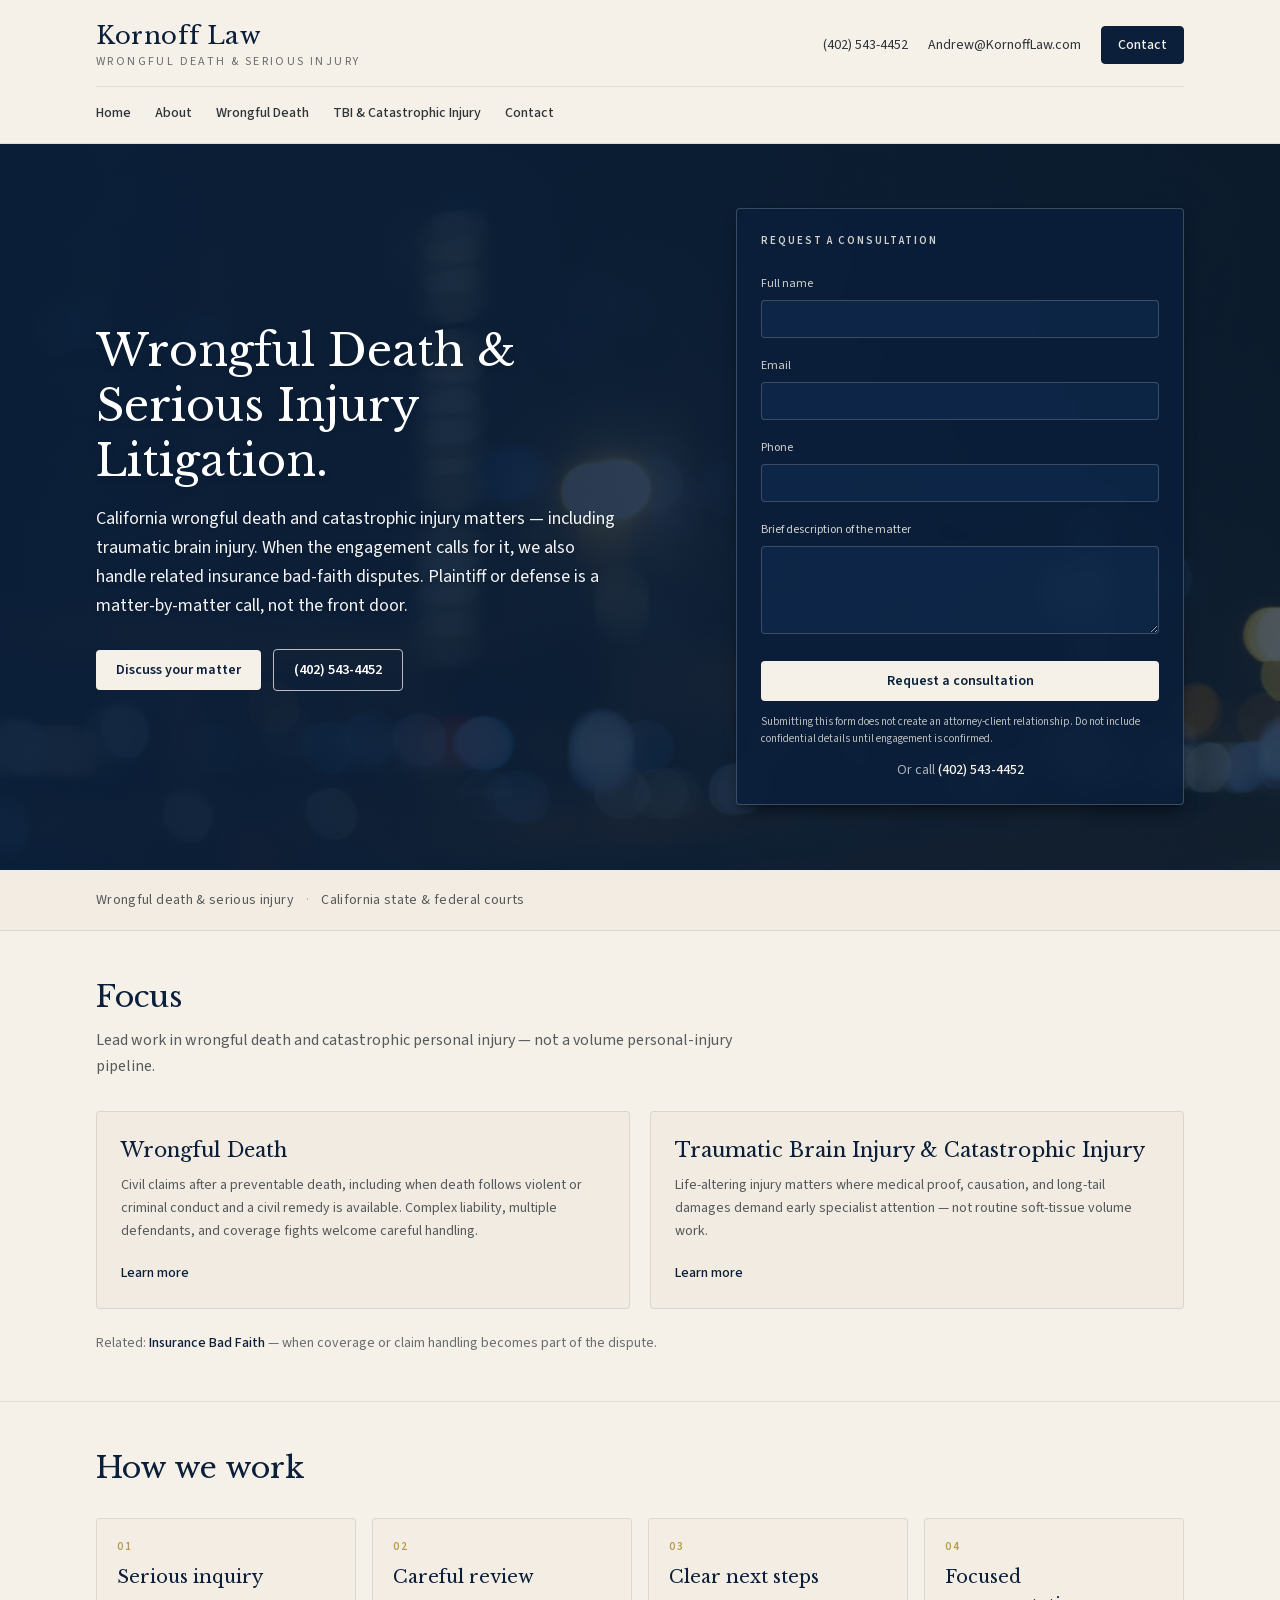
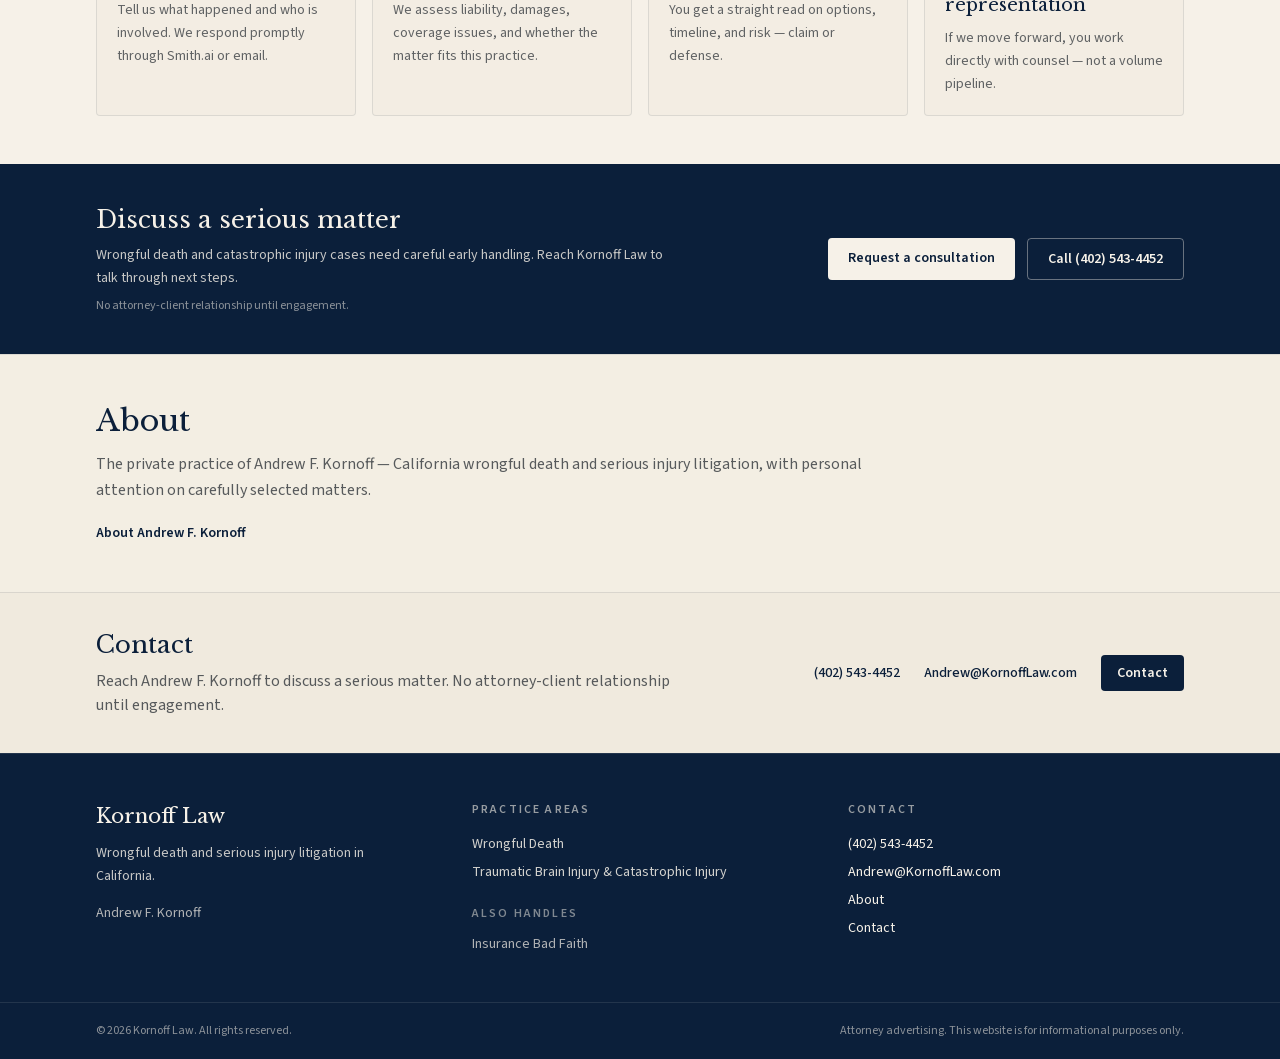
<file: index.html>
<!DOCTYPE html><html lang="en" class="source_sans_3_71916a2c-module__5x7SKq__variable libre_baskerville_9acbd076-module__zNkfeW__variable h-full"><head><meta charSet="utf-8"/><meta name="viewport" content="width=device-width, initial-scale=1"/><link rel="preload" href="/_next/static/media/38df7484fe560b25-s.p.34k3f59fehpay.woff2" as="font" crossorigin="" type="font/woff2"/><link rel="preload" href="/_next/static/media/47df9ba1c7236d3b-s.p.137759vg1sbmi.woff2" as="font" crossorigin="" type="font/woff2"/><link rel="preload" as="image" href="/hero-ambient.jpg"/><link rel="stylesheet" href="/_next/static/chunks/03e1jeu8qfjec.css" data-precedence="next"/><link rel="preload" as="script" fetchPriority="low" href="/_next/static/chunks/310vm2bl3xxpt.js"/><script src="/_next/static/chunks/19mx3mg6lkumu.js" async=""></script><script src="/_next/static/chunks/1mh6a-0e61pyc.js" async=""></script><script src="/_next/static/chunks/1eh83f1trsv72.js" async=""></script><script src="/_next/static/chunks/turbopack-3w3x71kt61-jj.js" async=""></script><script src="/_next/static/chunks/1mpnoxox0-4cg.js" async=""></script><script src="/_next/static/chunks/1av5m01hlr0nq.js" async=""></script><title>Kornoff Law | Wrongful Death &amp; Serious Injury</title><meta name="description" content="California wrongful death and serious injury litigation, including traumatic brain injury and catastrophic injury. Insurance bad faith when related to the matter."/><meta name="robots" content="index, follow"/><meta property="og:title" content="Kornoff Law | Wrongful Death &amp; Serious Injury"/><meta property="og:description" content="California wrongful death and serious injury litigation, including traumatic brain injury and catastrophic injury. Insurance bad faith when related to the matter."/><meta property="og:url" content="https://kornofflaw.com"/><meta property="og:site_name" content="Kornoff Law"/><meta property="og:locale" content="en_US"/><meta property="og:type" content="website"/><meta name="twitter:card" content="summary"/><meta name="twitter:title" content="Kornoff Law | Wrongful Death &amp; Serious Injury"/><meta name="twitter:description" content="California wrongful death and serious injury litigation, including traumatic brain injury and catastrophic injury. Insurance bad faith when related to the matter."/><link rel="icon" href="/favicon.ico?favicon.2vob68tjqpejf.ico" sizes="256x256" type="image/x-icon"/><meta name="next-size-adjust" content=""/><script src="/_next/static/chunks/0cz1d0mv5g_q7.js" noModule=""></script></head><body class="flex min-h-full flex-col bg-cream font-sans text-charcoal antialiased"><div hidden=""><!--$--><!--/$--></div><header class="border-b border-navy/10 bg-cream/95 backdrop-blur"><div class="mx-auto flex max-w-6xl flex-col gap-4 px-4 py-5 sm:px-6 lg:px-8"><div class="flex flex-col gap-4 sm:flex-row sm:items-center sm:justify-between"><a class="group" href="/"><span class="block font-serif text-2xl tracking-wide text-navy">Kornoff Law</span><span class="mt-0.5 block text-xs uppercase tracking-[0.2em] text-charcoal/70">Wrongful Death &amp; Serious Injury</span></a><div class="flex flex-wrap items-center gap-x-5 gap-y-2 text-sm text-charcoal"><a href="tel:+14025434452" class="hover:text-navy">(402) 543-4452</a><a href="mailto:Andrew@KornoffLaw.com" class="hover:text-navy">Andrew@KornoffLaw.com</a><a class="rounded border border-navy bg-navy px-4 py-2 text-sm font-medium text-cream transition hover:bg-navy-light" href="/contact">Contact</a></div></div><nav aria-label="Primary" class="flex flex-wrap items-center gap-x-6 gap-y-2 border-t border-navy/10 pt-4 text-sm"><a class="font-medium text-charcoal hover:text-navy" href="/">Home</a><a class="font-medium text-charcoal hover:text-navy" href="/about">About</a><a class="font-medium text-charcoal hover:text-navy" href="/practice/wrongful-death">Wrongful Death</a><a class="font-medium text-charcoal hover:text-navy" href="/practice/traumatic-brain-injury">TBI &amp; Catastrophic Injury</a><a class="font-medium text-charcoal hover:text-navy" href="/contact">Contact</a></nav></div></header><main class="flex-1 pb-20 md:pb-0"><section class="relative overflow-hidden border-b border-navy/10 bg-navy text-cream"><div class="pointer-events-none absolute inset-0 overflow-hidden" aria-hidden="true"><img src="/hero-ambient.jpg" alt="" class="absolute inset-0 h-full w-full object-cover"/><div class="absolute inset-0 bg-gradient-to-r from-navy/95 via-navy/85 to-navy/70"></div></div><div class="relative z-10 mx-auto grid max-w-6xl gap-10 px-4 py-12 sm:px-6 lg:grid-cols-2 lg:items-center lg:gap-12 lg:px-8 lg:py-16"><div><h1 class="max-w-xl font-serif text-3xl leading-tight text-white drop-shadow-md sm:text-4xl lg:text-[2.75rem]">Wrongful Death &amp; Serious Injury Litigation.</h1><p class="mt-4 max-w-xl text-base leading-relaxed text-white/95 drop-shadow sm:text-lg">California wrongful death and catastrophic injury matters — including traumatic brain injury. When the engagement calls for it, we also handle related insurance bad-faith disputes. Plaintiff or defense is a matter-by-matter call, not the front door.</p><div class="mt-7 flex flex-wrap items-center gap-3"><a class="rounded bg-cream px-5 py-2.5 text-sm font-semibold text-navy transition hover:bg-cream-dark" href="/contact">Discuss your matter</a><a href="tel:+14025434452" class="rounded border border-white/70 px-5 py-2.5 text-sm font-semibold text-white transition hover:border-white hover:bg-white/10">(402) 543-4452</a></div></div><div id="inquiry" class="lg:justify-self-end lg:w-full lg:max-w-md"><form class="rounded border border-white/20 bg-navy/90 p-5 shadow-lg shadow-black/40 backdrop-blur-sm sm:p-6" aria-label="Request a consultation"><p class="text-[11px] font-semibold uppercase tracking-[0.18em] text-cream/85">Request a consultation</p><div class="mt-5 space-y-3.5"><label class="block"><span class="text-xs text-cream/85">Full name</span><input type="text" autoComplete="name" class="mt-1.5 w-full rounded border border-cream/20 bg-navy-light/40 px-3 py-2 text-sm text-cream placeholder:text-cream/55 focus:border-gold/60 focus:outline-none focus:ring-1 focus:ring-gold/40" name="name" value=""/></label><label class="block"><span class="text-xs text-cream/85">Email</span><input type="email" autoComplete="email" class="mt-1.5 w-full rounded border border-cream/20 bg-navy-light/40 px-3 py-2 text-sm text-cream placeholder:text-cream/55 focus:border-gold/60 focus:outline-none focus:ring-1 focus:ring-gold/40" name="email" value=""/></label><label class="block"><span class="text-xs text-cream/85">Phone</span><input type="tel" autoComplete="tel" class="mt-1.5 w-full rounded border border-cream/20 bg-navy-light/40 px-3 py-2 text-sm text-cream placeholder:text-cream/55 focus:border-gold/60 focus:outline-none focus:ring-1 focus:ring-gold/40" name="phone" value=""/></label><label class="block"><span class="text-xs text-cream/85">Brief description of the matter</span><textarea name="matter" rows="3" class="mt-1.5 w-full rounded border border-cream/20 bg-navy-light/40 px-3 py-2 text-sm text-cream placeholder:text-cream/55 focus:border-gold/60 focus:outline-none focus:ring-1 focus:ring-gold/40 min-h-[5.5rem] resize-y"></textarea></label></div><button type="submit" class="mt-5 w-full rounded bg-cream px-4 py-2.5 text-sm font-semibold text-navy transition hover:bg-cream-dark disabled:opacity-70">Request a consultation</button><p class="mt-3 text-[11px] leading-relaxed text-cream/75">Submitting this form does not create an attorney-client relationship. Do not include confidential details until engagement is confirmed.</p><p class="mt-3 text-center text-sm text-cream/70">Or call<!-- --> <a href="tel:+14025434452" class="font-medium text-cream underline-offset-2 hover:underline">(402) 543-4452</a></p></form></div></div></section><section class="border-b border-navy/10 bg-cream-dark/40"><div class="mx-auto max-w-6xl px-4 py-5 sm:px-6 lg:px-8"><p class="text-sm tracking-wide text-charcoal/80">Wrongful death &amp; serious injury<span class="mx-3 text-navy/30">·</span>California state &amp; federal courts</p></div></section><section class="mx-auto max-w-6xl px-4 py-10 sm:px-6 lg:px-8 lg:py-12"><div class="max-w-2xl"><h2 class="font-serif text-2xl text-navy sm:text-3xl">Focus</h2><p class="mt-3 text-base leading-relaxed text-charcoal/80">Lead work in wrongful death and catastrophic personal injury — not a volume personal-injury pipeline.</p></div><div class="mt-8 grid gap-5 md:grid-cols-2"><a class="rounded border border-navy/10 bg-cream-dark/40 p-5 transition hover:border-navy/30 hover:bg-cream-dark/70 sm:p-6" href="/practice/wrongful-death"><h3 class="font-serif text-xl text-navy">Wrongful Death</h3><p class="mt-2.5 text-sm leading-relaxed text-charcoal/80">Civil claims after a preventable death, including when death follows violent or criminal conduct and a civil remedy is available. Complex liability, multiple defendants, and coverage fights welcome careful handling.</p><span class="mt-5 inline-block text-sm font-medium text-navy">Learn more</span></a><a class="rounded border border-navy/10 bg-cream-dark/40 p-5 transition hover:border-navy/30 hover:bg-cream-dark/70 sm:p-6" href="/practice/traumatic-brain-injury"><h3 class="font-serif text-xl text-navy">Traumatic Brain Injury &amp; Catastrophic Injury</h3><p class="mt-2.5 text-sm leading-relaxed text-charcoal/80">Life-altering injury matters where medical proof, causation, and long-tail damages demand early specialist attention — not routine soft-tissue volume work.</p><span class="mt-5 inline-block text-sm font-medium text-navy">Learn more</span></a></div><p class="mt-6 text-sm text-charcoal/70">Related:<!-- --> <a class="font-medium text-navy hover:underline" href="/practice/insurance-bad-faith">Insurance Bad Faith</a> <!-- -->— when coverage or claim handling becomes part of the dispute.</p></section><section class="border-t border-navy/10 bg-cream"><div class="mx-auto max-w-6xl px-4 py-10 sm:px-6 lg:px-8 lg:py-12"><h2 class="font-serif text-2xl text-navy sm:text-3xl">How we work</h2><ol class="mt-8 grid gap-4 sm:grid-cols-2 lg:grid-cols-4"><li class="rounded border border-navy/10 bg-cream-dark/30 p-4 sm:p-5"><p class="text-[11px] font-semibold uppercase tracking-[0.18em] text-gold">01</p><h3 class="mt-2 font-serif text-lg text-navy">Serious inquiry</h3><p class="mt-2 text-sm leading-relaxed text-charcoal/75">Tell us what happened and who is involved. We respond promptly through Smith.ai or email.</p></li><li class="rounded border border-navy/10 bg-cream-dark/30 p-4 sm:p-5"><p class="text-[11px] font-semibold uppercase tracking-[0.18em] text-gold">02</p><h3 class="mt-2 font-serif text-lg text-navy">Careful review</h3><p class="mt-2 text-sm leading-relaxed text-charcoal/75">We assess liability, damages, coverage issues, and whether the matter fits this practice.</p></li><li class="rounded border border-navy/10 bg-cream-dark/30 p-4 sm:p-5"><p class="text-[11px] font-semibold uppercase tracking-[0.18em] text-gold">03</p><h3 class="mt-2 font-serif text-lg text-navy">Clear next steps</h3><p class="mt-2 text-sm leading-relaxed text-charcoal/75">You get a straight read on options, timeline, and risk — claim or defense.</p></li><li class="rounded border border-navy/10 bg-cream-dark/30 p-4 sm:p-5"><p class="text-[11px] font-semibold uppercase tracking-[0.18em] text-gold">04</p><h3 class="mt-2 font-serif text-lg text-navy">Focused representation</h3><p class="mt-2 text-sm leading-relaxed text-charcoal/75">If we move forward, you work directly with counsel — not a volume pipeline.</p></li></ol></div></section><section class="bg-navy text-cream"><div class="mx-auto flex max-w-6xl flex-col gap-5 px-4 py-9 sm:px-6 lg:flex-row lg:items-center lg:justify-between lg:px-8 lg:py-10"><div><h2 class="font-serif text-2xl text-cream">Discuss a serious matter</h2><p class="mt-2 max-w-xl text-sm leading-relaxed text-cream/80">Wrongful death and catastrophic injury cases need careful early handling. Reach Kornoff Law to talk through next steps.</p><p class="mt-2 text-xs text-cream/55">No attorney-client relationship until engagement.</p></div><div class="flex flex-wrap gap-3"><a class="rounded bg-cream px-5 py-2.5 text-sm font-semibold text-navy transition hover:bg-cream-dark" href="/contact">Request a consultation</a><a href="tel:+14025434452" class="rounded border border-cream/40 px-5 py-2.5 text-sm font-semibold text-cream transition hover:border-cream hover:bg-cream/5">Call <!-- -->(402) 543-4452</a></div></div></section><section class="border-t border-navy/10 bg-cream-dark/30"><div class="mx-auto max-w-6xl px-4 py-10 sm:px-6 lg:px-8 lg:py-12"><h2 class="font-serif text-2xl text-navy sm:text-3xl">About</h2><p class="mt-3 max-w-3xl text-base leading-relaxed text-charcoal/80">The private practice of <!-- -->Andrew F. Kornoff<!-- --> — California wrongful death and serious injury litigation, with personal attention on carefully selected matters.</p><a class="mt-5 inline-block text-sm font-semibold text-navy hover:underline" href="/about">About <!-- -->Andrew F. Kornoff</a></div></section><section class="border-t border-navy/10 bg-cream-dark/50"><div class="mx-auto flex max-w-6xl flex-col gap-5 px-4 py-9 sm:px-6 lg:flex-row lg:items-center lg:justify-between lg:px-8"><div><h2 class="font-serif text-2xl text-navy">Contact</h2><p class="mt-2 max-w-xl text-charcoal/80">Reach <!-- -->Andrew F. Kornoff<!-- --> to discuss a serious matter. No attorney-client relationship until engagement.</p></div><div class="flex flex-col gap-2 text-sm sm:flex-row sm:items-center sm:gap-6"><a href="tel:+14025434452" class="font-medium text-navy hover:underline">(402) 543-4452</a><a href="mailto:Andrew@KornoffLaw.com" class="font-medium text-navy hover:underline">Andrew@KornoffLaw.com</a><a class="rounded bg-navy px-4 py-2 font-semibold text-cream hover:bg-navy-light" href="/contact">Contact</a></div></div></section><!--$--><!--/$--></main><footer class="mt-auto border-t border-cream/10 bg-navy text-cream"><div class="mx-auto grid max-w-6xl gap-10 px-4 py-12 sm:px-6 md:grid-cols-3 lg:px-8"><div><p class="font-serif text-xl">Kornoff Law</p><p class="mt-3 max-w-xs text-sm leading-relaxed text-cream/80">Wrongful death and serious injury litigation in California.</p><p class="mt-4 text-sm text-cream/70">Andrew F. Kornoff</p></div><div><p class="text-xs font-semibold uppercase tracking-[0.18em] text-cream/60">Practice Areas</p><ul class="mt-4 space-y-2 text-sm"><li><a class="text-cream/85 hover:text-cream" href="/practice/wrongful-death">Wrongful Death</a></li><li><a class="text-cream/85 hover:text-cream" href="/practice/traumatic-brain-injury">Traumatic Brain Injury &amp; Catastrophic Injury</a></li></ul><p class="mt-6 text-xs font-semibold uppercase tracking-[0.18em] text-cream/50">Also handles</p><ul class="mt-3 space-y-2 text-sm"><li><a class="text-cream/70 hover:text-cream" href="/practice/insurance-bad-faith">Insurance Bad Faith</a></li></ul></div><div><p class="text-xs font-semibold uppercase tracking-[0.18em] text-cream/60">Contact</p><ul class="mt-4 space-y-2 text-sm"><li><a href="tel:+14025434452" class="hover:text-cream">(402) 543-4452</a></li><li><a href="mailto:Andrew@KornoffLaw.com" class="hover:text-cream">Andrew@KornoffLaw.com</a></li><li><a class="hover:text-cream" href="/about">About</a></li><li><a class="hover:text-cream" href="/contact">Contact</a></li></ul></div></div><div class="border-t border-cream/10"><div class="mx-auto flex max-w-6xl flex-col gap-2 px-4 py-5 text-xs text-cream/55 sm:flex-row sm:items-center sm:justify-between sm:px-6 lg:px-8"><p>© <!-- -->2026<!-- --> <!-- -->Kornoff Law<!-- -->. All rights reserved.</p><p>Attorney advertising. This website is for informational purposes only.</p></div></div></footer><div class="fixed inset-x-0 bottom-0 z-50 border-t border-navy/15 bg-cream/95 px-3 py-2.5 shadow-[0_-4px_20px_rgba(11,31,58,0.12)] backdrop-blur md:hidden"><div class="mx-auto flex max-w-lg gap-2"><a href="tel:+14025434452" class="flex flex-1 items-center justify-center rounded border border-navy/20 bg-cream px-3 py-2.5 text-sm font-semibold text-navy">Call</a><a class="flex flex-1 items-center justify-center rounded bg-navy px-3 py-2.5 text-sm font-semibold text-cream" href="/contact">Discuss</a></div></div><script src="/_next/static/chunks/310vm2bl3xxpt.js" id="_R_" async=""></script><script>(self.__next_f=self.__next_f||[]).push([0])</script><script>self.__next_f.push([1,"1:\"$Sreact.fragment\"\n2:I[22016,[\"/_next/static/chunks/1mpnoxox0-4cg.js\",\"/_next/static/chunks/1av5m01hlr0nq.js\"],\"\"]\n3:I[39756,[\"/_next/static/chunks/1mpnoxox0-4cg.js\"],\"default\"]\n4:I[37457,[\"/_next/static/chunks/1mpnoxox0-4cg.js\"],\"default\"]\nd:I[68027,[\"/_next/static/chunks/1mpnoxox0-4cg.js\"],\"default\",1]\n:HL[\"/_next/static/chunks/03e1jeu8qfjec.css\",\"style\"]\n:HL[\"/_next/static/media/38df7484fe560b25-s.p.34k3f59fehpay.woff2\",\"font\",{\"crossOrigin\":\"\",\"type\":\"font/woff2\"}]\n:HL[\"/_next/static/media/47df9ba1c7236d3b-s.p.137759vg1sbmi.woff2\",\"font\",{\"crossOrigin\":\"\",\"type\":\"font/woff2\"}]\n0:{\"P\":null,\"c\":[\"\",\"\"],\"q\":\"\",\"i\":false,\"f\":[[[\"\",{\"children\":[\"__PAGE__\",{},\"$undefined\",\"$undefined\",4608]},\"$undefined\",\"$undefined\",4624],[[\"$\",\"$1\",\"c\",{\"children\":[[[\"$\",\"link\",\"0\",{\"rel\":\"stylesheet\",\"href\":\"/_next/static/chunks/03e1jeu8qfjec.css\",\"precedence\":\"next\",\"crossOrigin\":\"$undefined\",\"nonce\":\"$undefined\"}],[\"$\",\"script\",\"script-0\",{\"src\":\"/_next/static/chunks/1mpnoxox0-4cg.js\",\"async\":true,\"nonce\":\"$undefined\"}]],[\"$\",\"html\",null,{\"lang\":\"en\",\"className\":\"source_sans_3_71916a2c-module__5x7SKq__variable libre_baskerville_9acbd076-module__zNkfeW__variable h-full\",\"children\":[\"$\",\"body\",null,{\"className\":\"flex min-h-full flex-col bg-cream font-sans text-charcoal antialiased\",\"children\":[[\"$\",\"header\",null,{\"className\":\"border-b border-navy/10 bg-cream/95 backdrop-blur\",\"children\":[\"$\",\"div\",null,{\"className\":\"mx-auto flex max-w-6xl flex-col gap-4 px-4 py-5 sm:px-6 lg:px-8\",\"children\":[[\"$\",\"div\",null,{\"className\":\"flex flex-col gap-4 sm:flex-row sm:items-center sm:justify-between\",\"children\":[[\"$\",\"$L2\",null,{\"href\":\"/\",\"className\":\"group\",\"children\":[[\"$\",\"span\",null,{\"className\":\"block font-serif text-2xl tracking-wide text-navy\",\"children\":\"Kornoff Law\"}],[\"$\",\"span\",null,{\"className\":\"mt-0.5 block text-xs uppercase tracking-[0.2em] text-charcoal/70\",\"children\":\"Wrongful Death \u0026 Serious Injury\"}]]}],[\"$\",\"div\",null,{\"className\":\"flex flex-wrap items-center gap-x-5 gap-y-2 text-sm text-charcoal\",\"children\":[[\"$\",\"a\",null,{\"href\":\"tel:+14025434452\",\"className\":\"hover:text-navy\",\"children\":\"(402) 543-4452\"}],[\"$\",\"a\",null,{\"href\":\"mailto:Andrew@KornoffLaw.com\",\"className\":\"hover:text-navy\",\"children\":\"Andrew@KornoffLaw.com\"}],[\"$\",\"$L2\",null,{\"href\":\"/contact\",\"className\":\"rounded border border-navy bg-navy px-4 py-2 text-sm font-medium text-cream transition hover:bg-navy-light\",\"children\":\"Contact\"}]]}]]}],[\"$\",\"nav\",null,{\"aria-label\":\"Primary\",\"className\":\"flex flex-wrap items-center gap-x-6 gap-y-2 border-t border-navy/10 pt-4 text-sm\",\"children\":[[\"$\",\"$L2\",\"/\",{\"href\":\"/\",\"className\":\"font-medium text-charcoal hover:text-navy\",\"children\":\"Home\"}],[\"$\",\"$L2\",\"/about\",{\"href\":\"/about\",\"className\":\"font-medium text-charcoal hover:text-navy\",\"children\":\"About\"}],[\"$\",\"$L2\",\"/practice/wrongful-death\",{\"href\":\"/practice/wrongful-death\",\"className\":\"font-medium text-charcoal hover:text-navy\",\"children\":\"Wrongful Death\"}],[\"$\",\"$L2\",\"/practice/traumatic-brain-injury\",{\"href\":\"/practice/traumatic-brain-injury\",\"className\":\"font-medium text-charcoal hover:text-navy\",\"children\":\"TBI \u0026 Catastrophic Injury\"}],[\"$\",\"$L2\",\"/contact\",{\"href\":\"/contact\",\"className\":\"font-medium text-charcoal hover:text-navy\",\"children\":\"Contact\"}]]}]]}]}],[\"$\",\"main\",null,{\"className\":\"flex-1 pb-20 md:pb-0\",\"children\":[\"$\",\"$L3\",null,{\"parallelRouterKey\":\"children\",\"error\":\"$undefined\",\"errorStyles\":\"$undefined\",\"errorScripts\":\"$undefined\",\"template\":[\"$\",\"$L4\",null,{}],\"templateStyles\":\"$undefined\",\"templateScripts\":\"$undefined\",\"notFound\":[[[\"$\",\"title\",null,{\"children\":\"404: This page could not be found.\"}],[\"$\",\"div\",null,{\"style\":{\"fontFamily\":\"system-ui,\\\"Segoe UI\\\",Roboto,Helvetica,Arial,sans-serif,\\\"Apple Color Emoji\\\",\\\"Segoe UI Emoji\\\"\",\"height\":\"100vh\",\"textAlign\":\"center\",\"display\":\"flex\",\"flexDirection\":\"column\",\"alignItems\":\"center\",\"justifyContent\":\"center\"},\"children\":[\"$\",\"div\",null,{\"children\":[[\"$\",\"style\",null,{\"dangerouslySetInnerHTML\":{\"__html\":\"body{color:#000;background:#fff;margin:0}.next-error-h1{border-right:1px solid rgba(0,0,0,.3)}@media (prefers-color-scheme:dark){body{color:#fff;background:#000}.next-error-h1{border-right:1px solid rgba(255,255,255,.3)}}\"}}],[\"$\",\"h1\",null,{\"className\":\"next-error-h1\",\"style\":{\"display\":\"inline-block\",\"margin\":\"0 20px 0 0\",\"padding\":\"0 23px 0 0\",\"fontSize\":24,\"fontWeight\":500,\"verticalAlign\":\"top\",\"lineHeight\":\"49px\"},\"children\":404}],[\"$\",\"div\",null,{\"style\":{\"display\":\"inline-block\"},\"children\":[\"$\",\"h2\",null,{\"style\":{\"fontSize\":14,\"fontWeight\":400,\"lineHeight\":\"49px\",\"margin\":0},\"children\":\"This page could not be found.\"}]}]]}]}]],[]],\"forbidden\":\"$undefined\",\"unauthorized\":\"$undefined\"}]}],[\"$\",\"footer\",null,{\"className\":\"mt-auto border-t border-cream/10 bg-navy text-cream\",\"children\":[[\"$\",\"div\",null,{\"className\":\"mx-auto grid max-w-6xl gap-10 px-4 py-12 sm:px-6 md:grid-cols-3 lg:px-8\",\"children\":[[\"$\",\"div\",null,{\"children\":[[\"$\",\"p\",null,{\"className\":\"font-serif text-xl\",\"children\":\"Kornoff Law\"}],\"$L5\",\"$L6\"]}],\"$L7\",\"$L8\"]}],\"$L9\"]}],\"$La\"]}]}]]}],{\"children\":[\"$Lb\",{},null,false,null]},null,false,null],\"$Lc\",false]],\"m\":\"$undefined\",\"G\":[\"$d\",[\"$Le\"]],\"S\":true,\"h\":null,\"r\":\"$undefined\",\"s\":\"$undefined\",\"a\":\"$undefined\",\"l\":\"$undefined\",\"p\":\"$undefined\",\"d\":\"$undefined\",\"b\":\"kornoff-pages\"}\nf:I[35179,[\"/_next/static/chunks/1mpnoxox0-4cg.js\",\"/_next/static/chunks/1av5m01hlr0nq.js\"],\"HeroAmbientBackground\"]\n10:I[33376,[\"/_next/static/chunks/1mpnoxox0-4cg.js\",\"/_next/static/chunks/1av5m01hlr0nq.js\"],\"HeroInquiryForm\"]\n18:I[97367,[\"/_next/static/chunks/1mpnoxox0-4cg.js\"],\"ViewportBoundary\"]\n1a:I[97367,[\"/_next/static/chunks/1mpnoxox0-4cg.js\"],\"MetadataBoundary\"]\n1b:\"$Sreact.suspense\"\n5:[\"$\",\"p\",null,{\"className\":\"mt-3 max-w-xs text-sm leading-relaxed text-cream/80\",\"children\":\"Wrongful death and serious injury litigation in California.\"}]\n6:[\"$\",\"p\",null,{\"className\":\"mt-4 text-sm text-cream/70\",\"children\":\"Andrew F. Kornoff\"}]\n7:[\"$\",\"div\",null,{\"children\":[[\"$\",\"p\",null,{\"className\":\"text-xs font-semibold uppercase tracking-[0.18em] text-cream/60\",\"children\":\"Practice Areas\"}],[\"$\",\"ul\",null,{\"className\":\"mt-4 space-y-2 text-sm\",\"children\":[[\"$\",\"li\",\"wrongful-death\",{\"children\":[\"$\",\"$L2\",null,{\"href\":\"/practice/wrongful-death\",\"className\":\"text-cream/85 hover:text-cream\",\"children\":\"Wrongful Death\"}]}],[\"$\",\"li\",\"traumatic-brain-injury\",{\"children\":[\"$\",\"$L2\",null,{\"href\":\"/practice/traumatic-brain-injury\",\"className\":\"text-cream/85 hover:text-cream\",\"children\":\"Traumatic Brain Injury \u0026 Catastrophic Injury\"}]}]]}],[\"$\",\"p\",null,{\"className\":\"mt-6 text-xs font-semibold uppercase tracking-[0.18em] text-cream/50\",\"children\":\"Also handles\"}],[\"$\",\"ul\",null,{\"className\":\"mt-3 space-y-2 text-sm\",\"children\":[[\"$\",\"li\",\"insurance-bad-faith\",{\"children\":[\"$\",\"$L2\",null,{\"href\":\"/practice/insurance-bad-faith\",\"className\":\"text-cream/70 hover:text-cream\",\"children\":\"Insurance Bad Faith\"}]}]]}]]}]\n8:[\"$\",\"div\",null,{\"children\":[[\"$\",\"p\",null,{\"className\":\"text-xs font-semibold uppercase tracking-[0.18em] text-cream/60\",\"children\":\"Contact\"}],[\"$\",\"ul\",null,{\"className\":\"mt-4 space-y-2 text-sm\",\"children\":[[\"$\",\"li\",null,{\"children\":[\"$\",\"a\",null,{\"href\":\"tel:+14025434452\",\"className\":\"hover:text-cream\",\"children\":\"(402) 543-4452\"}]}],[\"$\",\"li\",null,{\"children\":[\"$\",\"a\",null,{\"href\":\"mailto:Andrew@KornoffLaw.com\",\"className\":\"hover:text-cream\",\"children\":\"Andrew@KornoffLaw.com\"}]}],[\"$\",\"li\",null,{\"children\":[\"$\",\"$L2\",null,{\"href\":\"/about\",\"className\":\"hover:text-cream\",\"children\":\"About\"}]}],[\"$\",\"li\",null,{\"children\":[\"$\",\"$L2\",null,{\"href\":\"/contact\",\"className\":\"hover:text-cream\",\"children\":\"Contact\"}]}]]}]]}]\n9:[\"$\",\"div\",null,{\"className\":\"border-t border-cream/10\",\"children\":[\"$\",\"div\",null,{\"className\":\"mx-auto flex max-w-6xl flex-col gap-2 px-4 py-5 text-xs text-cream/55 sm:flex-row sm:items-center sm:justify-between sm:px-6 lg:px-8\",\"children\":[[\"$\",\"p\",null,{\"children\":[\"© \",2026,\" \",\"Kornoff Law\",\". All rights reserved.\"]}],[\"$\",\"p\",null,{\"children\":\"Attorney advertising. This website is for informational purposes only.\"}]]}]}]\na:[\"$\",\"div\",null,{\"className\":\"fixed inset-x-0 bottom-0 z-50 border-t border-navy/15 bg-cream/95 px-3 py-2.5 shadow-[0_-4px_20px_rgba(11,31,58,0.12)] backdrop-blur md:hidden\",\"children\":[\"$\",\"div\",null,{\"className\":\"mx-auto flex max-w-lg gap-2\",\"children\":[[\"$\",\"a\",null,{\"href\":\"tel:+14025434452\",\"className\":\"flex flex-1 items-center justify-center rounded border border-navy/20 bg-cream px-3 py-2.5 text-sm font-semibold text-navy\",\"children\":\"Call\"}],[\"$\",\"$L2\",null,{\"href\":\"/contact\",\"className\":\"flex flex-1 items-center justify-center rounded bg-navy px-3 py-2.5 text-sm font-semibold text-cream\",\"children\":\"Discuss\"}]]}]}]\nb:[\"$\",\"$1\",\"c\",{\"children\":[[[\"$\",\"section\",null,{\"className\":\"relative overflow-hidden border-b border-navy/10 bg-navy text-cream\",\"children\":[[\"$\",\"$Lf\",null,{}],[\"$\",\"div\",null,{\"className\":\"relative z-10 mx-auto grid max-w-6xl gap-10 px-4 py-12 sm:px-6 lg:grid-cols-2 lg:items-center lg:gap-12 lg:px-8 lg:py-16\",\"children\":[[\"$\",\"div\",null,{\"children\":[[\"$\",\"h1\",null,{\"className\":\"max-w-xl font-serif text-3xl leading-tight text-white drop-shadow-md sm:text-4xl lg:text-[2.75rem]\",\"children\":\"Wrongful Death \u0026 Serious Injury Litigation.\"}],[\"$\",\"p\",null,{\"className\":\"mt-4 max-w-xl text-base leading-relaxed text-white/95 drop-shadow sm:text-lg\",\"children\":\"California wrongful death and catastrophic injury matters — including traumatic brain injury. When the engagement calls for it, we also handle related insurance bad-faith disputes. Plaintiff or defense is a matter-by-matter call, not the front door.\"}],[\"$\",\"div\",null,{\"className\":\"mt-7 flex flex-wrap items-center gap-3\",\"children\":[[\"$\",\"$L2\",null,{\"href\":\"/contact\",\"className\":\"rounded bg-cream px-5 py-2.5 text-sm font-semibold text-navy transition hover:bg-cream-dark\",\"children\":\"Discuss your matter\"}],[\"$\",\"a\",null,{\"href\":\"tel:+14025434452\",\"className\":\"rounded border border-white/70 px-5 py-2.5 text-sm font-semibold text-white transition hover:border-white hover:bg-white/10\",\"children\":\"(402) 543-4452\"}]]}]]}],[\"$\",\"div\",null,{\"id\":\"inquiry\",\"className\":\"lg:justify-self-end lg:w-full lg:max-w-md\",\"children\":[\"$\",\"$L10\",null,{}]}]]}]]}],[\"$\",\"section\",null,{\"className\":\"border-b border-navy/10 bg-cream-dark/40\",\"children\":[\"$\",\"div\",null,{\"className\":\"mx-auto max-w-6xl px-4 py-5 sm:px-6 lg:px-8\",\"children\":[\"$\",\"p\",null,{\"className\":\"text-sm tracking-wide text-charcoal/80\",\"children\":[\"Wrongful death \u0026 serious injury\",[\"$\",\"span\",null,{\"className\":\"mx-3 text-navy/30\",\"children\":\"·\"}],\"California state \u0026 federal courts\"]}]}]}],[\"$\",\"section\",null,{\"className\":\"mx-auto max-w-6xl px-4 py-10 sm:px-6 lg:px-8 lg:py-12\",\"children\":[[\"$\",\"div\",null,{\"className\":\"max-w-2xl\",\"children\":[[\"$\",\"h2\",null,{\"className\":\"font-serif text-2xl text-navy sm:text-3xl\",\"children\":\"Focus\"}],[\"$\",\"p\",null,{\"className\":\"mt-3 text-base leading-relaxed text-charcoal/80\",\"children\":\"Lead work in wrongful death and catastrophic personal injury — not a volume personal-injury pipeline.\"}]]}],[\"$\",\"div\",null,{\"className\":\"mt-8 grid gap-5 md:grid-cols-2\",\"children\":[[\"$\",\"$L2\",\"wrongful-death\",{\"href\":\"/practice/wrongful-death\",\"className\":\"rounded border border-navy/10 bg-cream-dark/40 p-5 transition hover:border-navy/30 hover:bg-cream-dark/70 sm:p-6\",\"children\":[[\"$\",\"h3\",null,{\"className\":\"font-serif text-xl text-navy\",\"children\":\"Wrongful Death\"}],[\"$\",\"p\",null,{\"className\":\"mt-2.5 text-sm leading-relaxed text-charcoal/80\",\"children\":\"Civil claims after a preventable death, including when death follows violent or criminal conduct and a civil remedy is available. Complex liability, multiple defendants, and coverage fights welcome careful handling.\"}],[\"$\",\"span\",null,{\"className\":\"mt-5 inline-block text-sm font-medium text-navy\",\"children\":\"Learn more\"}]]}],[\"$\",\"$L2\",\"traumatic-brain-injury\",{\"href\":\"/practice/traumatic-brain-injury\",\"className\":\"rounded border border-navy/10 bg-cream-dark/40 p-5 transition hover:border-navy/30 hover:bg-cream-dark/70 sm:p-6\",\"children\":[[\"$\",\"h3\",null,{\"className\":\"font-serif text-xl text-navy\",\"children\":\"Traumatic Brain Injury \u0026 Catastrophic Injury\"}],[\"$\",\"p\",null,{\"className\":\"mt-2.5 text-sm leading-relaxed text-charcoal/80\",\"children\":\"Life-altering injury matters where medical proof, causation, and long-tail damages demand early specialist attention — not routine soft-tissue volume work.\"}],[\"$\",\"span\",null,{\"className\":\"mt-5 inline-block text-sm font-medium text-navy\",\"children\":\"Learn more\"}]]}]]}],[\"$\",\"p\",null,{\"className\":\"mt-6 text-sm text-charcoal/70\",\"children\":[\"Related:\",\" \",\"$L11\",\" \",\"— when coverage or claim handling becomes part of the dispute.\"]}]]}],\"$L12\",\"$L13\",\"$L14\",\"$L15\"],[\"$L16\"],\"$L17\"]}]\nc:[\"$\",\"$1\",\"h\",{\"children\":[null,[\"$\",\"$L18\",null,{\"children\":\"$L19\"}],[\"$\",\"div\",null,{\"hidden\":true,\"children\":[\"$\",\"$L1a\",null,{\"children\":[\"$\",\"$1b\",null,{\"name\":\"Next.Metadata\",\"children\":\"$L1c\"}]}]}],[\"$\",\"meta\",null,{\"name\":\"next-size-adjust\",\"content\":\"\"}]]}]\ne:[\"$\",\"link\",\"0\",{\"rel\":\"stylesheet\",\"href\":\"/_next/static/chunks/03e1jeu8qfjec.css\",\"precedence\":\"next\",\"crossOrigin\":\"$undefined\",\"nonce\":\"$undefined\"}]\n1d:I[97367,[\"/_next/static/chunks/1mpnoxox0-4cg.js\"],\"OutletBoundary\"]\n11:[\"$\",\"$L2\",null,{\"href\":\"/practice/insurance-bad-faith\",\"className\":\"font-medium text-navy hover:underline\",\"children\":\"Insurance Bad Faith\"}]\n12:[\"$\",\"section\",null,{\"className\":\"border-t border-navy/10 bg-cream\",\"children\":[\"$\",\"div\",null,{\"className\":\"mx-auto max-w-6xl px-4 py-10 sm:px-6 lg:px-8 lg:py-12\",\"children\":[[\"$\",\"h2\",null,{\"className\":\"font-serif text-2xl text-navy sm:text-3xl\",\"children\":\"How we work\"}],[\"$\",\"ol\",null,{\"className\":\"mt-8 grid gap-4 sm:grid-cols-2 lg:grid-cols-4\",\"children\":[[\"$\",\"li\",\"01\",{\"className\":\"rounded border border-navy/10 bg-cream-dark/30 p-4 sm:p-5\",\"children\":[[\"$\",\"p\",null,{\"className\":\"text-[11px] font-semibold uppercase tracking-[0.18em] text-gold\",\"children\":\"01\"}],[\"$\",\"h3\",null,{\"className\":\"mt-2 font-serif text-lg text-navy\",\"children\":\"Serious inquiry\"}],[\"$\",\"p\",null,{\"className\":\"mt-2 text-sm leading-relaxed text-charcoal/75\",\"children\":\"Tell us what happened and who is involved. We respond promptly through Smith.ai or email.\"}]]}],[\"$\",\"li\",\"02\",{\"className\":\"rounded border border-navy/10 bg-cream-dark/30 p-4 sm:p-5\",\"children\":[[\"$\",\"p\",null,{\"className\":\"text-[11px] font-semibold uppercase tracking-[0.18em] text-gold\",\"children\":\"02\"}],[\"$\",\"h3\",null,{\"className\":\"mt-2 font-serif text-lg text-navy\",\"children\":\"Careful review\"}],[\"$\",\"p\",null,{\"className\":\"mt-2 text-sm leading-relaxed text-charcoal/75\",\"children\":\"We assess liability, damages, coverage issues, and whether the matter fits this practice.\"}]]}],[\"$\",\"li\",\"03\",{\"className\":\"rounded border border-navy/10 bg-cream-dark/30 p-4 sm:p-5\",\"children\":[[\"$\",\"p\",null,{\"className\":\"text-[11px] font-semibold uppercase tracking-[0.18em] text-gold\",\"children\":\"03\"}],[\"$\",\"h3\",null,{\"className\":\"mt-2 font-serif text-lg text-navy\",\"children\":\"Clear next steps\"}],[\"$\",\"p\",null,{\"className\":\"mt-2 text-sm leading-relaxed text-charcoal/75\",\"children\":\"You get a straight read on options, timeline, and risk — claim or defense.\"}]]}],[\"$\",\"li\",\"04\",{\"className\":\"rounded border border-navy/10 bg-cream-dark/30 p-4 sm:p-5\",\"children\":[[\"$\",\"p\",null,{\"className\":\"text-[11px] font-semibold uppercase tracking-[0.18em] text-gold\",\"children\":\"04\"}],[\"$\",\"h3\",null,{\"className\":\"mt-2 font-serif text-lg text-navy\",\"children\":\"Focused representation\"}],[\"$\",\"p\",null,{\"className\":\"mt-2 text-sm leading-relaxed text-charcoal/75\",\"children\":\"If we move forward, you work directly with counsel — not a volume pipeline.\"}]]}]]}]]}]}]\n13:[\"$\",\"section\",null,{\"className\":\"bg-navy text-cream\",\"children\":[\"$\",\"div\",null,{\"className\":\"mx-auto flex max-w-6xl flex-col gap-5 px-4 py-9 sm:px-6 lg:flex-row lg:items-center lg:justify-between lg:px-8 lg:py-10\",\"children\":[[\"$\",\"div\",null,{\"children\":[[\"$\",\"h2\",null,{\"className\":\"font-serif text-2xl text-cream\",\"children\":\"Discuss a serious matter\"}],[\"$\",\"p\",null,{\"className\":\"mt-2 max-w-xl text-sm leading-relaxed text-cream/80\",\"children\":\"Wrongful death and catastrophic injury cases need careful early handling. Reach Kornoff Law to talk through next steps.\"}],[\"$\",\"p\",null,{\"className\":\"mt-2 text-xs text-cream/55\",\"children\":\"No attorney-client relationship until engagement.\"}]]}],[\"$\",\"div\",null,{\"className\":\"flex flex-wrap gap-3\",\"children\":[[\"$\",\"$L2\",null,{\"href\":\"/contact\",\"className\":\"rounded bg-cream px-5 py-2.5 text-sm font-semibold text-navy transition hover:bg-cream-dark\",\"children\":\"Request a consultation\"}],[\"$\",\"a\",null,{\"href\":\"tel:+14025434452\",\"className\":\"rounded border border-cream/40 px-5 py-2.5 text-sm font-semibold text-cream transition hover:border-cream hover:bg-cream/5\",\"children\":[\"Call \",\"(402) 543-4452\"]}]]}]]}]}]\n14:[\"$\",\"section\",null,{\"className\":\"border-t border-navy/10 bg-cream-dark/30\",\"children\":[\"$\",\"div\",null,{\"className\":\"mx-auto max-w-6xl px-4 py-10 sm:px-6 lg:px-8 lg:py-12\",\"children\":[[\"$\",\"h2\",null,{\"className\":\"font-serif text-2xl text-navy sm:text-3xl\",\"children\":\"About\"}],[\"$\",\"p\",null,{\"className\":\"mt-3 max-w-3xl text-base leading-relaxed text-charcoal/80\",\"children\":[\"The private practice of \",\"Andrew F. Kornoff\",\" — California wrongful death and serious injury litigation, with personal attention on carefully selected matters.\"]}],[\"$\",\"$L2\",null,{\"href\":\"/about\",\"className\":\"mt-5 inline-block text-sm font-semibold text-navy hover:underline\",\"children\":[\"About \",\"Andrew F. Kornoff\"]}]]}]}]\n15:[\"$\",\"section\",null,{\"className\":\"border-t border-navy/10 bg-cream-dark/50\",\"children\":[\"$\",\"div\",null,{\"className\":\"mx-auto flex max-w-6xl flex-col gap-5 px-4 py-9 sm:px-6 lg:flex-row lg:items-center lg:justify-between lg:px-8\",\"children\":[[\"$\",\"div\",null,{\"children\":[[\"$\",\"h2\",null,{\"className\":\"font-serif text-2xl text-navy\",\"children\":\"Contact\"}],[\"$\",\"p\",null,{\"className\":\"mt-2 max-w-xl text-charcoal/80\",\"children\":[\"Reach \",\"Andrew F. Kornoff\",\" to discuss a serious matter. No attorney-client relationship until engagement.\"]}]]}],[\"$\",\"div\",null,{\"className\":\"flex flex-col gap-2 text-sm sm:flex-row sm:items-center sm:gap-6\",\"children\":[[\"$\",\"a\",null,{\"href\":\"tel:+14025434452\",\"className\":\"font-medium text-navy hover:underline\",\"children\":\"(402) 543-4452\"}],[\"$\",\"a\",null,{\"href\":\"mailto:Andrew@KornoffLaw.com\",\"className\":\"font-medium text-navy hover:underline\",\"children\":\"Andrew@KornoffLaw.com\"}],[\"$\",\"$L2\",null,{\"href\":\"/contact\",\"className\":\"rounded bg-navy px-4 py-2 font-semibold text-cream hover:bg-navy-light\",\"children\":\"Contact\"}]]}]]}]}]\n16:[\"$\",\"script\",\"script-0\",{\"src\":\"/_next/static/chunks/1av5m01hlr0nq.js\",\"async\":true,\"nonce\":\"$undefined\"}]\n17:[\"$\",\"$L1d\",null,{\"children\":[\"$\",\"$1b\",null,{\"name\":\"Next.MetadataOutlet\",\"children\":\"$@1e\"}]}]\n19:[[\"$\",\"meta\",\"0\",{\"charSet\":\"utf-8\"}],[\"$\",\"meta\",\"1\",{\"name\":\"viewport\",\"content\":\"width=device-width, initial-scale=1\"}]]\n1f:I[27201,[\"/_next/static/chunks/1mpnoxox0-4cg.js\"],\"IconMark\"]\n1c:[[\"$\",\"title\",\"0\",{\"children\":\"Kornoff Law | Wrongful Death \u0026 Serious Injury\"}],[\"$\",\"meta\",\"1\",{\"name\":\"description\",\"content\":\"California wrongful death and serious injury litigation, including traumatic brain injury and catastrophic injury. Insurance bad faith when related to the matter.\"}],[\"$\",\"meta\",\"2\",{\"name\":\"robots\",\"content\":\"index, follow\"}],[\"$\",\"meta\",\"3\",{\"property\":\"og:title\",\"content\":\"Kornoff Law | Wrongful Death \u0026 Serious Injury\"}],[\"$\",\"meta\",\"4\",{\"property\":\"og:description\",\"content\":\"California wrongful death and serious injury litigation, including traumatic brain injury and catastrophic injury. Insurance bad faith when related to the matter.\"}],[\"$\",\"meta\",\"5\",{\"property\":\"og:url\",\"content\":\"https://kornofflaw.com\"}],[\"$\",\"meta\",\"6\",{\"property\":\"og:site_name\",\"content\":\"Kornoff Law\"}],[\"$\",\"meta\",\"7\",{\"property\":\"og:locale\",\"content\":\"en_US\"}],[\"$\",\"meta\",\"8\",{\"property\":\"og:type\",\"content\":\"website\"}],[\"$\",\"meta\",\"9\",{\"name\":\"twitter:card\",\"content\":\"summary\"}],[\"$\",\"meta\",\"10\",{\"name\":\"twitter:title\",\"content\":\"Kornoff Law | Wrongful Death \u0026 Serious Injury\"}],[\"$\",\"meta\",\"11\",{\"name\":\"twitter:description\",\"content\":\"California wrongful death and serious injury litigation, including traumatic brain injury and catastrophic injury. Insurance bad faith when related to the matter.\"}],[\"$\",\"link\",\"12\",{\"rel\":\"icon\",\"href\":\"/favicon.ico?favicon.2vob68tjqpejf.ico\",\"sizes\":\"256x256\",\"type\":\"image/x-icon\"}],[\"$\",\"$L1f\",\"13\",{}]]\n1e:null\n"])</script></body></html>
</file>
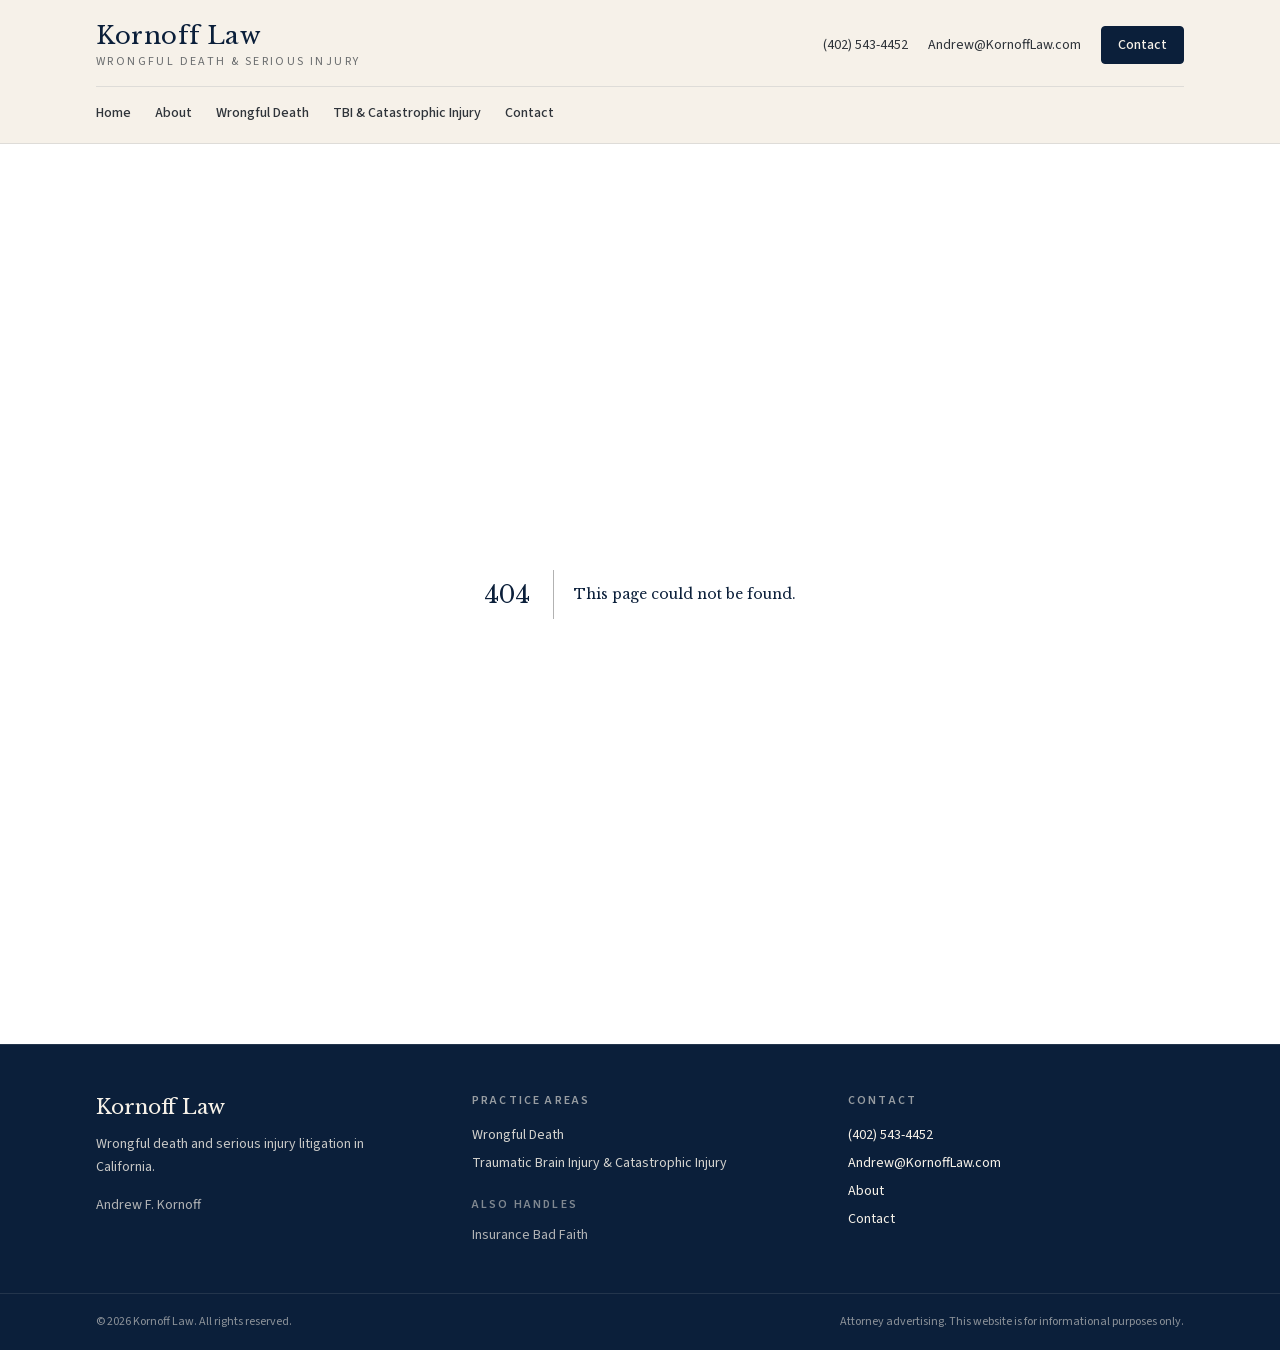
<file: _not-found/index.html>
<!DOCTYPE html><html lang="en" class="source_sans_3_71916a2c-module__5x7SKq__variable libre_baskerville_9acbd076-module__zNkfeW__variable h-full"><head><meta charSet="utf-8"/><meta name="viewport" content="width=device-width, initial-scale=1"/><link rel="stylesheet" href="/_next/static/chunks/03e1jeu8qfjec.css" data-precedence="next"/><link rel="preload" as="script" fetchPriority="low" href="/_next/static/chunks/310vm2bl3xxpt.js"/><script src="/_next/static/chunks/19mx3mg6lkumu.js" async=""></script><script src="/_next/static/chunks/1mh6a-0e61pyc.js" async=""></script><script src="/_next/static/chunks/1eh83f1trsv72.js" async=""></script><script src="/_next/static/chunks/turbopack-3w3x71kt61-jj.js" async=""></script><script src="/_next/static/chunks/1mpnoxox0-4cg.js" async=""></script><meta name="robots" content="noindex"/><title>Kornoff Law | Wrongful Death &amp; Serious Injury</title><meta name="description" content="California wrongful death and serious injury litigation, including traumatic brain injury and catastrophic injury. Insurance bad faith when related to the matter."/><meta name="robots" content="index, follow"/><meta property="og:title" content="Kornoff Law | Wrongful Death &amp; Serious Injury"/><meta property="og:description" content="California wrongful death and serious injury litigation, including traumatic brain injury and catastrophic injury. Insurance bad faith when related to the matter."/><meta property="og:url" content="https://kornofflaw.com"/><meta property="og:site_name" content="Kornoff Law"/><meta property="og:locale" content="en_US"/><meta property="og:type" content="website"/><meta name="twitter:card" content="summary"/><meta name="twitter:title" content="Kornoff Law | Wrongful Death &amp; Serious Injury"/><meta name="twitter:description" content="California wrongful death and serious injury litigation, including traumatic brain injury and catastrophic injury. Insurance bad faith when related to the matter."/><link rel="icon" href="/favicon.ico?favicon.2vob68tjqpejf.ico" sizes="256x256" type="image/x-icon"/><meta name="next-size-adjust" content=""/><title>404: This page could not be found.</title><script src="/_next/static/chunks/0cz1d0mv5g_q7.js" noModule=""></script></head><body class="flex min-h-full flex-col bg-cream font-sans text-charcoal antialiased"><div hidden=""><!--$--><!--/$--></div><header class="border-b border-navy/10 bg-cream/95 backdrop-blur"><div class="mx-auto flex max-w-6xl flex-col gap-4 px-4 py-5 sm:px-6 lg:px-8"><div class="flex flex-col gap-4 sm:flex-row sm:items-center sm:justify-between"><a class="group" href="/"><span class="block font-serif text-2xl tracking-wide text-navy">Kornoff Law</span><span class="mt-0.5 block text-xs uppercase tracking-[0.2em] text-charcoal/70">Wrongful Death &amp; Serious Injury</span></a><div class="flex flex-wrap items-center gap-x-5 gap-y-2 text-sm text-charcoal"><a href="tel:+14025434452" class="hover:text-navy">(402) 543-4452</a><a href="mailto:Andrew@KornoffLaw.com" class="hover:text-navy">Andrew@KornoffLaw.com</a><a class="rounded border border-navy bg-navy px-4 py-2 text-sm font-medium text-cream transition hover:bg-navy-light" href="/contact">Contact</a></div></div><nav aria-label="Primary" class="flex flex-wrap items-center gap-x-6 gap-y-2 border-t border-navy/10 pt-4 text-sm"><a class="font-medium text-charcoal hover:text-navy" href="/">Home</a><a class="font-medium text-charcoal hover:text-navy" href="/about">About</a><a class="font-medium text-charcoal hover:text-navy" href="/practice/wrongful-death">Wrongful Death</a><a class="font-medium text-charcoal hover:text-navy" href="/practice/traumatic-brain-injury">TBI &amp; Catastrophic Injury</a><a class="font-medium text-charcoal hover:text-navy" href="/contact">Contact</a></nav></div></header><main class="flex-1 pb-20 md:pb-0"><div style="font-family:system-ui,&quot;Segoe UI&quot;,Roboto,Helvetica,Arial,sans-serif,&quot;Apple Color Emoji&quot;,&quot;Segoe UI Emoji&quot;;height:100vh;text-align:center;display:flex;flex-direction:column;align-items:center;justify-content:center"><div><style>body{color:#000;background:#fff;margin:0}.next-error-h1{border-right:1px solid rgba(0,0,0,.3)}@media (prefers-color-scheme:dark){body{color:#fff;background:#000}.next-error-h1{border-right:1px solid rgba(255,255,255,.3)}}</style><h1 class="next-error-h1" style="display:inline-block;margin:0 20px 0 0;padding:0 23px 0 0;font-size:24px;font-weight:500;vertical-align:top;line-height:49px">404</h1><div style="display:inline-block"><h2 style="font-size:14px;font-weight:400;line-height:49px;margin:0">This page could not be found.</h2></div></div></div><!--$--><!--/$--></main><footer class="mt-auto border-t border-cream/10 bg-navy text-cream"><div class="mx-auto grid max-w-6xl gap-10 px-4 py-12 sm:px-6 md:grid-cols-3 lg:px-8"><div><p class="font-serif text-xl">Kornoff Law</p><p class="mt-3 max-w-xs text-sm leading-relaxed text-cream/80">Wrongful death and serious injury litigation in California.</p><p class="mt-4 text-sm text-cream/70">Andrew F. Kornoff</p></div><div><p class="text-xs font-semibold uppercase tracking-[0.18em] text-cream/60">Practice Areas</p><ul class="mt-4 space-y-2 text-sm"><li><a class="text-cream/85 hover:text-cream" href="/practice/wrongful-death">Wrongful Death</a></li><li><a class="text-cream/85 hover:text-cream" href="/practice/traumatic-brain-injury">Traumatic Brain Injury &amp; Catastrophic Injury</a></li></ul><p class="mt-6 text-xs font-semibold uppercase tracking-[0.18em] text-cream/50">Also handles</p><ul class="mt-3 space-y-2 text-sm"><li><a class="text-cream/70 hover:text-cream" href="/practice/insurance-bad-faith">Insurance Bad Faith</a></li></ul></div><div><p class="text-xs font-semibold uppercase tracking-[0.18em] text-cream/60">Contact</p><ul class="mt-4 space-y-2 text-sm"><li><a href="tel:+14025434452" class="hover:text-cream">(402) 543-4452</a></li><li><a href="mailto:Andrew@KornoffLaw.com" class="hover:text-cream">Andrew@KornoffLaw.com</a></li><li><a class="hover:text-cream" href="/about">About</a></li><li><a class="hover:text-cream" href="/contact">Contact</a></li></ul></div></div><div class="border-t border-cream/10"><div class="mx-auto flex max-w-6xl flex-col gap-2 px-4 py-5 text-xs text-cream/55 sm:flex-row sm:items-center sm:justify-between sm:px-6 lg:px-8"><p>© <!-- -->2026<!-- --> <!-- -->Kornoff Law<!-- -->. All rights reserved.</p><p>Attorney advertising. This website is for informational purposes only.</p></div></div></footer><div class="fixed inset-x-0 bottom-0 z-50 border-t border-navy/15 bg-cream/95 px-3 py-2.5 shadow-[0_-4px_20px_rgba(11,31,58,0.12)] backdrop-blur md:hidden"><div class="mx-auto flex max-w-lg gap-2"><a href="tel:+14025434452" class="flex flex-1 items-center justify-center rounded border border-navy/20 bg-cream px-3 py-2.5 text-sm font-semibold text-navy">Call</a><a class="flex flex-1 items-center justify-center rounded bg-navy px-3 py-2.5 text-sm font-semibold text-cream" href="/contact">Discuss</a></div></div><script src="/_next/static/chunks/310vm2bl3xxpt.js" id="_R_" async=""></script><script>(self.__next_f=self.__next_f||[]).push([0])</script><script>self.__next_f.push([1,"1:\"$Sreact.fragment\"\n2:I[22016,[\"/_next/static/chunks/1mpnoxox0-4cg.js\"],\"\"]\n3:I[39756,[\"/_next/static/chunks/1mpnoxox0-4cg.js\"],\"default\"]\n4:I[37457,[\"/_next/static/chunks/1mpnoxox0-4cg.js\"],\"default\"]\n10:I[68027,[\"/_next/static/chunks/1mpnoxox0-4cg.js\"],\"default\",1]\n:HL[\"/_next/static/chunks/03e1jeu8qfjec.css\",\"style\"]\ne:X\n0:{\"P\":null,\"c\":[\"\",\"_not-found\"],\"q\":\"\",\"i\":false,\"f\":[[[\"\",{\"children\":[\"/_not-found\",{\"children\":[\"__PAGE__\",{},\"$undefined\",\"$undefined\",4608]},\"$undefined\",\"$undefined\",4608]},\"$undefined\",\"$undefined\",4624],[[\"$\",\"$1\",\"c\",{\"children\":[[[\"$\",\"link\",\"0\",{\"rel\":\"stylesheet\",\"href\":\"/_next/static/chunks/03e1jeu8qfjec.css\",\"precedence\":\"next\",\"crossOrigin\":\"$undefined\",\"nonce\":\"$undefined\"}],[\"$\",\"script\",\"script-0\",{\"src\":\"/_next/static/chunks/1mpnoxox0-4cg.js\",\"async\":true,\"nonce\":\"$undefined\"}]],[\"$\",\"html\",null,{\"lang\":\"en\",\"className\":\"source_sans_3_71916a2c-module__5x7SKq__variable libre_baskerville_9acbd076-module__zNkfeW__variable h-full\",\"children\":[\"$\",\"body\",null,{\"className\":\"flex min-h-full flex-col bg-cream font-sans text-charcoal antialiased\",\"children\":[[\"$\",\"header\",null,{\"className\":\"border-b border-navy/10 bg-cream/95 backdrop-blur\",\"children\":[\"$\",\"div\",null,{\"className\":\"mx-auto flex max-w-6xl flex-col gap-4 px-4 py-5 sm:px-6 lg:px-8\",\"children\":[[\"$\",\"div\",null,{\"className\":\"flex flex-col gap-4 sm:flex-row sm:items-center sm:justify-between\",\"children\":[[\"$\",\"$L2\",null,{\"href\":\"/\",\"className\":\"group\",\"children\":[[\"$\",\"span\",null,{\"className\":\"block font-serif text-2xl tracking-wide text-navy\",\"children\":\"Kornoff Law\"}],[\"$\",\"span\",null,{\"className\":\"mt-0.5 block text-xs uppercase tracking-[0.2em] text-charcoal/70\",\"children\":\"Wrongful Death \u0026 Serious Injury\"}]]}],[\"$\",\"div\",null,{\"className\":\"flex flex-wrap items-center gap-x-5 gap-y-2 text-sm text-charcoal\",\"children\":[[\"$\",\"a\",null,{\"href\":\"tel:+14025434452\",\"className\":\"hover:text-navy\",\"children\":\"(402) 543-4452\"}],[\"$\",\"a\",null,{\"href\":\"mailto:Andrew@KornoffLaw.com\",\"className\":\"hover:text-navy\",\"children\":\"Andrew@KornoffLaw.com\"}],[\"$\",\"$L2\",null,{\"href\":\"/contact\",\"className\":\"rounded border border-navy bg-navy px-4 py-2 text-sm font-medium text-cream transition hover:bg-navy-light\",\"children\":\"Contact\"}]]}]]}],[\"$\",\"nav\",null,{\"aria-label\":\"Primary\",\"className\":\"flex flex-wrap items-center gap-x-6 gap-y-2 border-t border-navy/10 pt-4 text-sm\",\"children\":[[\"$\",\"$L2\",\"/\",{\"href\":\"/\",\"className\":\"font-medium text-charcoal hover:text-navy\",\"children\":\"Home\"}],[\"$\",\"$L2\",\"/about\",{\"href\":\"/about\",\"className\":\"font-medium text-charcoal hover:text-navy\",\"children\":\"About\"}],[\"$\",\"$L2\",\"/practice/wrongful-death\",{\"href\":\"/practice/wrongful-death\",\"className\":\"font-medium text-charcoal hover:text-navy\",\"children\":\"Wrongful Death\"}],[\"$\",\"$L2\",\"/practice/traumatic-brain-injury\",{\"href\":\"/practice/traumatic-brain-injury\",\"className\":\"font-medium text-charcoal hover:text-navy\",\"children\":\"TBI \u0026 Catastrophic Injury\"}],[\"$\",\"$L2\",\"/contact\",{\"href\":\"/contact\",\"className\":\"font-medium text-charcoal hover:text-navy\",\"children\":\"Contact\"}]]}]]}]}],[\"$\",\"main\",null,{\"className\":\"flex-1 pb-20 md:pb-0\",\"children\":[\"$\",\"$L3\",null,{\"parallelRouterKey\":\"children\",\"error\":\"$undefined\",\"errorStyles\":\"$undefined\",\"errorScripts\":\"$undefined\",\"template\":[\"$\",\"$L4\",null,{}],\"templateStyles\":\"$undefined\",\"templateScripts\":\"$undefined\",\"notFound\":[[[\"$\",\"title\",null,{\"children\":\"404: This page could not be found.\"}],[\"$\",\"div\",null,{\"style\":{\"fontFamily\":\"system-ui,\\\"Segoe UI\\\",Roboto,Helvetica,Arial,sans-serif,\\\"Apple Color Emoji\\\",\\\"Segoe UI Emoji\\\"\",\"height\":\"100vh\",\"textAlign\":\"center\",\"display\":\"flex\",\"flexDirection\":\"column\",\"alignItems\":\"center\",\"justifyContent\":\"center\"},\"children\":[\"$\",\"div\",null,{\"children\":[[\"$\",\"style\",null,{\"dangerouslySetInnerHTML\":{\"__html\":\"body{color:#000;background:#fff;margin:0}.next-error-h1{border-right:1px solid rgba(0,0,0,.3)}@media (prefers-color-scheme:dark){body{color:#fff;background:#000}.next-error-h1{border-right:1px solid rgba(255,255,255,.3)}}\"}}],[\"$\",\"h1\",null,{\"className\":\"next-error-h1\",\"style\":{\"display\":\"inline-block\",\"margin\":\"0 20px 0 0\",\"padding\":\"0 23px 0 0\",\"fontSize\":24,\"fontWeight\":500,\"verticalAlign\":\"top\",\"lineHeight\":\"49px\"},\"children\":404}],[\"$\",\"div\",null,{\"style\":{\"display\":\"inline-block\"},\"children\":[\"$\",\"h2\",null,{\"style\":{\"fontSize\":14,\"fontWeight\":400,\"lineHeight\":\"49px\",\"margin\":0},\"children\":\"This page could not be found.\"}]}]]}]}]],[]],\"forbidden\":\"$undefined\",\"unauthorized\":\"$undefined\"}]}],[\"$\",\"footer\",null,{\"className\":\"mt-auto border-t border-cream/10 bg-navy text-cream\",\"children\":[[\"$\",\"div\",null,{\"className\":\"mx-auto grid max-w-6xl gap-10 px-4 py-12 sm:px-6 md:grid-cols-3 lg:px-8\",\"children\":[[\"$\",\"div\",null,{\"children\":[\"$L5\",\"$L6\",\"$L7\"]}],\"$L8\",\"$L9\"]}],\"$La\"]}],\"$Lb\"]}]}]]}],{\"children\":[\"$Lc\",{\"children\":[\"$Ld\",{},null,false,null]},null,false,\"$e\"]},null,false,null],\"$Lf\",false]],\"m\":\"$undefined\",\"G\":[\"$10\",[\"$L11\"]],\"S\":true,\"h\":null,\"r\":\"$undefined\",\"s\":\"$undefined\",\"a\":\"$undefined\",\"l\":\"$undefined\",\"p\":\"$undefined\",\"d\":\"$undefined\",\"b\":\"kornoff-pages\"}\n12:I[97367,[\"/_next/static/chunks/1mpnoxox0-4cg.js\"],\"OutletBoundary\"]\n13:\"$Sreact.suspense\"\n15:I[97367,[\"/_next/static/chunks/1mpnoxox0-4cg.js\"],\"ViewportBoundary\"]\n17:I[97367,[\"/_next/static/chunks/1mpnoxox0-4cg.js\"],\"MetadataBoundary\"]\n5:[\"$\",\"p\",null,{\"className\":\"font-serif text-xl\",\"children\":\"Kornoff Law\"}]\n6:[\"$\",\"p\",null,{\"className\":\"mt-3 max-w-xs text-sm leading-relaxed text-cream/80\",\"children\":\"Wrongful death and serious injury litigation in California.\"}]\n7:[\"$\",\"p\",null,{\"className\":\"mt-4 text-sm text-cream/70\",\"children\":\"Andrew F. Kornoff\"}]\n8:[\"$\",\"div\",null,{\"children\":[[\"$\",\"p\",null,{\"className\":\"text-xs font-semibold uppercase tracking-[0.18em] text-cream/60\",\"children\":\"Practice Areas\"}],[\"$\",\"ul\",null,{\"className\":\"mt-4 space-y-2 text-sm\",\"children\":[[\"$\",\"li\",\"wrongful-death\",{\"children\":[\"$\",\"$L2\",null,{\"href\":\"/practice/wrongful-death\",\"className\":\"text-cream/85 hover:text-cream\",\"children\":\"Wrongful Death\"}]}],[\"$\",\"li\",\"traumatic-brain-injury\",{\"children\":[\"$\",\"$L2\",null,{\"href\":\"/practice/traumatic-brain-injury\",\"className\":\"text-cream/85 hover:text-cream\",\"children\":\"Traumatic Brain Injury \u0026 Catastrophic Injury\"}]}]]}],[\"$\",\"p\",null,{\"className\":\"mt-6 text-xs font-semibold uppercase tracking-[0.18em] text-cream/50\",\"children\":\"Also handles\"}],[\"$\",\"ul\",null,{\"className\":\"mt-3 space-y-2 text-sm\",\"children\":[[\"$\",\"li\",\"insurance-bad-faith\",{\"children\":[\"$\",\"$L2\",null,{\"href\":\"/practice/insurance-bad-faith\",\"className\":\"text-cream/70 hover:text-cream\",\"children\":\"Insurance Bad Faith\"}]}]]}]]}]\n9:[\"$\",\"div\",null,{\"children\":[[\"$\",\"p\",null,{\"className\":\"text-xs font-semibold uppercase tracking-[0.18em] text-cream/60\",\"children\":\"Contact\"}],[\"$\",\"ul\",null,{\"className\":\"mt-4 space-y-2 text-sm\",\"children\":[[\"$\",\"li\",null,{\"children\":[\"$\",\"a\",null,{\"href\":\"tel:+14025434452\",\"className\":\"hover:text-cream\",\"children\":\"(402) 543-4452\"}]}],[\"$\",\"li\",null,{\"children\":[\"$\",\"a\",null,{\"href\":\"mailto:Andrew@KornoffLaw.com\",\"className\":\"hover:text-cream\",\"children\":\"Andrew@KornoffLaw.com\"}]}],[\"$\",\"li\",null,{\"children\":[\"$\",\"$L2\",null,{\"href\":\"/about\",\"className\":\"hover:text-cream\",\"children\":\"About\"}]}],[\"$\",\"li\",null,{\"children\":[\"$\",\"$L2\",null,{\"href\":\"/contact\",\"className\":\"hover:text-cream\",\"children\":\"Contact\"}]}]]}]]}]\na:[\"$\",\"div\",null,{\"className\":\"border-t border-cream/10\",\"children\":[\"$\",\"div\",null,{\"className\":\"mx-auto flex max-w-6xl flex-col gap-2 px-4 py-5 text-xs text-cream/55 sm:flex-row sm:items-center sm:justify-between sm:px-6 lg:px-8\",\"children\":[[\"$\",\"p\",null,{\"children\":[\"© \",2026,\" \",\"Kornoff Law\",\". All rights reserved.\"]}],[\"$\",\"p\",null,{\"children\":\"Attorney advertising. This website is for informational purposes only.\"}]]}]}]\nb:[\"$\",\"div\",null,{\"className\":\"fixed inset-x-0 bottom-0 z-50 border-t border-navy/15 bg-cream/95 px-3 py-2.5 shadow-[0_-4px_20px_rgba(11,31,58,0.12)] backdrop-blur md:hidden\",\"children\":[\"$\",\"div\",null,{\"className\":\"mx-auto flex max-w-lg gap-2\",\"children\":[[\"$\",\"a\",null,{\"href\":\"tel:+14025434452\",\"className\":\"flex flex-1 items-center justify-center rounded border border-navy/20 bg-cream px-3 py-2.5 text-sm font-semibold text-navy\",\"children\":\"Call\"}],[\"$\",\"$L2\",null,{\"href\":\"/contact\",\"className\":\"flex flex-1 items-center justify-center rounded bg-navy px-3 py-2.5 text-sm font-semibold text-cream\",\"children\":\"Discuss\"}]]}]}]\nc:[\"$\",\"$1\",\"c\",{\"children\":[null,[\"$\",\"$L3\",null,{\"parallelRouterKey\":\"children\",\"error\":\"$undefined\",\"errorStyles\":\"$undefined\",\"errorScripts\":\"$undefined\",\"template\":[\"$\",\"$L4\",null,{}],\"templateStyles\":\"$undefined\",\"templateScripts\":\"$undefined\",\"notFound\":\"$undefined\",\"forbidden\":\"$undefined\",\"unauthorized\":\"$undefined\"}]]}]\nd:[\"$\",\"$1\",\"c\",{\"children\":[[[\"$\",\"title\",null,{\"children\":\"404: This page could not be found.\"}],[\"$\",\"div\",null,{\"style\":\"$0:f:0:1:0:props:children:1:props:children:props:children:1:props:children:props:notFound:0:1:props:style\",\"children\":[\"$\",\"div\",null,{\"children\":[[\"$\",\"style\",null,{\"dangerouslySetInnerHTML\":{\"__html\":\"body{color:#000;background:#fff;margin:0}.next-error-h1{border-right:1px solid rgba(0,0,0,.3)}@media (prefers-color-scheme:dark){body{color:#fff;background:#000}.next-error-h1{border-right:1px solid rgba(255,255,255,.3)}}\"}}],[\"$\",\"h1\",null,{\"className\":\"next-error-h1\",\"style\":\"$0:f:0:1:0:props:children:1:props:children:props:children:1:props:children:props:notFound:0:1:props:children:props:children:1:props:style\",\"children\":404}],[\"$\",\"div\",null,{\"style\":\"$0:f:0:1:0:props:children:1:props:children:props:children:1:props:children:props:notFound:0:1:props:children:props:children:2:props:style\",\"children\":[\"$\",\"h2\",null,{\"style\":\"$0:f:0:1:0:props:children:1:props:children:props:children:1:props:children:props:notFound:0:1:props:children:props:children:2:props:children:props:style\",\"children\":\"This page could not be found.\"}]}]]}]}]],null,[\"$\",\"$L12\",null,{\"children\":[\"$\",\"$13\",null,{\"name\":\"Next.MetadataOutlet\",\"children\":\"$@14\"}]}]]}]\nf:[\"$\",\"$1\",\"h\",{\"children\":[[\"$\",\"meta\",null,{\"name\":\"robots\",\"content\":\"noindex\"}],[\"$\",\"$L15\",null,{\"children\":\"$L16\"}],[\"$\",\"div\",null,{\"hidden\":true,\"children\":[\"$\",\"$L17\",null,{\"children\":[\"$\",\"$13\",null,{\"name\":\"Next.Metadata\",\"children\":\"$L18\"}]}]}],[\"$\",\"meta\",null,{\"name\":\"next-size-adjust\",\"content\":\"\"}]]}]\n11:[\"$\",\"link\",\"0\",{\"rel\":\"stylesheet\",\"href\":\"/_next/static/chunks/03e1jeu8qfjec.css\",\"precedence\":\"next\",\"crossOrigin\":\"$undefined\",\"nonce\":\"$undefined\"}]\ne:C\n16:[[\"$\",\"meta\",\"0\",{\"charSet\":\"utf-8\"}],[\"$\",\"meta\",\"1\",{\"name\":\"viewport\",\"content\":\"width=device-width, initial-scale=1\"}]]\n19:I[27201,[\"/_next/static/chunks/1mpnoxox0-4cg.js\"],\"IconMark\"]\n14:null\n18:[[\"$\",\"title\",\"0\",{\"children\":\"Kornoff Law | Wrongful Death \u0026 Serious Injury\"}],[\"$\",\"meta\",\"1\",{\"name\":\"description\",\"content\":\"California wrongful death and serious injury litigation, including traumatic brain injury and catastrophic injury. Insurance bad faith when related to the matter.\"}],[\"$\",\"meta\",\"2\",{\"name\":\"robots\",\"content\":\"index, follow\"}],[\"$\",\"meta\",\"3\",{\"property\":\"og:title\",\"content\":\"Kornoff Law | Wrongful Death \u0026 Serious Injury\"}],[\"$\",\"meta\",\"4\",{\"property\":\"og:description\",\"content\":\"California wrongful death and serious injury litigation, including traumatic brain injury and catastrophic injury. Insurance bad faith when related to the matter.\"}],[\"$\",\"meta\",\"5\",{\"property\":\"og:url\",\"content\":\"https://kornofflaw.com\"}],[\"$\",\"meta\",\"6\",{\"property\":\"og:site_name\",\"content\":\"Kornoff Law\"}],[\"$\",\"meta\",\"7\",{\"property\":\"og:locale\",\"content\":\"en_US\"}],[\"$\",\"meta\",\"8\",{\"property\":\"og:type\",\"content\":\"website\"}],[\"$\",\"meta\",\"9\",{\"name\":\"twitter:card\",\"content\":\"summary\"}],[\"$\",\"meta\",\"10\",{\"name\":\"twitter:title\",\"content\":\"Kornoff Law | Wrongful Death \u0026 Serious Injury\"}],[\"$\",\"meta\",\"11\",{\"name\":\"twitter:description\",\"content\":\"California wrongful death and serious injury litigation, including traumatic brain injury and catastrophic injury. Insurance bad faith when related to the matter.\"}],[\"$\",\"link\",\"12\",{\"rel\":\"icon\",\"href\":\"/favicon.ico?favicon.2vob68tjqpejf.ico\",\"sizes\":\"256x256\",\"type\":\"image/x-icon\"}],[\"$\",\"$L19\",\"13\",{}]]\n"])</script></body></html>
</file>
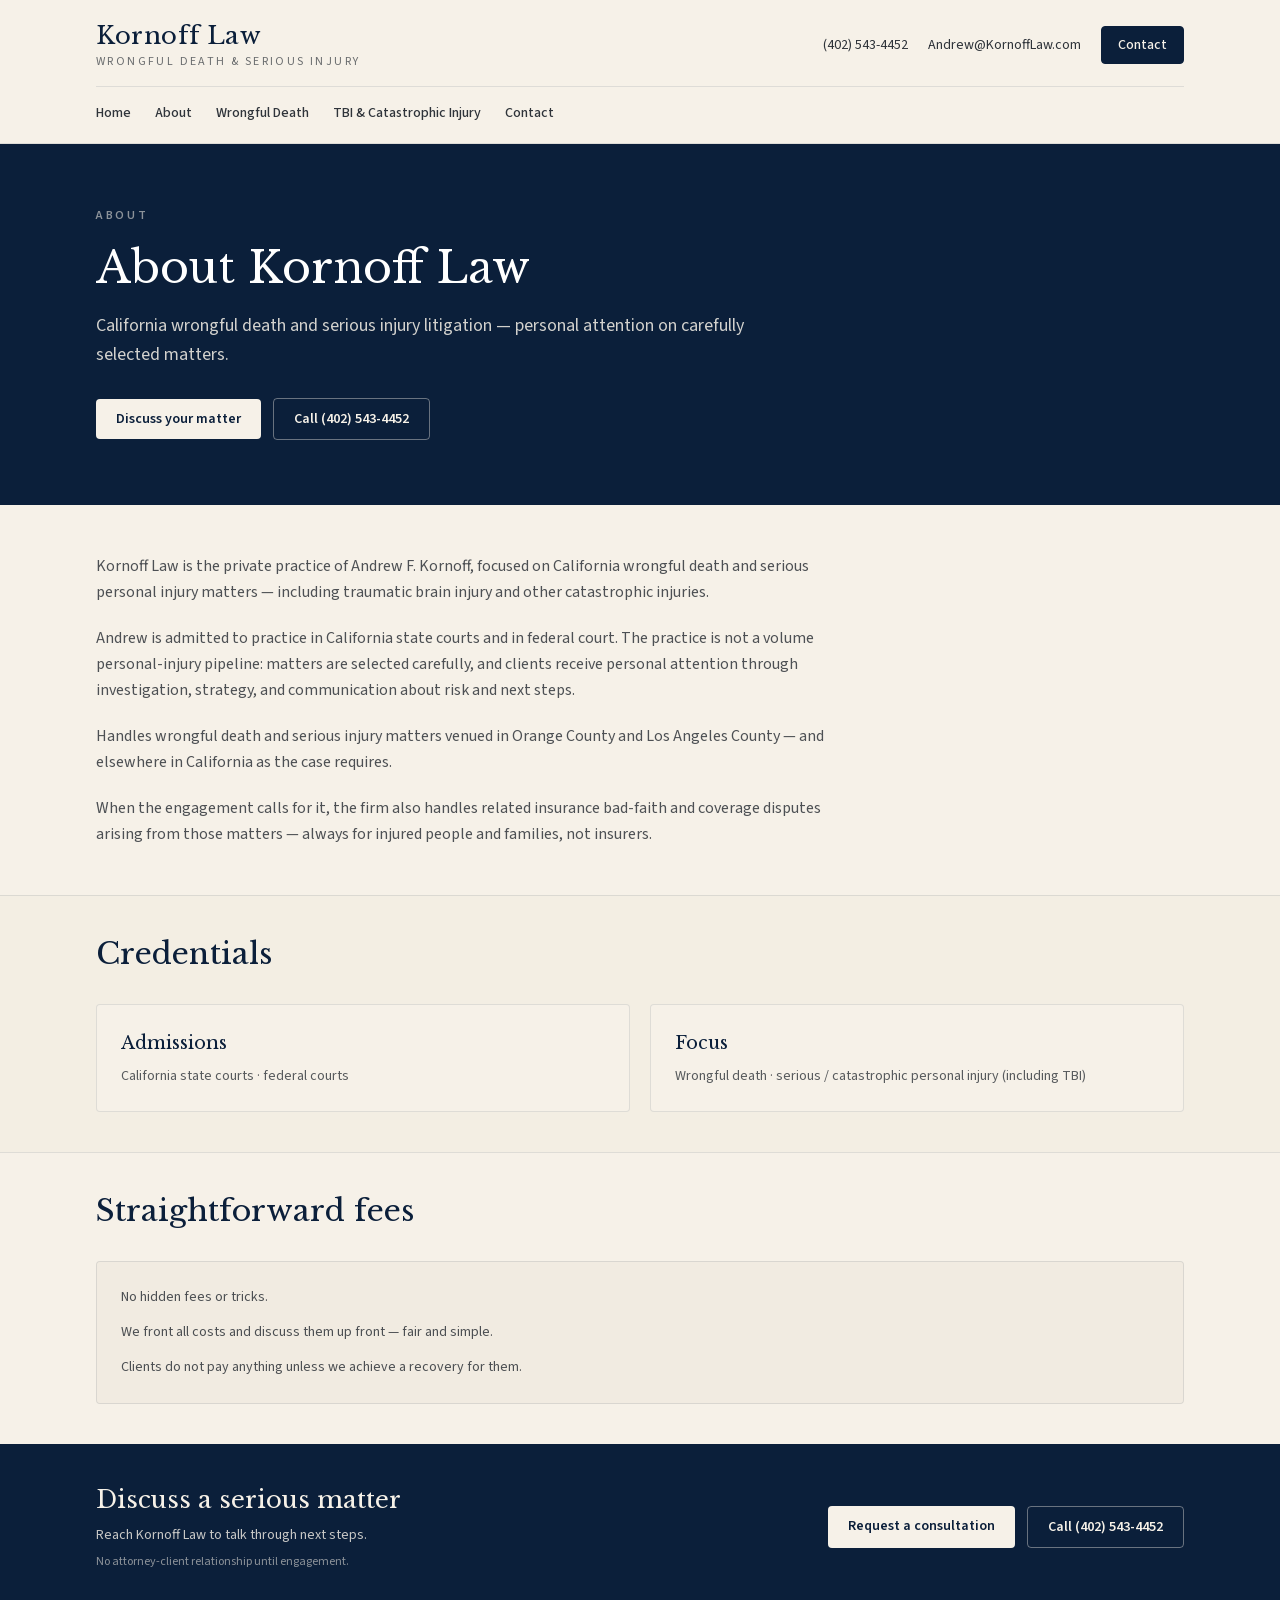
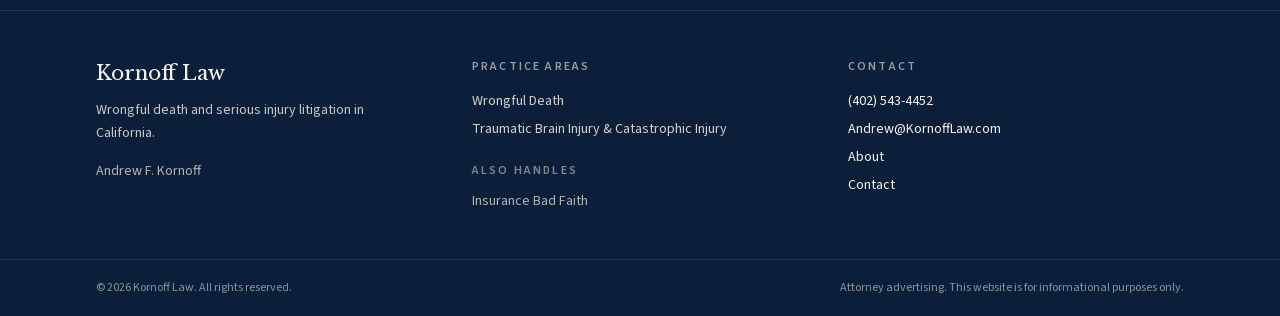
<file: about/index.html>
<!DOCTYPE html><html lang="en" class="source_sans_3_71916a2c-module__5x7SKq__variable libre_baskerville_9acbd076-module__zNkfeW__variable h-full"><head><meta charSet="utf-8"/><meta name="viewport" content="width=device-width, initial-scale=1"/><link rel="preload" href="/_next/static/media/38df7484fe560b25-s.p.34k3f59fehpay.woff2" as="font" crossorigin="" type="font/woff2"/><link rel="preload" href="/_next/static/media/47df9ba1c7236d3b-s.p.137759vg1sbmi.woff2" as="font" crossorigin="" type="font/woff2"/><link rel="stylesheet" href="/_next/static/chunks/03e1jeu8qfjec.css" data-precedence="next"/><link rel="preload" as="script" fetchPriority="low" href="/_next/static/chunks/310vm2bl3xxpt.js"/><script src="/_next/static/chunks/19mx3mg6lkumu.js" async=""></script><script src="/_next/static/chunks/1mh6a-0e61pyc.js" async=""></script><script src="/_next/static/chunks/1eh83f1trsv72.js" async=""></script><script src="/_next/static/chunks/turbopack-3w3x71kt61-jj.js" async=""></script><script src="/_next/static/chunks/1mpnoxox0-4cg.js" async=""></script><title>About Kornoff Law | Kornoff Law</title><meta name="description" content="California wrongful death and serious injury litigation — personal attention on carefully selected matters."/><meta name="robots" content="index, follow"/><meta property="og:title" content="Kornoff Law | Wrongful Death &amp; Serious Injury"/><meta property="og:description" content="California wrongful death and serious injury litigation, including traumatic brain injury and catastrophic injury. Insurance bad faith when related to the matter."/><meta property="og:url" content="https://kornofflaw.com"/><meta property="og:site_name" content="Kornoff Law"/><meta property="og:locale" content="en_US"/><meta property="og:type" content="website"/><meta name="twitter:card" content="summary"/><meta name="twitter:title" content="Kornoff Law | Wrongful Death &amp; Serious Injury"/><meta name="twitter:description" content="California wrongful death and serious injury litigation, including traumatic brain injury and catastrophic injury. Insurance bad faith when related to the matter."/><link rel="icon" href="/favicon.ico?favicon.2vob68tjqpejf.ico" sizes="256x256" type="image/x-icon"/><meta name="next-size-adjust" content=""/><script src="/_next/static/chunks/0cz1d0mv5g_q7.js" noModule=""></script></head><body class="flex min-h-full flex-col bg-cream font-sans text-charcoal antialiased"><div hidden=""><!--$--><!--/$--></div><header class="border-b border-navy/10 bg-cream/95 backdrop-blur"><div class="mx-auto flex max-w-6xl flex-col gap-4 px-4 py-5 sm:px-6 lg:px-8"><div class="flex flex-col gap-4 sm:flex-row sm:items-center sm:justify-between"><a class="group" href="/"><span class="block font-serif text-2xl tracking-wide text-navy">Kornoff Law</span><span class="mt-0.5 block text-xs uppercase tracking-[0.2em] text-charcoal/70">Wrongful Death &amp; Serious Injury</span></a><div class="flex flex-wrap items-center gap-x-5 gap-y-2 text-sm text-charcoal"><a href="tel:+14025434452" class="hover:text-navy">(402) 543-4452</a><a href="mailto:Andrew@KornoffLaw.com" class="hover:text-navy">Andrew@KornoffLaw.com</a><a class="rounded border border-navy bg-navy px-4 py-2 text-sm font-medium text-cream transition hover:bg-navy-light" href="/contact">Contact</a></div></div><nav aria-label="Primary" class="flex flex-wrap items-center gap-x-6 gap-y-2 border-t border-navy/10 pt-4 text-sm"><a class="font-medium text-charcoal hover:text-navy" href="/">Home</a><a class="font-medium text-charcoal hover:text-navy" href="/about">About</a><a class="font-medium text-charcoal hover:text-navy" href="/practice/wrongful-death">Wrongful Death</a><a class="font-medium text-charcoal hover:text-navy" href="/practice/traumatic-brain-injury">TBI &amp; Catastrophic Injury</a><a class="font-medium text-charcoal hover:text-navy" href="/contact">Contact</a></nav></div></header><main class="flex-1 pb-20 md:pb-0"><section class="border-b border-navy/10 bg-navy text-cream"><div class="mx-auto max-w-6xl px-4 py-12 sm:px-6 lg:px-8 lg:py-16"><p class="text-xs font-semibold uppercase tracking-[0.22em] text-cream/55">About</p><h1 class="mt-4 max-w-3xl font-serif text-3xl leading-tight text-white sm:text-4xl lg:text-[2.75rem]">About Kornoff Law</h1><p class="mt-4 max-w-2xl text-base leading-relaxed text-cream/85 sm:text-lg">California wrongful death and serious injury litigation — personal attention on carefully selected matters.</p><div class="mt-7 flex flex-wrap items-center gap-3"><a class="rounded bg-cream px-5 py-2.5 text-sm font-semibold text-navy transition hover:bg-cream-dark" href="/contact">Discuss your matter</a><a href="tel:+14025434452" class="rounded border border-cream/40 px-5 py-2.5 text-sm font-semibold text-cream transition hover:border-cream hover:bg-cream/5">Call <!-- -->(402) 543-4452</a></div></div></section><section class="mx-auto max-w-6xl px-4 py-10 sm:px-6 lg:px-8 lg:py-12"><div class="max-w-3xl space-y-5 text-base leading-relaxed text-charcoal/85"><p>Kornoff Law is the private practice of <!-- -->Andrew F. Kornoff<!-- -->, focused on California wrongful death and serious personal injury matters — including traumatic brain injury and other catastrophic injuries.</p><p>Andrew is admitted to practice in California state courts and in federal court. The practice is not a volume personal-injury pipeline: matters are selected carefully, and clients receive personal attention through investigation, strategy, and communication about risk and next steps.</p><p>Handles wrongful death and serious injury matters venued in Orange County and Los Angeles County — and elsewhere in California as the case requires.</p><p>When the engagement calls for it, the firm also handles related insurance bad-faith and coverage disputes arising from those matters — always for injured people and families, not insurers.</p></div></section><section class="border-t border-navy/10 bg-cream-dark/30"><div class="mx-auto max-w-6xl px-4 py-10 sm:px-6 lg:px-8"><h2 class="font-serif text-2xl text-navy sm:text-3xl">Credentials</h2><div class="mt-8 grid gap-5 sm:grid-cols-2"><div class="rounded border border-navy/10 bg-cream p-5 sm:p-6"><h3 class="font-serif text-lg text-navy">Admissions</h3><p class="mt-2 text-sm leading-relaxed text-charcoal/80">California state courts · federal courts</p></div><div class="rounded border border-navy/10 bg-cream p-5 sm:p-6"><h3 class="font-serif text-lg text-navy">Focus</h3><p class="mt-2 text-sm leading-relaxed text-charcoal/80">Wrongful death · serious / catastrophic personal injury (including TBI)</p></div></div></div></section><section class="border-t border-navy/10 bg-cream"><div class="mx-auto max-w-6xl px-4 py-10 sm:px-6 lg:px-8"><h2 class="font-serif text-2xl text-navy sm:text-3xl">Straightforward fees</h2><div class="mt-8 rounded border border-navy/10 bg-cream-dark/40 p-5 sm:p-6"><ul class="space-y-3 text-sm leading-relaxed text-charcoal/85"><li>No hidden fees or tricks.</li><li>We front all costs and discuss them up front — fair and simple.</li><li>Clients do not pay anything unless we achieve a recovery for them.</li></ul></div></div></section><section class="bg-navy text-cream"><div class="mx-auto flex max-w-6xl flex-col gap-5 px-4 py-9 sm:px-6 lg:flex-row lg:items-center lg:justify-between lg:px-8 lg:py-10"><div><h2 class="font-serif text-2xl text-cream">Discuss a serious matter</h2><p class="mt-2 max-w-xl text-sm leading-relaxed text-cream/80">Reach <!-- -->Kornoff Law<!-- --> to talk through next steps.</p><p class="mt-2 text-xs text-cream/55">No attorney-client relationship until engagement.</p></div><div class="flex flex-wrap gap-3"><a class="rounded bg-cream px-5 py-2.5 text-sm font-semibold text-navy transition hover:bg-cream-dark" href="/contact">Request a consultation</a><a href="tel:+14025434452" class="rounded border border-cream/40 px-5 py-2.5 text-sm font-semibold text-cream transition hover:border-cream hover:bg-cream/5">Call <!-- -->(402) 543-4452</a></div></div></section><!--$--><!--/$--></main><footer class="mt-auto border-t border-cream/10 bg-navy text-cream"><div class="mx-auto grid max-w-6xl gap-10 px-4 py-12 sm:px-6 md:grid-cols-3 lg:px-8"><div><p class="font-serif text-xl">Kornoff Law</p><p class="mt-3 max-w-xs text-sm leading-relaxed text-cream/80">Wrongful death and serious injury litigation in California.</p><p class="mt-4 text-sm text-cream/70">Andrew F. Kornoff</p></div><div><p class="text-xs font-semibold uppercase tracking-[0.18em] text-cream/60">Practice Areas</p><ul class="mt-4 space-y-2 text-sm"><li><a class="text-cream/85 hover:text-cream" href="/practice/wrongful-death">Wrongful Death</a></li><li><a class="text-cream/85 hover:text-cream" href="/practice/traumatic-brain-injury">Traumatic Brain Injury &amp; Catastrophic Injury</a></li></ul><p class="mt-6 text-xs font-semibold uppercase tracking-[0.18em] text-cream/50">Also handles</p><ul class="mt-3 space-y-2 text-sm"><li><a class="text-cream/70 hover:text-cream" href="/practice/insurance-bad-faith">Insurance Bad Faith</a></li></ul></div><div><p class="text-xs font-semibold uppercase tracking-[0.18em] text-cream/60">Contact</p><ul class="mt-4 space-y-2 text-sm"><li><a href="tel:+14025434452" class="hover:text-cream">(402) 543-4452</a></li><li><a href="mailto:Andrew@KornoffLaw.com" class="hover:text-cream">Andrew@KornoffLaw.com</a></li><li><a class="hover:text-cream" href="/about">About</a></li><li><a class="hover:text-cream" href="/contact">Contact</a></li></ul></div></div><div class="border-t border-cream/10"><div class="mx-auto flex max-w-6xl flex-col gap-2 px-4 py-5 text-xs text-cream/55 sm:flex-row sm:items-center sm:justify-between sm:px-6 lg:px-8"><p>© <!-- -->2026<!-- --> <!-- -->Kornoff Law<!-- -->. All rights reserved.</p><p>Attorney advertising. This website is for informational purposes only.</p></div></div></footer><div class="fixed inset-x-0 bottom-0 z-50 border-t border-navy/15 bg-cream/95 px-3 py-2.5 shadow-[0_-4px_20px_rgba(11,31,58,0.12)] backdrop-blur md:hidden"><div class="mx-auto flex max-w-lg gap-2"><a href="tel:+14025434452" class="flex flex-1 items-center justify-center rounded border border-navy/20 bg-cream px-3 py-2.5 text-sm font-semibold text-navy">Call</a><a class="flex flex-1 items-center justify-center rounded bg-navy px-3 py-2.5 text-sm font-semibold text-cream" href="/contact">Discuss</a></div></div><script src="/_next/static/chunks/310vm2bl3xxpt.js" id="_R_" async=""></script><script>(self.__next_f=self.__next_f||[]).push([0])</script><script>self.__next_f.push([1,"1:\"$Sreact.fragment\"\n2:I[22016,[\"/_next/static/chunks/1mpnoxox0-4cg.js\"],\"\"]\n3:I[39756,[\"/_next/static/chunks/1mpnoxox0-4cg.js\"],\"default\"]\n4:I[37457,[\"/_next/static/chunks/1mpnoxox0-4cg.js\"],\"default\"]\nf:I[68027,[\"/_next/static/chunks/1mpnoxox0-4cg.js\"],\"default\",1]\n:HL[\"/_next/static/chunks/03e1jeu8qfjec.css\",\"style\"]\n:HL[\"/_next/static/media/38df7484fe560b25-s.p.34k3f59fehpay.woff2\",\"font\",{\"crossOrigin\":\"\",\"type\":\"font/woff2\"}]\n:HL[\"/_next/static/media/47df9ba1c7236d3b-s.p.137759vg1sbmi.woff2\",\"font\",{\"crossOrigin\":\"\",\"type\":\"font/woff2\"}]\nd:X\n0:{\"P\":null,\"c\":[\"\",\"about\"],\"q\":\"\",\"i\":false,\"f\":[[[\"\",{\"children\":[\"about\",{\"children\":[\"__PAGE__\",{},\"$undefined\",\"$undefined\",4608]},\"$undefined\",\"$undefined\",4608]},\"$undefined\",\"$undefined\",4624],[[\"$\",\"$1\",\"c\",{\"children\":[[[\"$\",\"link\",\"0\",{\"rel\":\"stylesheet\",\"href\":\"/_next/static/chunks/03e1jeu8qfjec.css\",\"precedence\":\"next\",\"crossOrigin\":\"$undefined\",\"nonce\":\"$undefined\"}],[\"$\",\"script\",\"script-0\",{\"src\":\"/_next/static/chunks/1mpnoxox0-4cg.js\",\"async\":true,\"nonce\":\"$undefined\"}]],[\"$\",\"html\",null,{\"lang\":\"en\",\"className\":\"source_sans_3_71916a2c-module__5x7SKq__variable libre_baskerville_9acbd076-module__zNkfeW__variable h-full\",\"children\":[\"$\",\"body\",null,{\"className\":\"flex min-h-full flex-col bg-cream font-sans text-charcoal antialiased\",\"children\":[[\"$\",\"header\",null,{\"className\":\"border-b border-navy/10 bg-cream/95 backdrop-blur\",\"children\":[\"$\",\"div\",null,{\"className\":\"mx-auto flex max-w-6xl flex-col gap-4 px-4 py-5 sm:px-6 lg:px-8\",\"children\":[[\"$\",\"div\",null,{\"className\":\"flex flex-col gap-4 sm:flex-row sm:items-center sm:justify-between\",\"children\":[[\"$\",\"$L2\",null,{\"href\":\"/\",\"className\":\"group\",\"children\":[[\"$\",\"span\",null,{\"className\":\"block font-serif text-2xl tracking-wide text-navy\",\"children\":\"Kornoff Law\"}],[\"$\",\"span\",null,{\"className\":\"mt-0.5 block text-xs uppercase tracking-[0.2em] text-charcoal/70\",\"children\":\"Wrongful Death \u0026 Serious Injury\"}]]}],[\"$\",\"div\",null,{\"className\":\"flex flex-wrap items-center gap-x-5 gap-y-2 text-sm text-charcoal\",\"children\":[[\"$\",\"a\",null,{\"href\":\"tel:+14025434452\",\"className\":\"hover:text-navy\",\"children\":\"(402) 543-4452\"}],[\"$\",\"a\",null,{\"href\":\"mailto:Andrew@KornoffLaw.com\",\"className\":\"hover:text-navy\",\"children\":\"Andrew@KornoffLaw.com\"}],[\"$\",\"$L2\",null,{\"href\":\"/contact\",\"className\":\"rounded border border-navy bg-navy px-4 py-2 text-sm font-medium text-cream transition hover:bg-navy-light\",\"children\":\"Contact\"}]]}]]}],[\"$\",\"nav\",null,{\"aria-label\":\"Primary\",\"className\":\"flex flex-wrap items-center gap-x-6 gap-y-2 border-t border-navy/10 pt-4 text-sm\",\"children\":[[\"$\",\"$L2\",\"/\",{\"href\":\"/\",\"className\":\"font-medium text-charcoal hover:text-navy\",\"children\":\"Home\"}],[\"$\",\"$L2\",\"/about\",{\"href\":\"/about\",\"className\":\"font-medium text-charcoal hover:text-navy\",\"children\":\"About\"}],[\"$\",\"$L2\",\"/practice/wrongful-death\",{\"href\":\"/practice/wrongful-death\",\"className\":\"font-medium text-charcoal hover:text-navy\",\"children\":\"Wrongful Death\"}],[\"$\",\"$L2\",\"/practice/traumatic-brain-injury\",{\"href\":\"/practice/traumatic-brain-injury\",\"className\":\"font-medium text-charcoal hover:text-navy\",\"children\":\"TBI \u0026 Catastrophic Injury\"}],[\"$\",\"$L2\",\"/contact\",{\"href\":\"/contact\",\"className\":\"font-medium text-charcoal hover:text-navy\",\"children\":\"Contact\"}]]}]]}]}],[\"$\",\"main\",null,{\"className\":\"flex-1 pb-20 md:pb-0\",\"children\":[\"$\",\"$L3\",null,{\"parallelRouterKey\":\"children\",\"error\":\"$undefined\",\"errorStyles\":\"$undefined\",\"errorScripts\":\"$undefined\",\"template\":[\"$\",\"$L4\",null,{}],\"templateStyles\":\"$undefined\",\"templateScripts\":\"$undefined\",\"notFound\":[[[\"$\",\"title\",null,{\"children\":\"404: This page could not be found.\"}],[\"$\",\"div\",null,{\"style\":{\"fontFamily\":\"system-ui,\\\"Segoe UI\\\",Roboto,Helvetica,Arial,sans-serif,\\\"Apple Color Emoji\\\",\\\"Segoe UI Emoji\\\"\",\"height\":\"100vh\",\"textAlign\":\"center\",\"display\":\"flex\",\"flexDirection\":\"column\",\"alignItems\":\"center\",\"justifyContent\":\"center\"},\"children\":[\"$\",\"div\",null,{\"children\":[[\"$\",\"style\",null,{\"dangerouslySetInnerHTML\":{\"__html\":\"body{color:#000;background:#fff;margin:0}.next-error-h1{border-right:1px solid rgba(0,0,0,.3)}@media (prefers-color-scheme:dark){body{color:#fff;background:#000}.next-error-h1{border-right:1px solid rgba(255,255,255,.3)}}\"}}],[\"$\",\"h1\",null,{\"className\":\"next-error-h1\",\"style\":{\"display\":\"inline-block\",\"margin\":\"0 20px 0 0\",\"padding\":\"0 23px 0 0\",\"fontSize\":24,\"fontWeight\":500,\"verticalAlign\":\"top\",\"lineHeight\":\"49px\"},\"children\":404}],[\"$\",\"div\",null,{\"style\":{\"display\":\"inline-block\"},\"children\":[\"$\",\"h2\",null,{\"style\":{\"fontSize\":14,\"fontWeight\":400,\"lineHeight\":\"49px\",\"margin\":0},\"children\":\"This page could not be found.\"}]}]]}]}]],[]],\"forbidden\":\"$undefined\",\"unauthorized\":\"$undefined\"}]}],[\"$\",\"footer\",null,{\"className\":\"mt-auto border-t border-cream/10 bg-navy text-cream\",\"children\":[[\"$\",\"div\",null,{\"className\":\"mx-auto grid max-w-6xl gap-10 px-4 py-12 sm:px-6 md:grid-cols-3 lg:px-8\",\"children\":[[\"$\",\"div\",null,{\"children\":[[\"$\",\"p\",null,{\"className\":\"font-serif text-xl\",\"children\":\"Kornoff Law\"}],\"$L5\",\"$L6\"]}],\"$L7\",\"$L8\"]}],\"$L9\"]}],\"$La\"]}]}]]}],{\"children\":[\"$Lb\",{\"children\":[\"$Lc\",{},null,false,null]},null,false,\"$d\"]},null,false,null],\"$Le\",false]],\"m\":\"$undefined\",\"G\":[\"$f\",[\"$L10\"]],\"S\":true,\"h\":null,\"r\":\"$undefined\",\"s\":\"$undefined\",\"a\":\"$undefined\",\"l\":\"$undefined\",\"p\":\"$undefined\",\"d\":\"$undefined\",\"b\":\"kornoff-pages\"}\n15:I[97367,[\"/_next/static/chunks/1mpnoxox0-4cg.js\"],\"ViewportBoundary\"]\n17:I[97367,[\"/_next/static/chunks/1mpnoxox0-4cg.js\"],\"MetadataBoundary\"]\n18:\"$Sreact.suspense\"\n5:[\"$\",\"p\",null,{\"className\":\"mt-3 max-w-xs text-sm leading-relaxed text-cream/80\",\"children\":\"Wrongful death and serious injury litigation in California.\"}]\n6:[\"$\",\"p\",null,{\"className\":\"mt-4 text-sm text-cream/70\",\"children\":\"Andrew F. Kornoff\"}]\n7:[\"$\",\"div\",null,{\"children\":[[\"$\",\"p\",null,{\"className\":\"text-xs font-semibold uppercase tracking-[0.18em] text-cream/60\",\"children\":\"Practice Areas\"}],[\"$\",\"ul\",null,{\"className\":\"mt-4 space-y-2 text-sm\",\"children\":[[\"$\",\"li\",\"wrongful-death\",{\"children\":[\"$\",\"$L2\",null,{\"href\":\"/practice/wrongful-death\",\"className\":\"text-cream/85 hover:text-cream\",\"children\":\"Wrongful Death\"}]}],[\"$\",\"li\",\"traumatic-brain-injury\",{\"children\":[\"$\",\"$L2\",null,{\"href\":\"/practice/traumatic-brain-injury\",\"className\":\"text-cream/85 hover:text-cream\",\"children\":\"Traumatic Brain Injury \u0026 Catastrophic Injury\"}]}]]}],[\"$\",\"p\",null,{\"className\":\"mt-6 text-xs font-semibold uppercase tracking-[0.18em] text-cream/50\",\"children\":\"Also handles\"}],[\"$\",\"ul\",null,{\"className\":\"mt-3 space-y-2 text-sm\",\"children\":[[\"$\",\"li\",\"insurance-bad-faith\",{\"children\":[\"$\",\"$L2\",null,{\"href\":\"/practice/insurance-bad-faith\",\"className\":\"text-cream/70 hover:text-cream\",\"children\":\"Insurance Bad Faith\"}]}]]}]]}]\n8:[\"$\",\"div\",null,{\"children\":[[\"$\",\"p\",null,{\"className\":\"text-xs font-semibold uppercase tracking-[0.18em] text-cream/60\",\"children\":\"Contact\"}],[\"$\",\"ul\",null,{\"className\":\"mt-4 space-y-2 text-sm\",\"children\":[[\"$\",\"li\",null,{\"children\":[\"$\",\"a\",null,{\"href\":\"tel:+14025434452\",\"className\":\"hover:text-cream\",\"children\":\"(402) 543-4452\"}]}],[\"$\",\"li\",null,{\"children\":[\"$\",\"a\",null,{\"href\":\"mailto:Andrew@KornoffLaw.com\",\"className\":\"hover:text-cream\",\"children\":\"Andrew@KornoffLaw.com\"}]}],[\"$\",\"li\",null,{\"children\":[\"$\",\"$L2\",null,{\"href\":\"/about\",\"className\":\"hover:text-cream\",\"children\":\"About\"}]}],[\"$\",\"li\",null,{\"children\":[\"$\",\"$L2\",null,{\"href\":\"/contact\",\"className\":\"hover:text-cream\",\"children\":\"Contact\"}]}]]}]]}]\n9:[\"$\",\"div\",null,{\"className\":\"border-t border-cream/10\",\"children\":[\"$\",\"div\",null,{\"className\":\"mx-auto flex max-w-6xl flex-col gap-2 px-4 py-5 text-xs text-cream/55 sm:flex-row sm:items-center sm:justify-between sm:px-6 lg:px-8\",\"children\":[[\"$\",\"p\",null,{\"children\":[\"© \",2026,\" \",\"Kornoff Law\",\". All rights reserved.\"]}],[\"$\",\"p\",null,{\"children\":\"Attorney advertising. This website is for informational purposes only.\"}]]}]}]\na:[\"$\",\"div\",null,{\"className\":\"fixed inset-x-0 bottom-0 z-50 border-t border-navy/15 bg-cream/95 px-3 py-2.5 shadow-[0_-4px_20px_rgba(11,31,58,0.12)] backdrop-blur md:hidden\",\"children\":[\"$\",\"div\",null,{\"className\":\"mx-auto flex max-w-lg gap-2\",\"children\":[[\"$\",\"a\",null,{\"href\":\"tel:+14025434452\",\"className\":\"flex flex-1 items-center justify-center rounded border border-navy/20 bg-cream px-3 py-2.5 text-sm font-semibold text-navy\",\"children\":\"Call\"}],[\"$\",\"$L2\",null,{\"href\":\"/contact\",\"className\":\"flex flex-1 items-center justify-center rounded bg-navy px-3 py-2.5 text-sm font-semibold text-cream\",\"children\":\"Discuss\"}]]}]}]\nb:[\"$\",\"$1\",\"c\",{\"children\":[null,[\"$\",\"$L3\",null,{\"parallelRouterKey\":\"children\",\"error\":\"$undefined\",\"errorStyles\":\"$undefined\",\"errorScripts\":\"$undefined\",\"template\":[\"$\",\"$L4\",null,{}],\"templateStyles\":\"$undefined\",\"templateScripts\":\"$undefined\",\"notFound\":\"$undefined\",\"forbidden\":\"$undefined\",\"unauthorized\":\"$undefined\"}]]}]\nc:[\"$\",\"$1\",\"c\",{\"children\":[[[\"$\",\"section\",null,{\"className\":\"border-b border-navy/10 bg-navy text-cream\",\"children\":[\"$\",\"div\",null,{\"className\":\"mx-auto max-w-6xl px-4 py-12 sm:px-6 lg:px-8 lg:py-16\",\"children\":[[\"$\",\"p\",null,{\"className\":\"text-xs font-semibold uppercase tracking-[0.22em] text-cream/55\",\"children\":\"About\"}],[\"$\",\"h1\",null,{\"className\":\"mt-4 max-w-3xl font-serif text-3xl leading-tight text-white sm:text-4xl lg:text-[2.75rem]\",\"children\":\"About Kornoff Law\"}],[\"$\",\"p\",null,{\"className\":\"mt-4 max-w-2xl text-base leading-relaxed text-cream/85 sm:text-lg\",\"children\":\"California wrongful death and serious injury litigation — personal attention on carefully selected matters.\"}],[\"$\",\"div\",null,{\"className\":\"mt-7 flex flex-wrap items-center gap-3\",\"children\":[[\"$\",\"$L2\",null,{\"href\":\"/contact\",\"className\":\"rounded bg-cream px-5 py-2.5 text-sm font-semibold text-navy transition hover:bg-cream-dark\",\"children\":\"Discuss your matter\"}],[\"$\",\"a\",null,{\"href\":\"tel:+14025434452\",\"className\":\"rounded border border-cream/40 px-5 py-2.5 text-sm font-semibold text-cream transition hover:border-cream hover:bg-cream/5\",\"children\":[\"Call \",\"(402) 543-4452\"]}]]}]]}]}],[\"$\",\"section\",null,{\"className\":\"mx-auto max-w-6xl px-4 py-10 sm:px-6 lg:px-8 lg:py-12\",\"children\":[\"$\",\"div\",null,{\"className\":\"max-w-3xl space-y-5 text-base leading-relaxed text-charcoal/85\",\"children\":[[\"$\",\"p\",null,{\"children\":[\"Kornoff Law is the private practice of \",\"Andrew F. Kornoff\",\", focused on California wrongful death and serious personal injury matters — including traumatic brain injury and other catastrophic injuries.\"]}],[\"$\",\"p\",null,{\"children\":\"Andrew is admitted to practice in California state courts and in federal court. The practice is not a volume personal-injury pipeline: matters are selected carefully, and clients receive personal attention through investigation, strategy, and communication about risk and next steps.\"}],[\"$\",\"p\",null,{\"children\":\"Handles wrongful death and serious injury matters venued in Orange County and Los Angeles County — and elsewhere in California as the case requires.\"}],[\"$\",\"p\",null,{\"children\":\"When the engagement calls for it, the firm also handles related insurance bad-faith and coverage disputes arising from those matters — always for injured people and families, not insurers.\"}]]}]}],[\"$\",\"section\",null,{\"className\":\"border-t border-navy/10 bg-cream-dark/30\",\"children\":[\"$\",\"div\",null,{\"className\":\"mx-auto max-w-6xl px-4 py-10 sm:px-6 lg:px-8\",\"children\":[[\"$\",\"h2\",null,{\"className\":\"font-serif text-2xl text-navy sm:text-3xl\",\"children\":\"Credentials\"}],[\"$\",\"div\",null,{\"className\":\"mt-8 grid gap-5 sm:grid-cols-2\",\"children\":[[\"$\",\"div\",null,{\"className\":\"rounded border border-navy/10 bg-cream p-5 sm:p-6\",\"children\":[[\"$\",\"h3\",null,{\"className\":\"font-serif text-lg text-navy\",\"children\":\"Admissions\"}],[\"$\",\"p\",null,{\"className\":\"mt-2 text-sm leading-relaxed text-charcoal/80\",\"children\":\"California state courts · federal courts\"}]]}],[\"$\",\"div\",null,{\"className\":\"rounded border border-navy/10 bg-cream p-5 sm:p-6\",\"children\":[[\"$\",\"h3\",null,{\"className\":\"font-serif text-lg text-navy\",\"children\":\"Focus\"}],[\"$\",\"p\",null,{\"className\":\"mt-2 text-sm leading-relaxed text-charcoal/80\",\"children\":\"Wrongful death · serious / catastrophic personal injury (including TBI)\"}]]}]]}]]}]}],[\"$\",\"section\",null,{\"className\":\"border-t border-navy/10 bg-cream\",\"children\":[\"$\",\"div\",null,{\"className\":\"mx-auto max-w-6xl px-4 py-10 sm:px-6 lg:px-8\",\"children\":[[\"$\",\"h2\",null,{\"className\":\"font-serif text-2xl text-navy sm:text-3xl\",\"children\":\"Straightforward fees\"}],[\"$\",\"div\",null,{\"className\":\"mt-8 rounded border border-navy/10 bg-cream-dark/40 p-5 sm:p-6\",\"children\":[\"$\",\"ul\",null,{\"className\":\"space-y-3 text-sm leading-relaxed text-charcoal/85\",\"children\":[[\"$\",\"li\",null,{\"children\":\"No hidden fees or tricks.\"}],\"$L11\",\"$L12\"]}]}]]}]}],\"$L13\"],null,\"$L14\"]}]\ne:[\"$\",\"$1\",\"h\",{\"children\":[null,[\"$\",\"$L15\",null,{\"children\":\"$L16\"}],[\"$\",\"div\",null,{\"hidden\":true,\"children\":[\"$\",\"$L17\",null,{\"children\":[\"$\",\"$18\",null,{\"name\":\"Next.Metadata\",\"children\":\"$L19\"}]}]}],[\"$\",\"meta\",null,{\"name\":\"next-size-adjust\",\"content\":\"\"}]]}]\n10:[\"$\",\"link\",\"0\",{\"rel\":\"stylesheet\",\"href\":\"/_next/static/chunks/03e1jeu8qfjec.css\",\"precedence\":\"next\",\"crossOrigin\":\"$undefined\",\"nonce\":\"$undefined\"}]\n1a:I[97367,[\"/_next/static/chunks/1mpnoxox0-4cg.js\"],\"OutletBoundary\"]\nd:C\n11:[\"$\",\"li\",null,{\"children\":\"We front all costs and discuss them up front — fair and simple.\"}]\n12:[\"$\",\"li\",null,{\"children\":\"Clients do not pay anything unless we achieve a recovery for them.\"}]\n13:[\"$\",\"section\",null,{\"className\":\"bg-navy text-cream\",\"children\":[\"$\",\"div\",null,{\"className\":\"mx-auto flex max-w-6xl flex-col gap-5 px-4 py-9 sm:px-6 lg:flex-row lg:items-center lg:justify-between lg:px-8 lg:py-10\",\"children\":[[\"$\",\"div\",null,{\"children\":[[\"$\",\"h2\",null,{\"className\":\"font-serif text-2xl text-cream\",\"children\":\"Discuss a serious matter\"}],[\"$\",\"p\",null,{\"className\":\"mt-2 max-w-xl text-sm leading-relaxed text-cream/80\",\"children\":[\"Reach \",\"Kornoff Law\",\" to talk through next steps.\"]}],[\"$\",\"p\",null,{\"className\":\"mt-2 text-xs text-cream/55\",\"children\":\"No attorney-client relationship until engagement.\"}]]}],[\"$\",\"div\",null,{\"className\":\"flex flex-wrap gap-3\",\"children\":[[\"$\",\"$L2\",null,{\"href\":\"/contact\",\"className\":\"rounded bg-cream px-5 py-2.5 text-sm font-semibold text-navy transition hover:bg-cream-dark\",\"children\":\"Request a consultation\"}],[\"$\",\"a\",null,{\"href\":\"tel:+14025434452\",\"className\":\"rounded border border-cream/40 px-5 py-2.5 text-sm font-semibold text-cream transition hover:border-cream hover:bg-cream/5\",\"children\":[\"Call \",\"(402) 543-4452\"]}]]}]]}]}]\n14:[\"$\",\"$L1a\",null,{\"children\":[\"$\",\"$18\",null,{\"name\":\"Next.MetadataOutlet\",\"children\":\"$@1b\"}]}]\n16:[[\"$\",\"meta\",\"0\",{\"charSet\":\"utf-8\"}],[\"$\",\"meta\",\"1\",{\"name\":\"viewport\",\"content\":\"width=device-width, initial-scale=1\"}]]\n1c:I[27201,[\"/_next/static/chunks/1mpnoxox0-4cg.js\"],\"IconMark\"]\n19:[[\"$\",\"title\",\"0\",{\"children\":\"About Kornoff Law | Kornoff Law\"}],[\"$\",\"meta\",\"1\",{\"name\":\"description\",\"content\":\"California wrongful death and serious injury litigation — personal attention on carefully selected matters.\"}],[\"$\",\"meta\",\"2\",{\"name\":\"robots\",\"content\":\"index, follow\"}],[\"$\",\"meta\",\"3\",{\"property\":\"og:title\",\"content\":\"Kornoff Law | Wrongful Death \u0026 Serious Injury\"}],[\"$\",\"meta\",\"4\",{\"property\":\"og:description\",\"content\":\"California wrongful death and serious injury litigation, including traumatic brain injury and catastrophic injury. Insurance bad faith when related to the matter.\"}],[\"$\",\"meta\",\"5\",{\"property\":\"og:url\",\"content\":\"https://kornofflaw.com\"}],[\"$\",\"meta\",\"6\",{\"property\":\"og:site_name\",\"content\":\"Kornoff Law\"}],[\"$\",\"meta\",\"7\",{\"property\":\"og:locale\",\"content\":\"en_US\"}],[\"$\",\"meta\",\"8\",{\"property\":\"og:type\",\"content\":\"website\"}],[\"$\",\"meta\",\"9\",{\"name\":\"twitter:card\",\"content\":\"summary\"}],[\"$\",\"meta\",\"10\",{\"name\":\"twitter:title\",\"content\":\"Kornoff Law | Wrongful Death \u0026 Serious Injury\"}],[\"$\",\"meta\",\"11\",{\"name\":\"twitter:description\",\"content\":\"California wrongful death and serious injury litigation, including traumatic brain injury and catastrophic injury. Insurance bad faith when related to the matter.\"}],[\"$\",\"link\",\"12\",{\"rel\":\"icon\",\"href\":\"/favicon.ico?favicon.2vob68tjqpejf.ico\",\"sizes\":\"256x256\",\"type\":\"image/x-icon\"}],[\"$\",\"$L1c\",\"13\",{}]]\n1b:null\n"])</script></body></html>
</file>
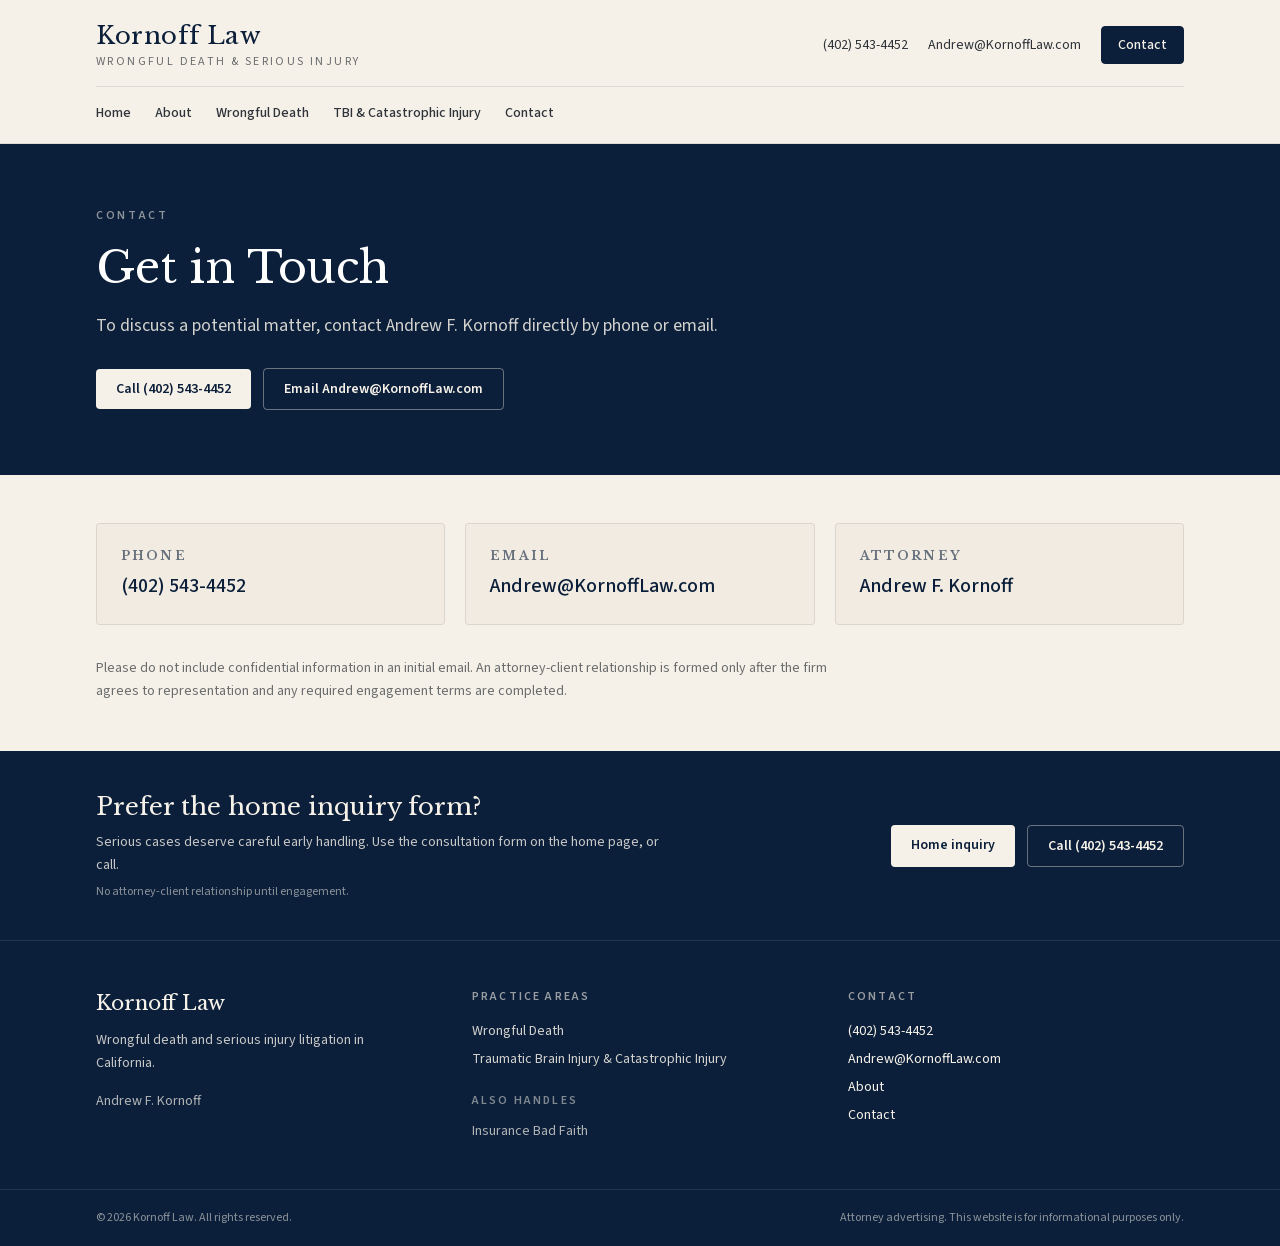
<file: contact/index.html>
<!DOCTYPE html><html lang="en" class="source_sans_3_71916a2c-module__5x7SKq__variable libre_baskerville_9acbd076-module__zNkfeW__variable h-full"><head><meta charSet="utf-8"/><meta name="viewport" content="width=device-width, initial-scale=1"/><link rel="preload" href="/_next/static/media/38df7484fe560b25-s.p.34k3f59fehpay.woff2" as="font" crossorigin="" type="font/woff2"/><link rel="preload" href="/_next/static/media/47df9ba1c7236d3b-s.p.137759vg1sbmi.woff2" as="font" crossorigin="" type="font/woff2"/><link rel="stylesheet" href="/_next/static/chunks/03e1jeu8qfjec.css" data-precedence="next"/><link rel="preload" as="script" fetchPriority="low" href="/_next/static/chunks/310vm2bl3xxpt.js"/><script src="/_next/static/chunks/19mx3mg6lkumu.js" async=""></script><script src="/_next/static/chunks/1mh6a-0e61pyc.js" async=""></script><script src="/_next/static/chunks/1eh83f1trsv72.js" async=""></script><script src="/_next/static/chunks/turbopack-3w3x71kt61-jj.js" async=""></script><script src="/_next/static/chunks/1mpnoxox0-4cg.js" async=""></script><title>Contact | Kornoff Law</title><meta name="description" content="Contact Kornoff Law at Andrew@KornoffLaw.com or (402) 543-4452."/><meta name="robots" content="index, follow"/><meta property="og:title" content="Kornoff Law | Wrongful Death &amp; Serious Injury"/><meta property="og:description" content="California wrongful death and serious injury litigation, including traumatic brain injury and catastrophic injury. Insurance bad faith when related to the matter."/><meta property="og:url" content="https://kornofflaw.com"/><meta property="og:site_name" content="Kornoff Law"/><meta property="og:locale" content="en_US"/><meta property="og:type" content="website"/><meta name="twitter:card" content="summary"/><meta name="twitter:title" content="Kornoff Law | Wrongful Death &amp; Serious Injury"/><meta name="twitter:description" content="California wrongful death and serious injury litigation, including traumatic brain injury and catastrophic injury. Insurance bad faith when related to the matter."/><link rel="icon" href="/favicon.ico?favicon.2vob68tjqpejf.ico" sizes="256x256" type="image/x-icon"/><meta name="next-size-adjust" content=""/><script src="/_next/static/chunks/0cz1d0mv5g_q7.js" noModule=""></script></head><body class="flex min-h-full flex-col bg-cream font-sans text-charcoal antialiased"><div hidden=""><!--$--><!--/$--></div><header class="border-b border-navy/10 bg-cream/95 backdrop-blur"><div class="mx-auto flex max-w-6xl flex-col gap-4 px-4 py-5 sm:px-6 lg:px-8"><div class="flex flex-col gap-4 sm:flex-row sm:items-center sm:justify-between"><a class="group" href="/"><span class="block font-serif text-2xl tracking-wide text-navy">Kornoff Law</span><span class="mt-0.5 block text-xs uppercase tracking-[0.2em] text-charcoal/70">Wrongful Death &amp; Serious Injury</span></a><div class="flex flex-wrap items-center gap-x-5 gap-y-2 text-sm text-charcoal"><a href="tel:+14025434452" class="hover:text-navy">(402) 543-4452</a><a href="mailto:Andrew@KornoffLaw.com" class="hover:text-navy">Andrew@KornoffLaw.com</a><a class="rounded border border-navy bg-navy px-4 py-2 text-sm font-medium text-cream transition hover:bg-navy-light" href="/contact">Contact</a></div></div><nav aria-label="Primary" class="flex flex-wrap items-center gap-x-6 gap-y-2 border-t border-navy/10 pt-4 text-sm"><a class="font-medium text-charcoal hover:text-navy" href="/">Home</a><a class="font-medium text-charcoal hover:text-navy" href="/about">About</a><a class="font-medium text-charcoal hover:text-navy" href="/practice/wrongful-death">Wrongful Death</a><a class="font-medium text-charcoal hover:text-navy" href="/practice/traumatic-brain-injury">TBI &amp; Catastrophic Injury</a><a class="font-medium text-charcoal hover:text-navy" href="/contact">Contact</a></nav></div></header><main class="flex-1 pb-20 md:pb-0"><section class="border-b border-navy/10 bg-navy text-cream"><div class="mx-auto max-w-6xl px-4 py-12 sm:px-6 lg:px-8 lg:py-16"><p class="text-xs font-semibold uppercase tracking-[0.22em] text-cream/55">Contact</p><h1 class="mt-4 max-w-3xl font-serif text-3xl leading-tight text-white sm:text-4xl lg:text-[2.75rem]">Get in Touch</h1><p class="mt-4 max-w-2xl text-base leading-relaxed text-cream/85 sm:text-lg">To discuss a potential matter, contact <!-- -->Andrew F. Kornoff<!-- --> <!-- -->directly by phone or email.</p><div class="mt-7 flex flex-wrap items-center gap-3"><a href="tel:+14025434452" class="rounded bg-cream px-5 py-2.5 text-sm font-semibold text-navy transition hover:bg-cream-dark">Call <!-- -->(402) 543-4452</a><a href="mailto:Andrew@KornoffLaw.com" class="rounded border border-cream/40 px-5 py-2.5 text-sm font-semibold text-cream transition hover:border-cream hover:bg-cream/5">Email <!-- -->Andrew@KornoffLaw.com</a></div></div></section><section class="mx-auto max-w-6xl px-4 py-10 sm:px-6 lg:px-8 lg:py-12"><div class="grid gap-5 sm:grid-cols-3"><div class="rounded border border-navy/10 bg-cream-dark/40 p-5 sm:p-6"><h2 class="text-xs font-semibold uppercase tracking-[0.18em] text-navy/60">Phone</h2><a href="tel:+14025434452" class="mt-2 block text-xl font-medium text-navy hover:underline">(402) 543-4452</a></div><div class="rounded border border-navy/10 bg-cream-dark/40 p-5 sm:p-6"><h2 class="text-xs font-semibold uppercase tracking-[0.18em] text-navy/60">Email</h2><a href="mailto:Andrew@KornoffLaw.com" class="mt-2 block text-xl font-medium text-navy hover:underline">Andrew@KornoffLaw.com</a></div><div class="rounded border border-navy/10 bg-cream-dark/40 p-5 sm:p-6"><h2 class="text-xs font-semibold uppercase tracking-[0.18em] text-navy/60">Attorney</h2><p class="mt-2 text-xl font-medium text-navy">Andrew F. Kornoff</p></div></div><p class="mt-8 max-w-3xl text-sm leading-relaxed text-charcoal/70">Please do not include confidential information in an initial email. An attorney-client relationship is formed only after the firm agrees to representation and any required engagement terms are completed.</p></section><section class="bg-navy text-cream"><div class="mx-auto flex max-w-6xl flex-col gap-5 px-4 py-9 sm:px-6 lg:flex-row lg:items-center lg:justify-between lg:px-8 lg:py-10"><div><h2 class="font-serif text-2xl text-cream">Prefer the home inquiry form?</h2><p class="mt-2 max-w-xl text-sm leading-relaxed text-cream/80">Serious cases deserve careful early handling. Use the consultation form on the home page, or call.</p><p class="mt-2 text-xs text-cream/55">No attorney-client relationship until engagement.</p></div><div class="flex flex-wrap gap-3"><a class="rounded bg-cream px-5 py-2.5 text-sm font-semibold text-navy transition hover:bg-cream-dark" href="/#inquiry">Home inquiry</a><a href="tel:+14025434452" class="rounded border border-cream/40 px-5 py-2.5 text-sm font-semibold text-cream transition hover:border-cream hover:bg-cream/5">Call <!-- -->(402) 543-4452</a></div></div></section><!--$--><!--/$--></main><footer class="mt-auto border-t border-cream/10 bg-navy text-cream"><div class="mx-auto grid max-w-6xl gap-10 px-4 py-12 sm:px-6 md:grid-cols-3 lg:px-8"><div><p class="font-serif text-xl">Kornoff Law</p><p class="mt-3 max-w-xs text-sm leading-relaxed text-cream/80">Wrongful death and serious injury litigation in California.</p><p class="mt-4 text-sm text-cream/70">Andrew F. Kornoff</p></div><div><p class="text-xs font-semibold uppercase tracking-[0.18em] text-cream/60">Practice Areas</p><ul class="mt-4 space-y-2 text-sm"><li><a class="text-cream/85 hover:text-cream" href="/practice/wrongful-death">Wrongful Death</a></li><li><a class="text-cream/85 hover:text-cream" href="/practice/traumatic-brain-injury">Traumatic Brain Injury &amp; Catastrophic Injury</a></li></ul><p class="mt-6 text-xs font-semibold uppercase tracking-[0.18em] text-cream/50">Also handles</p><ul class="mt-3 space-y-2 text-sm"><li><a class="text-cream/70 hover:text-cream" href="/practice/insurance-bad-faith">Insurance Bad Faith</a></li></ul></div><div><p class="text-xs font-semibold uppercase tracking-[0.18em] text-cream/60">Contact</p><ul class="mt-4 space-y-2 text-sm"><li><a href="tel:+14025434452" class="hover:text-cream">(402) 543-4452</a></li><li><a href="mailto:Andrew@KornoffLaw.com" class="hover:text-cream">Andrew@KornoffLaw.com</a></li><li><a class="hover:text-cream" href="/about">About</a></li><li><a class="hover:text-cream" href="/contact">Contact</a></li></ul></div></div><div class="border-t border-cream/10"><div class="mx-auto flex max-w-6xl flex-col gap-2 px-4 py-5 text-xs text-cream/55 sm:flex-row sm:items-center sm:justify-between sm:px-6 lg:px-8"><p>© <!-- -->2026<!-- --> <!-- -->Kornoff Law<!-- -->. All rights reserved.</p><p>Attorney advertising. This website is for informational purposes only.</p></div></div></footer><div class="fixed inset-x-0 bottom-0 z-50 border-t border-navy/15 bg-cream/95 px-3 py-2.5 shadow-[0_-4px_20px_rgba(11,31,58,0.12)] backdrop-blur md:hidden"><div class="mx-auto flex max-w-lg gap-2"><a href="tel:+14025434452" class="flex flex-1 items-center justify-center rounded border border-navy/20 bg-cream px-3 py-2.5 text-sm font-semibold text-navy">Call</a><a class="flex flex-1 items-center justify-center rounded bg-navy px-3 py-2.5 text-sm font-semibold text-cream" href="/contact">Discuss</a></div></div><script src="/_next/static/chunks/310vm2bl3xxpt.js" id="_R_" async=""></script><script>(self.__next_f=self.__next_f||[]).push([0])</script><script>self.__next_f.push([1,"1:\"$Sreact.fragment\"\n2:I[22016,[\"/_next/static/chunks/1mpnoxox0-4cg.js\"],\"\"]\n3:I[39756,[\"/_next/static/chunks/1mpnoxox0-4cg.js\"],\"default\"]\n4:I[37457,[\"/_next/static/chunks/1mpnoxox0-4cg.js\"],\"default\"]\nf:I[68027,[\"/_next/static/chunks/1mpnoxox0-4cg.js\"],\"default\",1]\n:HL[\"/_next/static/chunks/03e1jeu8qfjec.css\",\"style\"]\n:HL[\"/_next/static/media/38df7484fe560b25-s.p.34k3f59fehpay.woff2\",\"font\",{\"crossOrigin\":\"\",\"type\":\"font/woff2\"}]\n:HL[\"/_next/static/media/47df9ba1c7236d3b-s.p.137759vg1sbmi.woff2\",\"font\",{\"crossOrigin\":\"\",\"type\":\"font/woff2\"}]\nd:X\n0:{\"P\":null,\"c\":[\"\",\"contact\"],\"q\":\"\",\"i\":false,\"f\":[[[\"\",{\"children\":[\"contact\",{\"children\":[\"__PAGE__\",{},\"$undefined\",\"$undefined\",4608]},\"$undefined\",\"$undefined\",4608]},\"$undefined\",\"$undefined\",4624],[[\"$\",\"$1\",\"c\",{\"children\":[[[\"$\",\"link\",\"0\",{\"rel\":\"stylesheet\",\"href\":\"/_next/static/chunks/03e1jeu8qfjec.css\",\"precedence\":\"next\",\"crossOrigin\":\"$undefined\",\"nonce\":\"$undefined\"}],[\"$\",\"script\",\"script-0\",{\"src\":\"/_next/static/chunks/1mpnoxox0-4cg.js\",\"async\":true,\"nonce\":\"$undefined\"}]],[\"$\",\"html\",null,{\"lang\":\"en\",\"className\":\"source_sans_3_71916a2c-module__5x7SKq__variable libre_baskerville_9acbd076-module__zNkfeW__variable h-full\",\"children\":[\"$\",\"body\",null,{\"className\":\"flex min-h-full flex-col bg-cream font-sans text-charcoal antialiased\",\"children\":[[\"$\",\"header\",null,{\"className\":\"border-b border-navy/10 bg-cream/95 backdrop-blur\",\"children\":[\"$\",\"div\",null,{\"className\":\"mx-auto flex max-w-6xl flex-col gap-4 px-4 py-5 sm:px-6 lg:px-8\",\"children\":[[\"$\",\"div\",null,{\"className\":\"flex flex-col gap-4 sm:flex-row sm:items-center sm:justify-between\",\"children\":[[\"$\",\"$L2\",null,{\"href\":\"/\",\"className\":\"group\",\"children\":[[\"$\",\"span\",null,{\"className\":\"block font-serif text-2xl tracking-wide text-navy\",\"children\":\"Kornoff Law\"}],[\"$\",\"span\",null,{\"className\":\"mt-0.5 block text-xs uppercase tracking-[0.2em] text-charcoal/70\",\"children\":\"Wrongful Death \u0026 Serious Injury\"}]]}],[\"$\",\"div\",null,{\"className\":\"flex flex-wrap items-center gap-x-5 gap-y-2 text-sm text-charcoal\",\"children\":[[\"$\",\"a\",null,{\"href\":\"tel:+14025434452\",\"className\":\"hover:text-navy\",\"children\":\"(402) 543-4452\"}],[\"$\",\"a\",null,{\"href\":\"mailto:Andrew@KornoffLaw.com\",\"className\":\"hover:text-navy\",\"children\":\"Andrew@KornoffLaw.com\"}],[\"$\",\"$L2\",null,{\"href\":\"/contact\",\"className\":\"rounded border border-navy bg-navy px-4 py-2 text-sm font-medium text-cream transition hover:bg-navy-light\",\"children\":\"Contact\"}]]}]]}],[\"$\",\"nav\",null,{\"aria-label\":\"Primary\",\"className\":\"flex flex-wrap items-center gap-x-6 gap-y-2 border-t border-navy/10 pt-4 text-sm\",\"children\":[[\"$\",\"$L2\",\"/\",{\"href\":\"/\",\"className\":\"font-medium text-charcoal hover:text-navy\",\"children\":\"Home\"}],[\"$\",\"$L2\",\"/about\",{\"href\":\"/about\",\"className\":\"font-medium text-charcoal hover:text-navy\",\"children\":\"About\"}],[\"$\",\"$L2\",\"/practice/wrongful-death\",{\"href\":\"/practice/wrongful-death\",\"className\":\"font-medium text-charcoal hover:text-navy\",\"children\":\"Wrongful Death\"}],[\"$\",\"$L2\",\"/practice/traumatic-brain-injury\",{\"href\":\"/practice/traumatic-brain-injury\",\"className\":\"font-medium text-charcoal hover:text-navy\",\"children\":\"TBI \u0026 Catastrophic Injury\"}],[\"$\",\"$L2\",\"/contact\",{\"href\":\"/contact\",\"className\":\"font-medium text-charcoal hover:text-navy\",\"children\":\"Contact\"}]]}]]}]}],[\"$\",\"main\",null,{\"className\":\"flex-1 pb-20 md:pb-0\",\"children\":[\"$\",\"$L3\",null,{\"parallelRouterKey\":\"children\",\"error\":\"$undefined\",\"errorStyles\":\"$undefined\",\"errorScripts\":\"$undefined\",\"template\":[\"$\",\"$L4\",null,{}],\"templateStyles\":\"$undefined\",\"templateScripts\":\"$undefined\",\"notFound\":[[[\"$\",\"title\",null,{\"children\":\"404: This page could not be found.\"}],[\"$\",\"div\",null,{\"style\":{\"fontFamily\":\"system-ui,\\\"Segoe UI\\\",Roboto,Helvetica,Arial,sans-serif,\\\"Apple Color Emoji\\\",\\\"Segoe UI Emoji\\\"\",\"height\":\"100vh\",\"textAlign\":\"center\",\"display\":\"flex\",\"flexDirection\":\"column\",\"alignItems\":\"center\",\"justifyContent\":\"center\"},\"children\":[\"$\",\"div\",null,{\"children\":[[\"$\",\"style\",null,{\"dangerouslySetInnerHTML\":{\"__html\":\"body{color:#000;background:#fff;margin:0}.next-error-h1{border-right:1px solid rgba(0,0,0,.3)}@media (prefers-color-scheme:dark){body{color:#fff;background:#000}.next-error-h1{border-right:1px solid rgba(255,255,255,.3)}}\"}}],[\"$\",\"h1\",null,{\"className\":\"next-error-h1\",\"style\":{\"display\":\"inline-block\",\"margin\":\"0 20px 0 0\",\"padding\":\"0 23px 0 0\",\"fontSize\":24,\"fontWeight\":500,\"verticalAlign\":\"top\",\"lineHeight\":\"49px\"},\"children\":404}],[\"$\",\"div\",null,{\"style\":{\"display\":\"inline-block\"},\"children\":[\"$\",\"h2\",null,{\"style\":{\"fontSize\":14,\"fontWeight\":400,\"lineHeight\":\"49px\",\"margin\":0},\"children\":\"This page could not be found.\"}]}]]}]}]],[]],\"forbidden\":\"$undefined\",\"unauthorized\":\"$undefined\"}]}],[\"$\",\"footer\",null,{\"className\":\"mt-auto border-t border-cream/10 bg-navy text-cream\",\"children\":[[\"$\",\"div\",null,{\"className\":\"mx-auto grid max-w-6xl gap-10 px-4 py-12 sm:px-6 md:grid-cols-3 lg:px-8\",\"children\":[[\"$\",\"div\",null,{\"children\":[[\"$\",\"p\",null,{\"className\":\"font-serif text-xl\",\"children\":\"Kornoff Law\"}],\"$L5\",\"$L6\"]}],\"$L7\",\"$L8\"]}],\"$L9\"]}],\"$La\"]}]}]]}],{\"children\":[\"$Lb\",{\"children\":[\"$Lc\",{},null,false,null]},null,false,\"$d\"]},null,false,null],\"$Le\",false]],\"m\":\"$undefined\",\"G\":[\"$f\",[\"$L10\"]],\"S\":true,\"h\":null,\"r\":\"$undefined\",\"s\":\"$undefined\",\"a\":\"$undefined\",\"l\":\"$undefined\",\"p\":\"$undefined\",\"d\":\"$undefined\",\"b\":\"kornoff-pages\"}\n11:I[97367,[\"/_next/static/chunks/1mpnoxox0-4cg.js\"],\"OutletBoundary\"]\n12:\"$Sreact.suspense\"\n14:I[97367,[\"/_next/static/chunks/1mpnoxox0-4cg.js\"],\"ViewportBoundary\"]\n16:I[97367,[\"/_next/static/chunks/1mpnoxox0-4cg.js\"],\"MetadataBoundary\"]\n5:[\"$\",\"p\",null,{\"className\":\"mt-3 max-w-xs text-sm leading-relaxed text-cream/80\",\"children\":\"Wrongful death and serious injury litigation in California.\"}]\n6:[\"$\",\"p\",null,{\"className\":\"mt-4 text-sm text-cream/70\",\"children\":\"Andrew F. Kornoff\"}]\n7:[\"$\",\"div\",null,{\"children\":[[\"$\",\"p\",null,{\"className\":\"text-xs font-semibold uppercase tracking-[0.18em] text-cream/60\",\"children\":\"Practice Areas\"}],[\"$\",\"ul\",null,{\"className\":\"mt-4 space-y-2 text-sm\",\"children\":[[\"$\",\"li\",\"wrongful-death\",{\"children\":[\"$\",\"$L2\",null,{\"href\":\"/practice/wrongful-death\",\"className\":\"text-cream/85 hover:text-cream\",\"children\":\"Wrongful Death\"}]}],[\"$\",\"li\",\"traumatic-brain-injury\",{\"children\":[\"$\",\"$L2\",null,{\"href\":\"/practice/traumatic-brain-injury\",\"className\":\"text-cream/85 hover:text-cream\",\"children\":\"Traumatic Brain Injury \u0026 Catastrophic Injury\"}]}]]}],[\"$\",\"p\",null,{\"className\":\"mt-6 text-xs font-semibold uppercase tracking-[0.18em] text-cream/50\",\"children\":\"Also handles\"}],[\"$\",\"ul\",null,{\"className\":\"mt-3 space-y-2 text-sm\",\"children\":[[\"$\",\"li\",\"insurance-bad-faith\",{\"children\":[\"$\",\"$L2\",null,{\"href\":\"/practice/insurance-bad-faith\",\"className\":\"text-cream/70 hover:text-cream\",\"children\":\"Insurance Bad Faith\"}]}]]}]]}]\n8:[\"$\",\"div\",null,{\"children\":[[\"$\",\"p\",null,{\"className\":\"text-xs font-semibold uppercase tracking-[0.18em] text-cream/60\",\"children\":\"Contact\"}],[\"$\",\"ul\",null,{\"className\":\"mt-4 space-y-2 text-sm\",\"children\":[[\"$\",\"li\",null,{\"children\":[\"$\",\"a\",null,{\"href\":\"tel:+14025434452\",\"className\":\"hover:text-cream\",\"children\":\"(402) 543-4452\"}]}],[\"$\",\"li\",null,{\"children\":[\"$\",\"a\",null,{\"href\":\"mailto:Andrew@KornoffLaw.com\",\"className\":\"hover:text-cream\",\"children\":\"Andrew@KornoffLaw.com\"}]}],[\"$\",\"li\",null,{\"children\":[\"$\",\"$L2\",null,{\"href\":\"/about\",\"className\":\"hover:text-cream\",\"children\":\"About\"}]}],[\"$\",\"li\",null,{\"children\":[\"$\",\"$L2\",null,{\"href\":\"/contact\",\"className\":\"hover:text-cream\",\"children\":\"Contact\"}]}]]}]]}]\n9:[\"$\",\"div\",null,{\"className\":\"border-t border-cream/10\",\"children\":[\"$\",\"div\",null,{\"className\":\"mx-auto flex max-w-6xl flex-col gap-2 px-4 py-5 text-xs text-cream/55 sm:flex-row sm:items-center sm:justify-between sm:px-6 lg:px-8\",\"children\":[[\"$\",\"p\",null,{\"children\":[\"© \",2026,\" \",\"Kornoff Law\",\". All rights reserved.\"]}],[\"$\",\"p\",null,{\"children\":\"Attorney advertising. This website is for informational purposes only.\"}]]}]}]\na:[\"$\",\"div\",null,{\"className\":\"fixed inset-x-0 bottom-0 z-50 border-t border-navy/15 bg-cream/95 px-3 py-2.5 shadow-[0_-4px_20px_rgba(11,31,58,0.12)] backdrop-blur md:hidden\",\"children\":[\"$\",\"div\",null,{\"className\":\"mx-auto flex max-w-lg gap-2\",\"children\":[[\"$\",\"a\",null,{\"href\":\"tel:+14025434452\",\"className\":\"flex flex-1 items-center justify-center rounded border border-navy/20 bg-cream px-3 py-2.5 text-sm font-semibold text-navy\",\"children\":\"Call\"}],[\"$\",\"$L2\",null,{\"href\":\"/contact\",\"className\":\"flex flex-1 items-center justify-center rounded bg-navy px-3 py-2.5 text-sm font-semibold text-cream\",\"children\":\"Discuss\"}]]}]}]\nb:[\"$\",\"$1\",\"c\",{\"children\":[null,[\"$\",\"$L3\",null,{\"parallelRouterKey\":\"children\",\"error\":\"$undefined\",\"errorStyles\":\"$undefined\",\"errorScripts\":\"$undefined\",\"template\":[\"$\",\"$L4\",null,{}],\"templateStyles\":\"$undefined\",\"templateScripts\":\"$undefined\",\"notFound\":\"$undefined\",\"forbidden\":\"$undefined\",\"unauthorized\":\"$undefined\"}]]}]\nc:[\"$\",\"$1\",\"c\",{\"children\":[[[\"$\",\"section\",null,{\"className\":\"border-b border-navy/10 bg-navy text-cream\",\"children\":[\"$\",\"div\",null,{\"className\":\"mx-auto max-w-6xl px-4 py-12 sm:px-6 lg:px-8 lg:py-16\",\"children\":[[\"$\",\"p\",null,{\"className\":\"text-xs font-semibold uppercase tracking-[0.22em] text-cream/55\",\"children\":\"Contact\"}],[\"$\",\"h1\",null,{\"className\":\"mt-4 max-w-3xl font-serif text-3xl leading-tight text-white sm:text-4xl lg:text-[2.75rem]\",\"children\":\"Get in Touch\"}],[\"$\",\"p\",null,{\"className\":\"mt-4 max-w-2xl text-base leading-relaxed text-cream/85 sm:text-lg\",\"children\":[\"To discuss a potential matter, contact \",\"Andrew F. Kornoff\",\" \",\"directly by phone or email.\"]}],[\"$\",\"div\",null,{\"className\":\"mt-7 flex flex-wrap items-center gap-3\",\"children\":[[\"$\",\"a\",null,{\"href\":\"tel:+14025434452\",\"className\":\"rounded bg-cream px-5 py-2.5 text-sm font-semibold text-navy transition hover:bg-cream-dark\",\"children\":[\"Call \",\"(402) 543-4452\"]}],[\"$\",\"a\",null,{\"href\":\"mailto:Andrew@KornoffLaw.com\",\"className\":\"rounded border border-cream/40 px-5 py-2.5 text-sm font-semibold text-cream transition hover:border-cream hover:bg-cream/5\",\"children\":[\"Email \",\"Andrew@KornoffLaw.com\"]}]]}]]}]}],[\"$\",\"section\",null,{\"className\":\"mx-auto max-w-6xl px-4 py-10 sm:px-6 lg:px-8 lg:py-12\",\"children\":[[\"$\",\"div\",null,{\"className\":\"grid gap-5 sm:grid-cols-3\",\"children\":[[\"$\",\"div\",null,{\"className\":\"rounded border border-navy/10 bg-cream-dark/40 p-5 sm:p-6\",\"children\":[[\"$\",\"h2\",null,{\"className\":\"text-xs font-semibold uppercase tracking-[0.18em] text-navy/60\",\"children\":\"Phone\"}],[\"$\",\"a\",null,{\"href\":\"tel:+14025434452\",\"className\":\"mt-2 block text-xl font-medium text-navy hover:underline\",\"children\":\"(402) 543-4452\"}]]}],[\"$\",\"div\",null,{\"className\":\"rounded border border-navy/10 bg-cream-dark/40 p-5 sm:p-6\",\"children\":[[\"$\",\"h2\",null,{\"className\":\"text-xs font-semibold uppercase tracking-[0.18em] text-navy/60\",\"children\":\"Email\"}],[\"$\",\"a\",null,{\"href\":\"mailto:Andrew@KornoffLaw.com\",\"className\":\"mt-2 block text-xl font-medium text-navy hover:underline\",\"children\":\"Andrew@KornoffLaw.com\"}]]}],[\"$\",\"div\",null,{\"className\":\"rounded border border-navy/10 bg-cream-dark/40 p-5 sm:p-6\",\"children\":[[\"$\",\"h2\",null,{\"className\":\"text-xs font-semibold uppercase tracking-[0.18em] text-navy/60\",\"children\":\"Attorney\"}],[\"$\",\"p\",null,{\"className\":\"mt-2 text-xl font-medium text-navy\",\"children\":\"Andrew F. Kornoff\"}]]}]]}],[\"$\",\"p\",null,{\"className\":\"mt-8 max-w-3xl text-sm leading-relaxed text-charcoal/70\",\"children\":\"Please do not include confidential information in an initial email. An attorney-client relationship is formed only after the firm agrees to representation and any required engagement terms are completed.\"}]]}],[\"$\",\"section\",null,{\"className\":\"bg-navy text-cream\",\"children\":[\"$\",\"div\",null,{\"className\":\"mx-auto flex max-w-6xl flex-col gap-5 px-4 py-9 sm:px-6 lg:flex-row lg:items-center lg:justify-between lg:px-8 lg:py-10\",\"children\":[[\"$\",\"div\",null,{\"children\":[[\"$\",\"h2\",null,{\"className\":\"font-serif text-2xl text-cream\",\"children\":\"Prefer the home inquiry form?\"}],[\"$\",\"p\",null,{\"className\":\"mt-2 max-w-xl text-sm leading-relaxed text-cream/80\",\"children\":\"Serious cases deserve careful early handling. Use the consultation form on the home page, or call.\"}],[\"$\",\"p\",null,{\"className\":\"mt-2 text-xs text-cream/55\",\"children\":\"No attorney-client relationship until engagement.\"}]]}],[\"$\",\"div\",null,{\"className\":\"flex flex-wrap gap-3\",\"children\":[[\"$\",\"$L2\",null,{\"href\":\"/#inquiry\",\"className\":\"rounded bg-cream px-5 py-2.5 text-sm font-semibold text-navy transition hover:bg-cream-dark\",\"children\":\"Home inquiry\"}],[\"$\",\"a\",null,{\"href\":\"tel:+14025434452\",\"className\":\"rounded border border-cream/40 px-5 py-2.5 text-sm font-semibold text-cream transition hover:border-cream hover:bg-cream/5\",\"children\":[\"Call \",\"(402) 543-4452\"]}]]}]]}]}]],null,[\"$\",\"$L11\",null,{\"children\":[\"$\",\"$12\",null,{\"name\":\"Next.MetadataOutlet\",\"children\":\"$@13\"}]}]]}]\ne:[\"$\",\"$1\",\"h\",{\"children\":[null,[\"$\",\"$L14\",null,{\"children\":\"$L15\"}],[\"$\",\"div\",null,{\"hidden\":true,\"children\":[\"$\",\"$L16\",null,{\"children\":[\"$\",\"$12\",null,{\"name\":\"Next.Metadata\",\"children\":\"$L17\"}]}]}],[\"$\",\"meta\",null,{\"name\":\"next-size-adjust\",\"content\":\"\"}]]}]\n10:[\"$\",\"link\",\"0\",{\"rel\":\"stylesheet\",\"href\":\"/_next/static/chunks/03e1jeu8qfjec.css\",\"precedence\":\"next\",\"crossOrigin\":\"$undefined\",\"nonce\":\"$undefined\"}]\nd:C\n15:[[\"$\",\"meta\",\"0\",{\"charSet\":\"utf-8\"}],[\"$\",\"meta\",\"1\",{\"name\":\"viewport\",\"content\":\"width=device-width, initial-scale=1\"}]]\n18:I[27201,[\"/_next/static/chunks/1mpnoxox0-4cg.js\"],\"IconMark\"]\n13:null\n17:[[\"$\",\"title\",\"0\",{\"children\":\"Contact | Kornoff Law\"}],[\"$\",\"meta\",\"1\",{\"name\":\"description\",\"content\":\"Contact Kornoff Law at Andrew@KornoffLaw.com or (402) 543-4452.\"}],[\"$\",\"meta\",\"2\",{\"name\":\"robots\",\"content\":\"index, follow\"}],[\"$\",\"meta\",\"3\",{\"property\":\"og:title\",\"content\":\"Kornoff Law | Wrongful Death \u0026 Serious Injury\"}],[\"$\",\"meta\",\"4\",{\"property\":\"og:description\",\"content\":\"California wrongful death and serious injury litigation, including traumatic brain injury and catastrophic injury. Insurance bad faith when related to the matter.\"}],[\"$\",\"meta\",\"5\",{\"property\":\"og:url\",\"content\":\"https://kornofflaw.com\"}],[\"$\",\"meta\",\"6\",{\"property\":\"og:site_name\",\"content\":\"Kornoff Law\"}],[\"$\",\"meta\",\"7\",{\"property\":\"og:locale\",\"content\":\"en_US\"}],[\"$\",\"meta\",\"8\",{\"property\":\"og:type\",\"content\":\"website\"}],[\"$\",\"meta\",\"9\",{\"name\":\"twitter:card\",\"content\":\"summary\"}],[\"$\",\"meta\",\"10\",{\"name\":\"twitter:title\",\"content\":\"Kornoff Law | Wrongful Death \u0026 Serious Injury\"}],[\"$\",\"meta\",\"11\",{\"name\":\"twitter:description\",\"content\":\"California wrongful death and serious injury litigation, including traumatic brain injury and catastrophic injury. Insurance bad faith when related to the matter.\"}],[\"$\",\"link\",\"12\",{\"rel\":\"icon\",\"href\":\"/favicon.ico?favicon.2vob68tjqpejf.ico\",\"sizes\":\"256x256\",\"type\":\"image/x-icon\"}],[\"$\",\"$L18\",\"13\",{}]]\n"])</script></body></html>
</file>
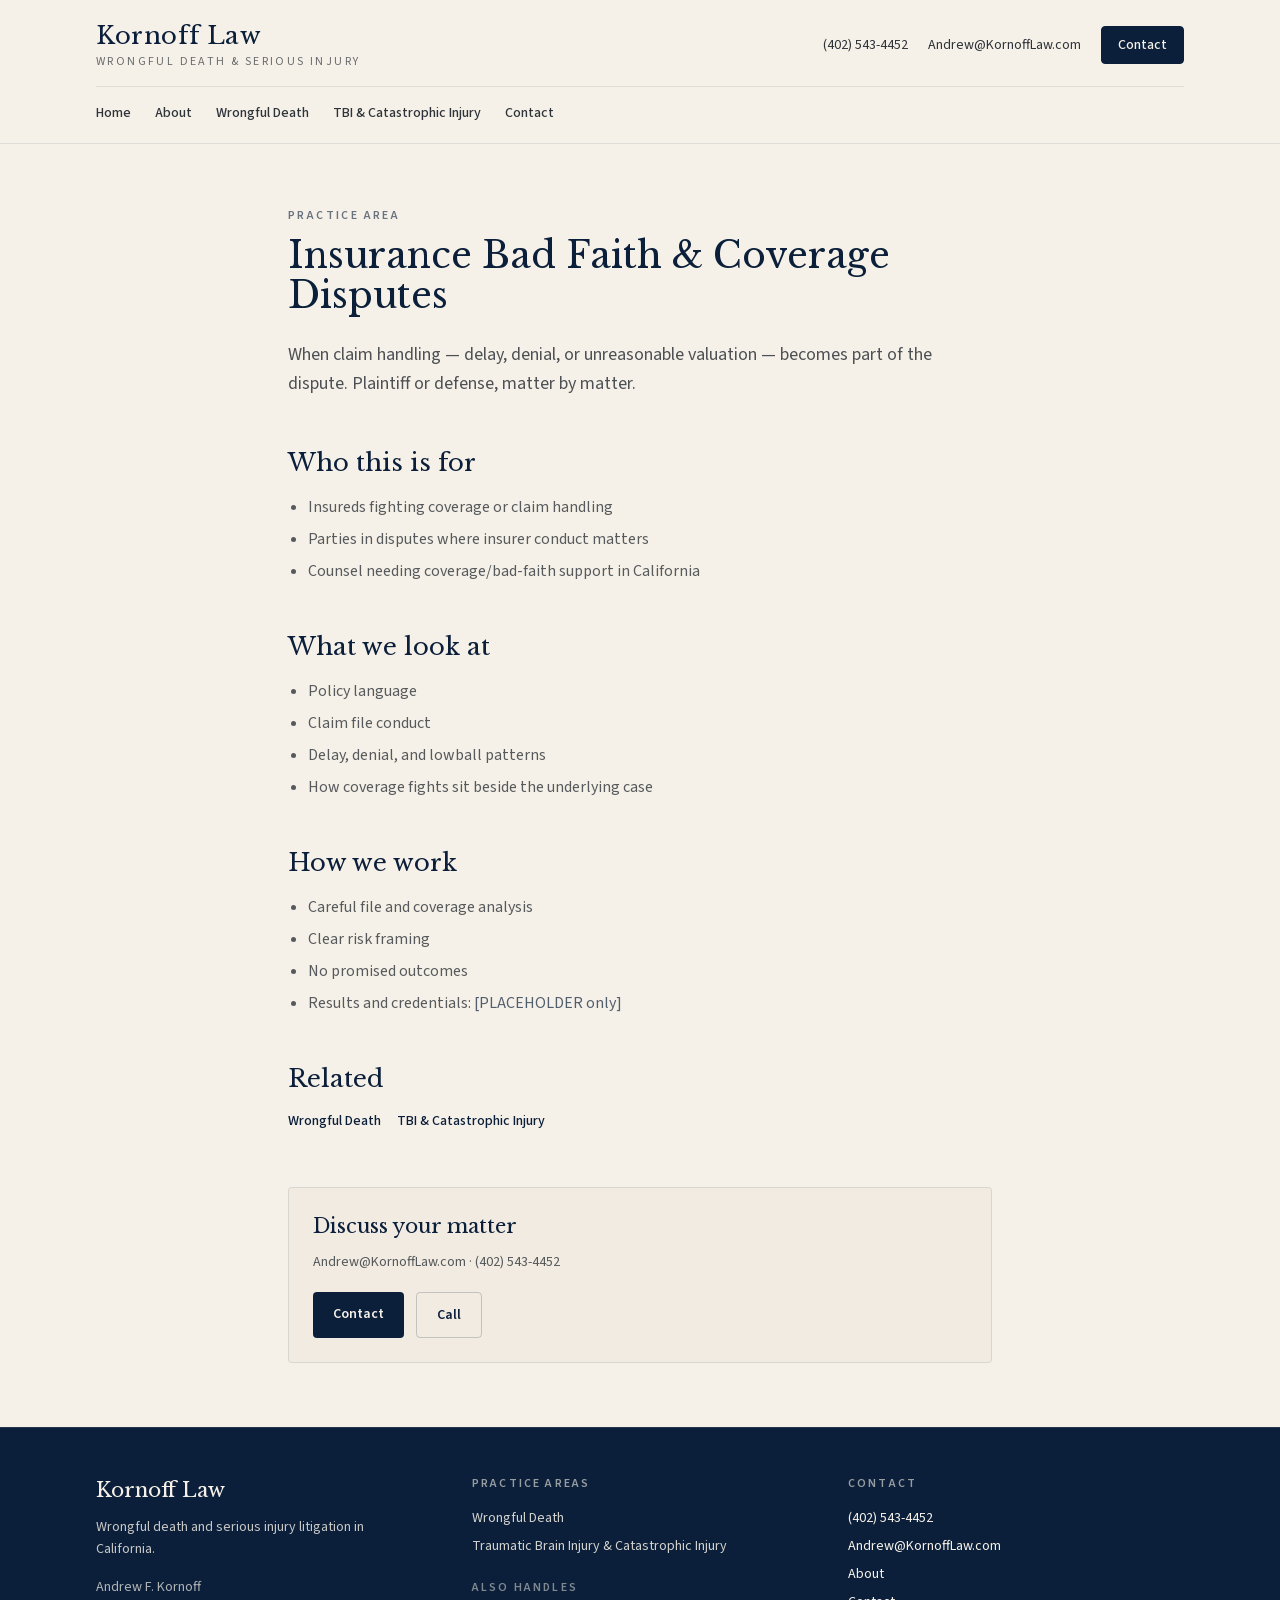
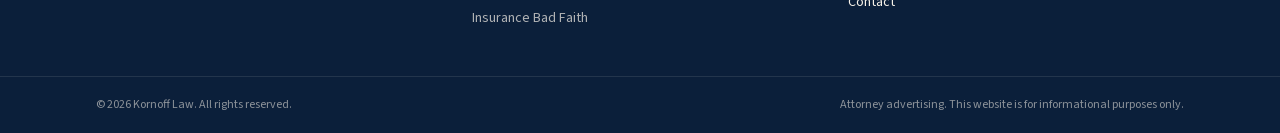
<file: practice/insurance-bad-faith/index.html>
<!DOCTYPE html><html lang="en" class="source_sans_3_71916a2c-module__5x7SKq__variable libre_baskerville_9acbd076-module__zNkfeW__variable h-full"><head><meta charSet="utf-8"/><meta name="viewport" content="width=device-width, initial-scale=1"/><link rel="preload" href="/_next/static/media/38df7484fe560b25-s.p.34k3f59fehpay.woff2" as="font" crossorigin="" type="font/woff2"/><link rel="preload" href="/_next/static/media/47df9ba1c7236d3b-s.p.137759vg1sbmi.woff2" as="font" crossorigin="" type="font/woff2"/><link rel="stylesheet" href="/_next/static/chunks/03e1jeu8qfjec.css" data-precedence="next"/><link rel="preload" as="script" fetchPriority="low" href="/_next/static/chunks/310vm2bl3xxpt.js"/><script src="/_next/static/chunks/19mx3mg6lkumu.js" async=""></script><script src="/_next/static/chunks/1mh6a-0e61pyc.js" async=""></script><script src="/_next/static/chunks/1eh83f1trsv72.js" async=""></script><script src="/_next/static/chunks/turbopack-3w3x71kt61-jj.js" async=""></script><script src="/_next/static/chunks/1mpnoxox0-4cg.js" async=""></script><title>Insurance Bad Faith &amp; Coverage Disputes | Kornoff Law</title><meta name="description" content="When claim handling — delay, denial, or unreasonable valuation — becomes part of the dispute. Plaintiff or defense, matter by matter."/><meta name="robots" content="index, follow"/><meta property="og:title" content="Kornoff Law | Wrongful Death &amp; Serious Injury"/><meta property="og:description" content="California wrongful death and serious injury litigation, including traumatic brain injury and catastrophic injury. Insurance bad faith when related to the matter."/><meta property="og:url" content="https://kornofflaw.com"/><meta property="og:site_name" content="Kornoff Law"/><meta property="og:locale" content="en_US"/><meta property="og:type" content="website"/><meta name="twitter:card" content="summary"/><meta name="twitter:title" content="Kornoff Law | Wrongful Death &amp; Serious Injury"/><meta name="twitter:description" content="California wrongful death and serious injury litigation, including traumatic brain injury and catastrophic injury. Insurance bad faith when related to the matter."/><link rel="icon" href="/favicon.ico?favicon.2vob68tjqpejf.ico" sizes="256x256" type="image/x-icon"/><meta name="next-size-adjust" content=""/><script src="/_next/static/chunks/0cz1d0mv5g_q7.js" noModule=""></script></head><body class="flex min-h-full flex-col bg-cream font-sans text-charcoal antialiased"><div hidden=""><!--$--><!--/$--></div><header class="border-b border-navy/10 bg-cream/95 backdrop-blur"><div class="mx-auto flex max-w-6xl flex-col gap-4 px-4 py-5 sm:px-6 lg:px-8"><div class="flex flex-col gap-4 sm:flex-row sm:items-center sm:justify-between"><a class="group" href="/"><span class="block font-serif text-2xl tracking-wide text-navy">Kornoff Law</span><span class="mt-0.5 block text-xs uppercase tracking-[0.2em] text-charcoal/70">Wrongful Death &amp; Serious Injury</span></a><div class="flex flex-wrap items-center gap-x-5 gap-y-2 text-sm text-charcoal"><a href="tel:+14025434452" class="hover:text-navy">(402) 543-4452</a><a href="mailto:Andrew@KornoffLaw.com" class="hover:text-navy">Andrew@KornoffLaw.com</a><a class="rounded border border-navy bg-navy px-4 py-2 text-sm font-medium text-cream transition hover:bg-navy-light" href="/contact">Contact</a></div></div><nav aria-label="Primary" class="flex flex-wrap items-center gap-x-6 gap-y-2 border-t border-navy/10 pt-4 text-sm"><a class="font-medium text-charcoal hover:text-navy" href="/">Home</a><a class="font-medium text-charcoal hover:text-navy" href="/about">About</a><a class="font-medium text-charcoal hover:text-navy" href="/practice/wrongful-death">Wrongful Death</a><a class="font-medium text-charcoal hover:text-navy" href="/practice/traumatic-brain-injury">TBI &amp; Catastrophic Injury</a><a class="font-medium text-charcoal hover:text-navy" href="/contact">Contact</a></nav></div></header><main class="flex-1 pb-20 md:pb-0"><div class="mx-auto max-w-3xl px-4 py-16 sm:px-6 lg:px-8"><p class="text-xs font-semibold uppercase tracking-[0.2em] text-navy/60">Practice Area</p><h1 class="mt-3 font-serif text-4xl text-navy">Insurance Bad Faith &amp; Coverage Disputes</h1><p class="mt-6 text-lg leading-relaxed text-charcoal/85">When claim handling — delay, denial, or unreasonable valuation — becomes part of the dispute. Plaintiff or defense, matter by matter.</p><section class="mt-12"><h2 class="font-serif text-2xl text-navy">Who this is for</h2><ul class="mt-4 list-disc space-y-2 pl-5 text-charcoal/80"><li>Insureds fighting coverage or claim handling</li><li>Parties in disputes where insurer conduct matters</li><li>Counsel needing coverage/bad-faith support in California</li></ul></section><section class="mt-12"><h2 class="font-serif text-2xl text-navy">What we look at</h2><ul class="mt-4 list-disc space-y-2 pl-5 text-charcoal/80"><li>Policy language</li><li>Claim file conduct</li><li>Delay, denial, and lowball patterns</li><li>How coverage fights sit beside the underlying case</li></ul></section><section class="mt-12"><h2 class="font-serif text-2xl text-navy">How we work</h2><ul class="mt-4 list-disc space-y-2 pl-5 text-charcoal/80"><li>Careful file and coverage analysis</li><li>Clear risk framing</li><li>No promised outcomes</li><li>Results and credentials:<!-- --> <span class="text-navy/70">[PLACEHOLDER only]</span></li></ul></section><section class="mt-12"><h2 class="font-serif text-2xl text-navy">Related</h2><div class="mt-4 flex flex-wrap gap-4 text-sm font-medium"><a class="text-navy hover:underline" href="/practice/wrongful-death">Wrongful Death</a><a class="text-navy hover:underline" href="/practice/traumatic-brain-injury">TBI &amp; Catastrophic Injury</a></div></section><section class="mt-14 rounded border border-navy/10 bg-cream-dark/40 p-6"><h2 class="font-serif text-xl text-navy">Discuss your matter</h2><p class="mt-3 text-sm text-charcoal/80">Andrew@KornoffLaw.com<!-- --> · <!-- -->(402) 543-4452</p><div class="mt-5 flex flex-wrap gap-3"><a class="rounded bg-navy px-5 py-3 text-sm font-semibold text-cream hover:bg-navy-light" href="/contact">Contact</a><a href="tel:+14025434452" class="rounded border border-navy/20 px-5 py-3 text-sm font-semibold text-navy hover:border-navy/40">Call</a></div></section></div><!--$--><!--/$--></main><footer class="mt-auto border-t border-cream/10 bg-navy text-cream"><div class="mx-auto grid max-w-6xl gap-10 px-4 py-12 sm:px-6 md:grid-cols-3 lg:px-8"><div><p class="font-serif text-xl">Kornoff Law</p><p class="mt-3 max-w-xs text-sm leading-relaxed text-cream/80">Wrongful death and serious injury litigation in California.</p><p class="mt-4 text-sm text-cream/70">Andrew F. Kornoff</p></div><div><p class="text-xs font-semibold uppercase tracking-[0.18em] text-cream/60">Practice Areas</p><ul class="mt-4 space-y-2 text-sm"><li><a class="text-cream/85 hover:text-cream" href="/practice/wrongful-death">Wrongful Death</a></li><li><a class="text-cream/85 hover:text-cream" href="/practice/traumatic-brain-injury">Traumatic Brain Injury &amp; Catastrophic Injury</a></li></ul><p class="mt-6 text-xs font-semibold uppercase tracking-[0.18em] text-cream/50">Also handles</p><ul class="mt-3 space-y-2 text-sm"><li><a class="text-cream/70 hover:text-cream" href="/practice/insurance-bad-faith">Insurance Bad Faith</a></li></ul></div><div><p class="text-xs font-semibold uppercase tracking-[0.18em] text-cream/60">Contact</p><ul class="mt-4 space-y-2 text-sm"><li><a href="tel:+14025434452" class="hover:text-cream">(402) 543-4452</a></li><li><a href="mailto:Andrew@KornoffLaw.com" class="hover:text-cream">Andrew@KornoffLaw.com</a></li><li><a class="hover:text-cream" href="/about">About</a></li><li><a class="hover:text-cream" href="/contact">Contact</a></li></ul></div></div><div class="border-t border-cream/10"><div class="mx-auto flex max-w-6xl flex-col gap-2 px-4 py-5 text-xs text-cream/55 sm:flex-row sm:items-center sm:justify-between sm:px-6 lg:px-8"><p>© <!-- -->2026<!-- --> <!-- -->Kornoff Law<!-- -->. All rights reserved.</p><p>Attorney advertising. This website is for informational purposes only.</p></div></div></footer><div class="fixed inset-x-0 bottom-0 z-50 border-t border-navy/15 bg-cream/95 px-3 py-2.5 shadow-[0_-4px_20px_rgba(11,31,58,0.12)] backdrop-blur md:hidden"><div class="mx-auto flex max-w-lg gap-2"><a href="tel:+14025434452" class="flex flex-1 items-center justify-center rounded border border-navy/20 bg-cream px-3 py-2.5 text-sm font-semibold text-navy">Call</a><a class="flex flex-1 items-center justify-center rounded bg-navy px-3 py-2.5 text-sm font-semibold text-cream" href="/contact">Discuss</a></div></div><script src="/_next/static/chunks/310vm2bl3xxpt.js" id="_R_" async=""></script><script>(self.__next_f=self.__next_f||[]).push([0])</script><script>self.__next_f.push([1,"1:\"$Sreact.fragment\"\n2:I[22016,[\"/_next/static/chunks/1mpnoxox0-4cg.js\"],\"\"]\n3:I[39756,[\"/_next/static/chunks/1mpnoxox0-4cg.js\"],\"default\"]\n4:I[37457,[\"/_next/static/chunks/1mpnoxox0-4cg.js\"],\"default\"]\nf:I[68027,[\"/_next/static/chunks/1mpnoxox0-4cg.js\"],\"default\",1]\n:HL[\"/_next/static/chunks/03e1jeu8qfjec.css\",\"style\"]\n:HL[\"/_next/static/media/38df7484fe560b25-s.p.34k3f59fehpay.woff2\",\"font\",{\"crossOrigin\":\"\",\"type\":\"font/woff2\"}]\n:HL[\"/_next/static/media/47df9ba1c7236d3b-s.p.137759vg1sbmi.woff2\",\"font\",{\"crossOrigin\":\"\",\"type\":\"font/woff2\"}]\nd:X\n0:{\"P\":null,\"c\":[\"\",\"practice\",\"insurance-bad-faith\"],\"q\":\"\",\"i\":false,\"f\":[[[\"\",{\"children\":[\"practice\",{\"children\":[\"insurance-bad-faith\",{\"children\":[\"__PAGE__\",{},\"$undefined\",\"$undefined\",4608]},\"$undefined\",\"$undefined\",4608]},\"$undefined\",\"$undefined\",4608]},\"$undefined\",\"$undefined\",4624],[[\"$\",\"$1\",\"c\",{\"children\":[[[\"$\",\"link\",\"0\",{\"rel\":\"stylesheet\",\"href\":\"/_next/static/chunks/03e1jeu8qfjec.css\",\"precedence\":\"next\",\"crossOrigin\":\"$undefined\",\"nonce\":\"$undefined\"}],[\"$\",\"script\",\"script-0\",{\"src\":\"/_next/static/chunks/1mpnoxox0-4cg.js\",\"async\":true,\"nonce\":\"$undefined\"}]],[\"$\",\"html\",null,{\"lang\":\"en\",\"className\":\"source_sans_3_71916a2c-module__5x7SKq__variable libre_baskerville_9acbd076-module__zNkfeW__variable h-full\",\"children\":[\"$\",\"body\",null,{\"className\":\"flex min-h-full flex-col bg-cream font-sans text-charcoal antialiased\",\"children\":[[\"$\",\"header\",null,{\"className\":\"border-b border-navy/10 bg-cream/95 backdrop-blur\",\"children\":[\"$\",\"div\",null,{\"className\":\"mx-auto flex max-w-6xl flex-col gap-4 px-4 py-5 sm:px-6 lg:px-8\",\"children\":[[\"$\",\"div\",null,{\"className\":\"flex flex-col gap-4 sm:flex-row sm:items-center sm:justify-between\",\"children\":[[\"$\",\"$L2\",null,{\"href\":\"/\",\"className\":\"group\",\"children\":[[\"$\",\"span\",null,{\"className\":\"block font-serif text-2xl tracking-wide text-navy\",\"children\":\"Kornoff Law\"}],[\"$\",\"span\",null,{\"className\":\"mt-0.5 block text-xs uppercase tracking-[0.2em] text-charcoal/70\",\"children\":\"Wrongful Death \u0026 Serious Injury\"}]]}],[\"$\",\"div\",null,{\"className\":\"flex flex-wrap items-center gap-x-5 gap-y-2 text-sm text-charcoal\",\"children\":[[\"$\",\"a\",null,{\"href\":\"tel:+14025434452\",\"className\":\"hover:text-navy\",\"children\":\"(402) 543-4452\"}],[\"$\",\"a\",null,{\"href\":\"mailto:Andrew@KornoffLaw.com\",\"className\":\"hover:text-navy\",\"children\":\"Andrew@KornoffLaw.com\"}],[\"$\",\"$L2\",null,{\"href\":\"/contact\",\"className\":\"rounded border border-navy bg-navy px-4 py-2 text-sm font-medium text-cream transition hover:bg-navy-light\",\"children\":\"Contact\"}]]}]]}],[\"$\",\"nav\",null,{\"aria-label\":\"Primary\",\"className\":\"flex flex-wrap items-center gap-x-6 gap-y-2 border-t border-navy/10 pt-4 text-sm\",\"children\":[[\"$\",\"$L2\",\"/\",{\"href\":\"/\",\"className\":\"font-medium text-charcoal hover:text-navy\",\"children\":\"Home\"}],[\"$\",\"$L2\",\"/about\",{\"href\":\"/about\",\"className\":\"font-medium text-charcoal hover:text-navy\",\"children\":\"About\"}],[\"$\",\"$L2\",\"/practice/wrongful-death\",{\"href\":\"/practice/wrongful-death\",\"className\":\"font-medium text-charcoal hover:text-navy\",\"children\":\"Wrongful Death\"}],[\"$\",\"$L2\",\"/practice/traumatic-brain-injury\",{\"href\":\"/practice/traumatic-brain-injury\",\"className\":\"font-medium text-charcoal hover:text-navy\",\"children\":\"TBI \u0026 Catastrophic Injury\"}],[\"$\",\"$L2\",\"/contact\",{\"href\":\"/contact\",\"className\":\"font-medium text-charcoal hover:text-navy\",\"children\":\"Contact\"}]]}]]}]}],[\"$\",\"main\",null,{\"className\":\"flex-1 pb-20 md:pb-0\",\"children\":[\"$\",\"$L3\",null,{\"parallelRouterKey\":\"children\",\"error\":\"$undefined\",\"errorStyles\":\"$undefined\",\"errorScripts\":\"$undefined\",\"template\":[\"$\",\"$L4\",null,{}],\"templateStyles\":\"$undefined\",\"templateScripts\":\"$undefined\",\"notFound\":[[[\"$\",\"title\",null,{\"children\":\"404: This page could not be found.\"}],[\"$\",\"div\",null,{\"style\":{\"fontFamily\":\"system-ui,\\\"Segoe UI\\\",Roboto,Helvetica,Arial,sans-serif,\\\"Apple Color Emoji\\\",\\\"Segoe UI Emoji\\\"\",\"height\":\"100vh\",\"textAlign\":\"center\",\"display\":\"flex\",\"flexDirection\":\"column\",\"alignItems\":\"center\",\"justifyContent\":\"center\"},\"children\":[\"$\",\"div\",null,{\"children\":[[\"$\",\"style\",null,{\"dangerouslySetInnerHTML\":{\"__html\":\"body{color:#000;background:#fff;margin:0}.next-error-h1{border-right:1px solid rgba(0,0,0,.3)}@media (prefers-color-scheme:dark){body{color:#fff;background:#000}.next-error-h1{border-right:1px solid rgba(255,255,255,.3)}}\"}}],[\"$\",\"h1\",null,{\"className\":\"next-error-h1\",\"style\":{\"display\":\"inline-block\",\"margin\":\"0 20px 0 0\",\"padding\":\"0 23px 0 0\",\"fontSize\":24,\"fontWeight\":500,\"verticalAlign\":\"top\",\"lineHeight\":\"49px\"},\"children\":404}],[\"$\",\"div\",null,{\"style\":{\"display\":\"inline-block\"},\"children\":[\"$\",\"h2\",null,{\"style\":{\"fontSize\":14,\"fontWeight\":400,\"lineHeight\":\"49px\",\"margin\":0},\"children\":\"This page could not be found.\"}]}]]}]}]],[]],\"forbidden\":\"$undefined\",\"unauthorized\":\"$undefined\"}]}],[\"$\",\"footer\",null,{\"className\":\"mt-auto border-t border-cream/10 bg-navy text-cream\",\"children\":[[\"$\",\"div\",null,{\"className\":\"mx-auto grid max-w-6xl gap-10 px-4 py-12 sm:px-6 md:grid-cols-3 lg:px-8\",\"children\":[\"$L5\",\"$L6\",\"$L7\"]}],\"$L8\"]}],\"$L9\"]}]}]]}],{\"children\":[\"$La\",{\"children\":[\"$Lb\",{\"children\":[\"$Lc\",{},null,false,null]},null,false,\"$d\"]},null,false,\"$d\"]},null,false,null],\"$Le\",false]],\"m\":\"$undefined\",\"G\":[\"$f\",[\"$L10\"]],\"S\":true,\"h\":null,\"r\":\"$undefined\",\"s\":\"$undefined\",\"a\":\"$undefined\",\"l\":\"$undefined\",\"p\":\"$undefined\",\"d\":\"$undefined\",\"b\":\"kornoff-pages\"}\n11:I[97367,[\"/_next/static/chunks/1mpnoxox0-4cg.js\"],\"OutletBoundary\"]\n12:\"$Sreact.suspense\"\n14:I[97367,[\"/_next/static/chunks/1mpnoxox0-4cg.js\"],\"ViewportBoundary\"]\n16:I[97367,[\"/_next/static/chunks/1mpnoxox0-4cg.js\"],\"MetadataBoundary\"]\n5:[\"$\",\"div\",null,{\"children\":[[\"$\",\"p\",null,{\"className\":\"font-serif text-xl\",\"children\":\"Kornoff Law\"}],[\"$\",\"p\",null,{\"className\":\"mt-3 max-w-xs text-sm leading-relaxed text-cream/80\",\"children\":\"Wrongful death and serious injury litigation in California.\"}],[\"$\",\"p\",null,{\"className\":\"mt-4 text-sm text-cream/70\",\"children\":\"Andrew F. Kornoff\"}]]}]\n6:[\"$\",\"div\",null,{\"children\":[[\"$\",\"p\",null,{\"className\":\"text-xs font-semibold uppercase tracking-[0.18em] text-cream/60\",\"children\":\"Practice Areas\"}],[\"$\",\"ul\",null,{\"className\":\"mt-4 space-y-2 text-sm\",\"children\":[[\"$\",\"li\",\"wrongful-death\",{\"children\":[\"$\",\"$L2\",null,{\"href\":\"/practice/wrongful-death\",\"className\":\"text-cream/85 hover:text-cream\",\"children\":\"Wrongful Death\"}]}],[\"$\",\"li\",\"traumatic-brain-injury\",{\"children\":[\"$\",\"$L2\",null,{\"href\":\"/practice/traumatic-brain-injury\",\"className\":\"text-cream/85 hover:text-cream\",\"children\":\"Traumatic Brain Injury \u0026 Catastrophic Injury\"}]}]]}],[\"$\",\"p\",null,{\"className\":\"mt-6 text-xs font-semibold uppercase tracking-[0.18em] text-cream/50\",\"children\":\"Also handles\"}],[\"$\",\"ul\",null,{\"className\":\"mt-3 space-y-2 text-sm\",\"children\":[[\"$\",\"li\",\"insurance-bad-faith\",{\"children\":[\"$\",\"$L2\",null,{\"href\":\"/practice/insurance-bad-faith\",\"className\":\"text-cream/70 hover:text-cream\",\"children\":\"Insurance Bad Faith\"}]}]]}]]}]\n7:[\"$\",\"div\",null,{\"children\":[[\"$\",\"p\",null,{\"className\":\"text-xs font-semibold uppercase tracking-[0.18em] text-cream/60\",\"children\":\"Contact\"}],[\"$\",\"ul\",null,{\"className\":\"mt-4 space-y-2 text-sm\",\"children\":[[\"$\",\"li\",null,{\"children\":[\"$\",\"a\",null,{\"href\":\"tel:+14025434452\",\"className\":\"hover:text-cream\",\"children\":\"(402) 543-4452\"}]}],[\"$\",\"li\",null,{\"children\":[\"$\",\"a\",null,{\"href\":\"mailto:Andrew@KornoffLaw.com\",\"className\":\"hover:text-cream\",\"children\":\"Andrew@KornoffLaw.com\"}]}],[\"$\",\"li\",null,{\"children\":[\"$\",\"$L2\",null,{\"href\":\"/about\",\"className\":\"hover:text-cream\",\"children\":\"About\"}]}],[\"$\",\"li\",null,{\"children\":[\"$\",\"$L2\",null,{\"href\":\"/contact\",\"className\":\"hover:text-cream\",\"children\":\"Contact\"}]}]]}]]}]\n8:[\"$\",\"div\",null,{\"className\":\"border-t border-cream/10\",\"children\":[\"$\",\"div\",null,{\"className\":\"mx-auto flex max-w-6xl flex-col gap-2 px-4 py-5 text-xs text-cream/55 sm:flex-row sm:items-center sm:justify-between sm:px-6 lg:px-8\",\"children\":[[\"$\",\"p\",null,{\"children\":[\"© \",2026,\" \",\"Kornoff Law\",\". All rights reserved.\"]}],[\"$\",\"p\",null,{\"children\":\"Attorney advertising. This website is for informational purposes only.\"}]]}]}]\n9:[\"$\",\"div\",null,{\"className\":\"fixed inset-x-0 bottom-0 z-50 border-t border-navy/15 bg-cream/95 px-3 py-2.5 shadow-[0_-4px_20px_rgba(11,31,58,0.12)] backdrop-blur md:hidden\",\"children\":[\"$\",\"div\",null,{\"className\":\"mx-auto flex max-w-lg gap-2\",\"children\":[[\"$\",\"a\",null,{\"href\":\"tel:+14025434452\",\"className\":\"flex flex-1 items-center justify-center rounded border border-navy/20 bg-cream px-3 py-2.5 text-sm font-semibold text-navy\",\"children\":\"Call\"}],[\"$\",\"$L2\",null,{\"href\":\"/contact\",\"className\":\"flex flex-1 items-center justify-center rounded bg-navy px-3 py-2.5 text-sm font-semibold text-cream\",\"children\":\"Discuss\"}]]}]}]\na:[\"$\",\"$1\",\"c\",{\"children\":[null,[\"$\",\"$L3\",null,{\"parallelRouterKey\":\"children\",\"error\":\"$undefined\",\"errorStyles\":\"$undefined\",\"errorScripts\":\"$undefined\",\"template\":[\"$\",\"$L4\",null,{}],\"templateStyles\":\"$undefined\",\"templateScripts\":\"$undefined\",\"notFound\":\"$undefined\",\"forbidden\":\"$undefined\",\"unauthorized\":\"$undefined\"}]]}]\nb:[\"$\",\"$1\",\"c\",{\"children\":[null,[\"$\",\"$L3\",null,{\"parallelRouterKey\":\"children\",\"error\":\"$undefined\",\"errorStyles\":\"$undefined\",\"errorScripts\":\"$undefined\",\"template\":[\"$\",\"$L4\",null,{}],\"templateStyles\":\"$undefined\",\"templateScripts\":\"$undefined\",\"notFound\":\"$undefined\",\"forbidden\":\"$undefined\",\"unauthorized\":\"$undefined\"}]]}]\nc:[\"$\",\"$1\",\"c\",{\"children\":[[\"$\",\"div\",null,{\"className\":\"mx-auto max-w-3xl px-4 py-16 sm:px-6 lg:px-8\",\"children\":[[\"$\",\"p\",null,{\"className\":\"text-xs font-semibold uppercase tracking-[0.2em] text-navy/60\",\"children\":\"Practice Area\"}],[\"$\",\"h1\",null,{\"className\":\"mt-3 font-serif text-4xl text-navy\",\"children\":\"Insurance Bad Faith \u0026 Coverage Disputes\"}],[\"$\",\"p\",null,{\"className\":\"mt-6 text-lg leading-relaxed text-charcoal/85\",\"children\":\"When claim handling — delay, denial, or unreasonable valuation — becomes part of the dispute. Plaintiff or defense, matter by matter.\"}],[\"$\",\"section\",null,{\"className\":\"mt-12\",\"children\":[[\"$\",\"h2\",null,{\"className\":\"font-serif text-2xl text-navy\",\"children\":\"Who this is for\"}],[\"$\",\"ul\",null,{\"className\":\"mt-4 list-disc space-y-2 pl-5 text-charcoal/80\",\"children\":[[\"$\",\"li\",null,{\"children\":\"Insureds fighting coverage or claim handling\"}],[\"$\",\"li\",null,{\"children\":\"Parties in disputes where insurer conduct matters\"}],[\"$\",\"li\",null,{\"children\":\"Counsel needing coverage/bad-faith support in California\"}]]}]]}],[\"$\",\"section\",null,{\"className\":\"mt-12\",\"children\":[[\"$\",\"h2\",null,{\"className\":\"font-serif text-2xl text-navy\",\"children\":\"What we look at\"}],[\"$\",\"ul\",null,{\"className\":\"mt-4 list-disc space-y-2 pl-5 text-charcoal/80\",\"children\":[[\"$\",\"li\",null,{\"children\":\"Policy language\"}],[\"$\",\"li\",null,{\"children\":\"Claim file conduct\"}],[\"$\",\"li\",null,{\"children\":\"Delay, denial, and lowball patterns\"}],[\"$\",\"li\",null,{\"children\":\"How coverage fights sit beside the underlying case\"}]]}]]}],[\"$\",\"section\",null,{\"className\":\"mt-12\",\"children\":[[\"$\",\"h2\",null,{\"className\":\"font-serif text-2xl text-navy\",\"children\":\"How we work\"}],[\"$\",\"ul\",null,{\"className\":\"mt-4 list-disc space-y-2 pl-5 text-charcoal/80\",\"children\":[[\"$\",\"li\",null,{\"children\":\"Careful file and coverage analysis\"}],[\"$\",\"li\",null,{\"children\":\"Clear risk framing\"}],[\"$\",\"li\",null,{\"children\":\"No promised outcomes\"}],[\"$\",\"li\",null,{\"children\":[\"Results and credentials:\",\" \",[\"$\",\"span\",null,{\"className\":\"text-navy/70\",\"children\":\"[PLACEHOLDER only]\"}]]}]]}]]}],[\"$\",\"section\",null,{\"className\":\"mt-12\",\"children\":[[\"$\",\"h2\",null,{\"className\":\"font-serif text-2xl text-navy\",\"children\":\"Related\"}],[\"$\",\"div\",null,{\"className\":\"mt-4 flex flex-wrap gap-4 text-sm font-medium\",\"children\":[[\"$\",\"$L2\",null,{\"href\":\"/practice/wrongful-death\",\"className\":\"text-navy hover:underline\",\"children\":\"Wrongful Death\"}],[\"$\",\"$L2\",null,{\"href\":\"/practice/traumatic-brain-injury\",\"className\":\"text-navy hover:underline\",\"children\":\"TBI \u0026 Catastrophic Injury\"}]]}]]}],[\"$\",\"section\",null,{\"className\":\"mt-14 rounded border border-navy/10 bg-cream-dark/40 p-6\",\"children\":[[\"$\",\"h2\",null,{\"className\":\"font-serif text-xl text-navy\",\"children\":\"Discuss your matter\"}],[\"$\",\"p\",null,{\"className\":\"mt-3 text-sm text-charcoal/80\",\"children\":[\"Andrew@KornoffLaw.com\",\" · \",\"(402) 543-4452\"]}],[\"$\",\"div\",null,{\"className\":\"mt-5 flex flex-wrap gap-3\",\"children\":[[\"$\",\"$L2\",null,{\"href\":\"/contact\",\"className\":\"rounded bg-navy px-5 py-3 text-sm font-semibold text-cream hover:bg-navy-light\",\"children\":\"Contact\"}],[\"$\",\"a\",null,{\"href\":\"tel:+14025434452\",\"className\":\"rounded border border-navy/20 px-5 py-3 text-sm font-semibold text-navy hover:border-navy/40\",\"children\":\"Call\"}]]}]]}]]}],null,[\"$\",\"$L11\",null,{\"children\":[\"$\",\"$12\",null,{\"name\":\"Next.MetadataOutlet\",\"children\":\"$@13\"}]}]]}]\ne:[\"$\",\"$1\",\"h\",{\"children\":[null,[\"$\",\"$L14\",null,{\"children\":\"$L15\"}],[\"$\",\"div\",null,{\"hidden\":true,\"children\":[\"$\",\"$L16\",null,{\"children\":[\"$\",\"$12\",null,{\"name\":\"Next.Metadata\",\"children\":\"$L17\"}]}]}],[\"$\",\"meta\",null,{\"name\":\"next-size-adjust\",\"content\":\"\"}]]}]\n10:[\"$\",\"link\",\"0\",{\"rel\":\"stylesheet\",\"href\":\"/_next/static/chunks/03e1jeu8qfjec.css\",\"precedence\":\"next\",\"crossOrigin\":\"$undefined\",\"nonce\":\"$undefined\"}]\nd:C\n15:[[\"$\",\"meta\",\"0\",{\"charSet\":\"utf-8\"}],[\"$\",\"meta\",\"1\",{\"name\":\"viewport\",\"content\":\"width=device-width, initial-scale=1\"}]]\n18:I[27201,[\"/_next/static/chunks/1mpnoxox0-4cg.js\"],\"IconMark\"]\n13:null\n17:[[\"$\",\"title\",\"0\",{\"children\":\"Insurance Bad Faith \u0026 Coverage Disputes | Kornoff Law\"}],[\"$\",\"meta\",\"1\",{\"name\":\"description\",\"content\":\"When claim handling — delay, denial, or unreasonable valuation — becomes part of the dispute. Plaintiff or defense, matter by matter.\"}],[\"$\",\"meta\",\"2\",{\"name\":\"robots\",\"content\":\"index, follow\"}],[\"$\",\"meta\",\"3\",{\"property\":\"og:title\",\"content\":\"Kornoff Law | Wrongful Death \u0026 Serious Injury\"}],[\"$\",\"meta\",\"4\",{\"property\":\"og:description\",\"content\":\"California wrongful death and serious injury litigation, including traumatic brain injury and catastrophic injury. Insurance bad faith when related to the matter.\"}],[\"$\",\"meta\",\"5\",{\"property\":\"og:url\",\"content\":\"https://kornofflaw.com\"}],[\"$\",\"meta\",\"6\",{\"property\":\"og:site_name\",\"content\":\"Kornoff Law\"}],[\"$\",\"meta\",\"7\",{\"property\":\"og:locale\",\"content\":\"en_US\"}],[\"$\",\"meta\",\"8\",{\"property\":\"og:type\",\"content\":\"website\"}],[\"$\",\"meta\",\"9\",{\"name\":\"twitter:card\",\"content\":\"summary\"}],[\"$\",\"meta\",\"10\",{\"name\":\"twitter:title\",\"content\":\"Kornoff Law | Wrongful Death \u0026 Serious Injury\"}],[\"$\",\"meta\",\"11\",{\"name\":\"twitter:description\",\"content\":\"California wrongful death and serious injury litigation, including traumatic brain injury and catastrophic injury. Insurance bad faith when related to the matter.\"}],[\"$\",\"link\",\"12\",{\"rel\":\"icon\",\"href\":\"/favicon.ico?favicon.2vob68tjqpejf.ico\",\"sizes\":\"256x256\",\"type\":\"image/x-icon\"}],[\"$\",\"$L18\",\"13\",{}]]\n"])</script></body></html>
</file>
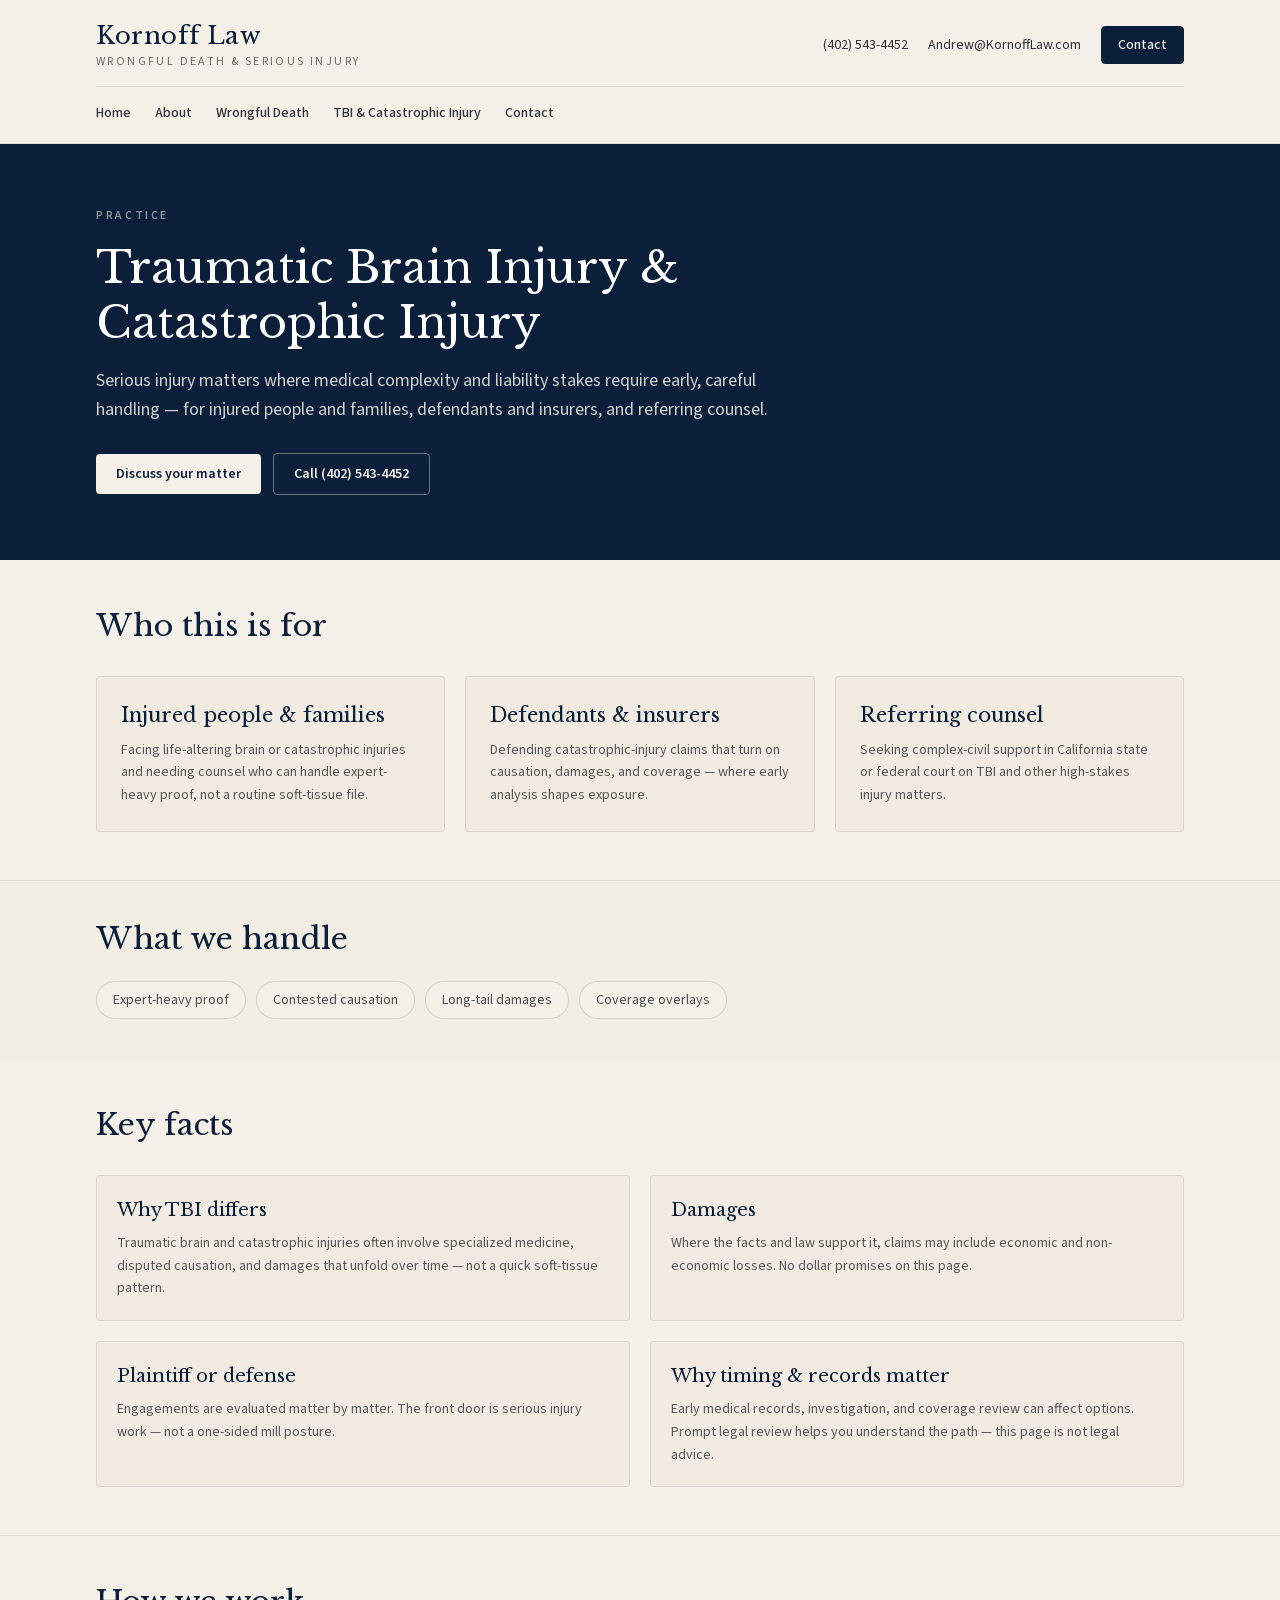
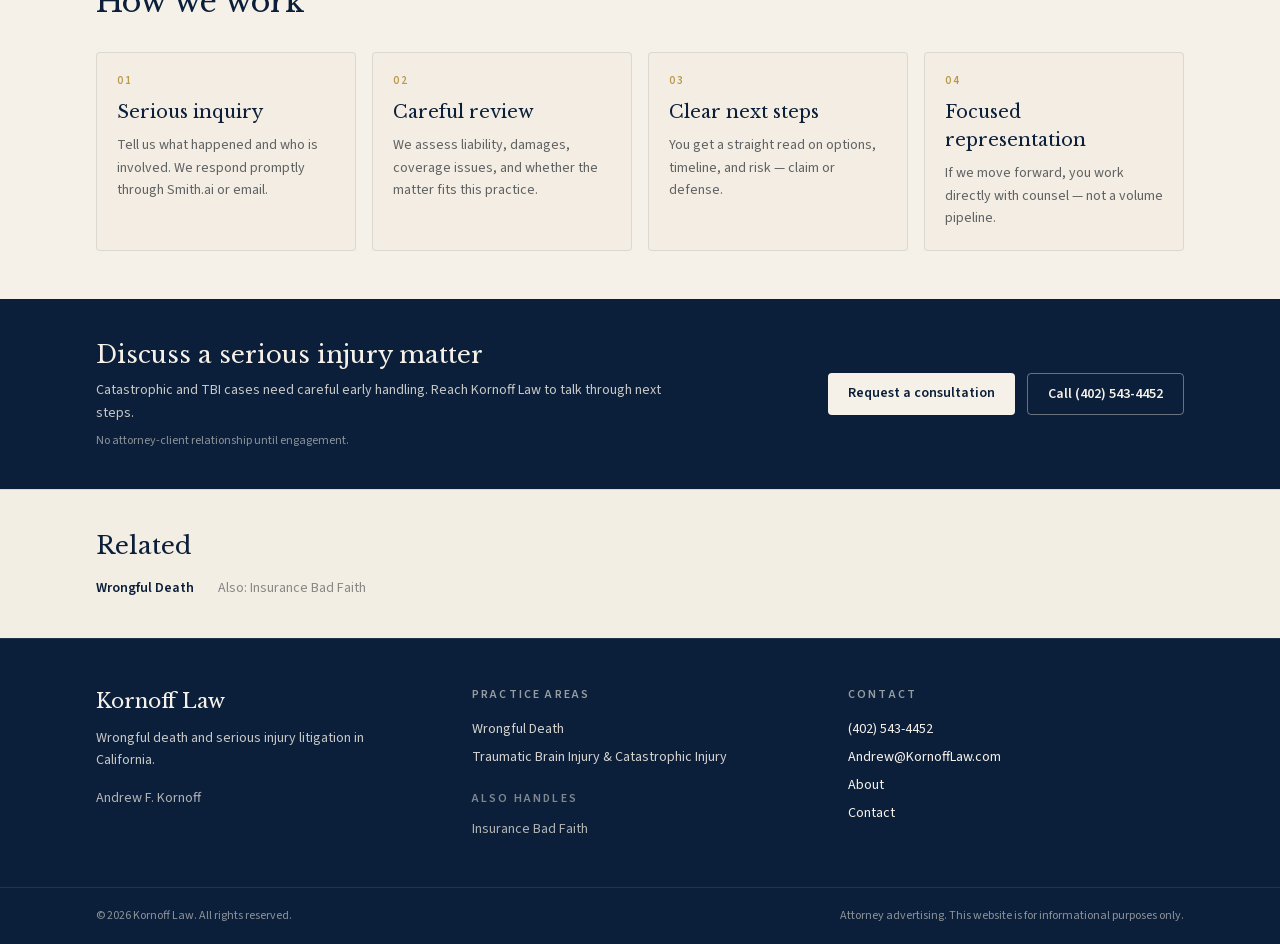
<file: practice/traumatic-brain-injury/index.html>
<!DOCTYPE html><html lang="en" class="source_sans_3_71916a2c-module__5x7SKq__variable libre_baskerville_9acbd076-module__zNkfeW__variable h-full"><head><meta charSet="utf-8"/><meta name="viewport" content="width=device-width, initial-scale=1"/><link rel="preload" href="/_next/static/media/38df7484fe560b25-s.p.34k3f59fehpay.woff2" as="font" crossorigin="" type="font/woff2"/><link rel="preload" href="/_next/static/media/47df9ba1c7236d3b-s.p.137759vg1sbmi.woff2" as="font" crossorigin="" type="font/woff2"/><link rel="stylesheet" href="/_next/static/chunks/03e1jeu8qfjec.css" data-precedence="next"/><link rel="preload" as="script" fetchPriority="low" href="/_next/static/chunks/310vm2bl3xxpt.js"/><script src="/_next/static/chunks/19mx3mg6lkumu.js" async=""></script><script src="/_next/static/chunks/1mh6a-0e61pyc.js" async=""></script><script src="/_next/static/chunks/1eh83f1trsv72.js" async=""></script><script src="/_next/static/chunks/turbopack-3w3x71kt61-jj.js" async=""></script><script src="/_next/static/chunks/1mpnoxox0-4cg.js" async=""></script><title>Traumatic Brain Injury &amp; Catastrophic Injury | Kornoff Law</title><meta name="description" content="Serious injury matters where medical complexity and liability stakes require early, careful handling — for injured people and families, defendants and insurers, and referring counsel."/><meta name="robots" content="index, follow"/><meta property="og:title" content="Kornoff Law | Wrongful Death &amp; Serious Injury"/><meta property="og:description" content="California wrongful death and serious injury litigation, including traumatic brain injury and catastrophic injury. Insurance bad faith when related to the matter."/><meta property="og:url" content="https://kornofflaw.com"/><meta property="og:site_name" content="Kornoff Law"/><meta property="og:locale" content="en_US"/><meta property="og:type" content="website"/><meta name="twitter:card" content="summary"/><meta name="twitter:title" content="Kornoff Law | Wrongful Death &amp; Serious Injury"/><meta name="twitter:description" content="California wrongful death and serious injury litigation, including traumatic brain injury and catastrophic injury. Insurance bad faith when related to the matter."/><link rel="icon" href="/favicon.ico?favicon.2vob68tjqpejf.ico" sizes="256x256" type="image/x-icon"/><meta name="next-size-adjust" content=""/><script src="/_next/static/chunks/0cz1d0mv5g_q7.js" noModule=""></script></head><body class="flex min-h-full flex-col bg-cream font-sans text-charcoal antialiased"><div hidden=""><!--$--><!--/$--></div><header class="border-b border-navy/10 bg-cream/95 backdrop-blur"><div class="mx-auto flex max-w-6xl flex-col gap-4 px-4 py-5 sm:px-6 lg:px-8"><div class="flex flex-col gap-4 sm:flex-row sm:items-center sm:justify-between"><a class="group" href="/"><span class="block font-serif text-2xl tracking-wide text-navy">Kornoff Law</span><span class="mt-0.5 block text-xs uppercase tracking-[0.2em] text-charcoal/70">Wrongful Death &amp; Serious Injury</span></a><div class="flex flex-wrap items-center gap-x-5 gap-y-2 text-sm text-charcoal"><a href="tel:+14025434452" class="hover:text-navy">(402) 543-4452</a><a href="mailto:Andrew@KornoffLaw.com" class="hover:text-navy">Andrew@KornoffLaw.com</a><a class="rounded border border-navy bg-navy px-4 py-2 text-sm font-medium text-cream transition hover:bg-navy-light" href="/contact">Contact</a></div></div><nav aria-label="Primary" class="flex flex-wrap items-center gap-x-6 gap-y-2 border-t border-navy/10 pt-4 text-sm"><a class="font-medium text-charcoal hover:text-navy" href="/">Home</a><a class="font-medium text-charcoal hover:text-navy" href="/about">About</a><a class="font-medium text-charcoal hover:text-navy" href="/practice/wrongful-death">Wrongful Death</a><a class="font-medium text-charcoal hover:text-navy" href="/practice/traumatic-brain-injury">TBI &amp; Catastrophic Injury</a><a class="font-medium text-charcoal hover:text-navy" href="/contact">Contact</a></nav></div></header><main class="flex-1 pb-20 md:pb-0"><section class="border-b border-navy/10 bg-navy text-cream"><div class="mx-auto max-w-6xl px-4 py-12 sm:px-6 lg:px-8 lg:py-16"><p class="text-xs font-semibold uppercase tracking-[0.22em] text-cream/55">Practice</p><h1 class="mt-4 max-w-3xl font-serif text-3xl leading-tight text-white sm:text-4xl lg:text-[2.75rem]">Traumatic Brain Injury &amp; Catastrophic Injury</h1><p class="mt-4 max-w-2xl text-base leading-relaxed text-cream/85 sm:text-lg">Serious injury matters where medical complexity and liability stakes require early, careful handling — for injured people and families, defendants and insurers, and referring counsel.</p><div class="mt-7 flex flex-wrap items-center gap-3"><a class="rounded bg-cream px-5 py-2.5 text-sm font-semibold text-navy transition hover:bg-cream-dark" href="/contact">Discuss your matter</a><a href="tel:+14025434452" class="rounded border border-cream/40 px-5 py-2.5 text-sm font-semibold text-cream transition hover:border-cream hover:bg-cream/5">Call <!-- -->(402) 543-4452</a></div></div></section><section class="mx-auto max-w-6xl px-4 py-10 sm:px-6 lg:px-8 lg:py-12"><h2 class="font-serif text-2xl text-navy sm:text-3xl">Who this is for</h2><div class="mt-8 grid gap-5 md:grid-cols-3"><div class="rounded border border-navy/10 bg-cream-dark/40 p-5 sm:p-6"><h3 class="font-serif text-xl text-navy">Injured people &amp; families</h3><p class="mt-2.5 text-sm leading-relaxed text-charcoal/80">Facing life-altering brain or catastrophic injuries and needing counsel who can handle expert-heavy proof, not a routine soft-tissue file.</p></div><div class="rounded border border-navy/10 bg-cream-dark/40 p-5 sm:p-6"><h3 class="font-serif text-xl text-navy">Defendants &amp; insurers</h3><p class="mt-2.5 text-sm leading-relaxed text-charcoal/80">Defending catastrophic-injury claims that turn on causation, damages, and coverage — where early analysis shapes exposure.</p></div><div class="rounded border border-navy/10 bg-cream-dark/40 p-5 sm:p-6"><h3 class="font-serif text-xl text-navy">Referring counsel</h3><p class="mt-2.5 text-sm leading-relaxed text-charcoal/80">Seeking complex-civil support in California state or federal court on TBI and other high-stakes injury matters.</p></div></div></section><section class="border-t border-navy/10 bg-cream-dark/30"><div class="mx-auto max-w-6xl px-4 py-10 sm:px-6 lg:px-8"><h2 class="font-serif text-2xl text-navy sm:text-3xl">What we handle</h2><ul class="mt-6 flex flex-wrap gap-2.5"><li class="rounded-full border border-navy/15 bg-cream px-4 py-2 text-sm text-charcoal/85">Expert-heavy proof</li><li class="rounded-full border border-navy/15 bg-cream px-4 py-2 text-sm text-charcoal/85">Contested causation</li><li class="rounded-full border border-navy/15 bg-cream px-4 py-2 text-sm text-charcoal/85">Long-tail damages</li><li class="rounded-full border border-navy/15 bg-cream px-4 py-2 text-sm text-charcoal/85">Coverage overlays</li></ul></div></section><section class="mx-auto max-w-6xl px-4 py-10 sm:px-6 lg:px-8 lg:py-12"><h2 class="font-serif text-2xl text-navy sm:text-3xl">Key facts</h2><div class="mt-8 grid gap-5 sm:grid-cols-2"><div class="rounded border border-navy/10 bg-cream-dark/40 p-5"><h3 class="font-serif text-lg text-navy">Why TBI differs</h3><p class="mt-2 text-sm leading-relaxed text-charcoal/80">Traumatic brain and catastrophic injuries often involve specialized medicine, disputed causation, and damages that unfold over time — not a quick soft-tissue pattern.</p></div><div class="rounded border border-navy/10 bg-cream-dark/40 p-5"><h3 class="font-serif text-lg text-navy">Damages</h3><p class="mt-2 text-sm leading-relaxed text-charcoal/80">Where the facts and law support it, claims may include economic and non-economic losses. No dollar promises on this page.</p></div><div class="rounded border border-navy/10 bg-cream-dark/40 p-5"><h3 class="font-serif text-lg text-navy">Plaintiff or defense</h3><p class="mt-2 text-sm leading-relaxed text-charcoal/80">Engagements are evaluated matter by matter. The front door is serious injury work — not a one-sided mill posture.</p></div><div class="rounded border border-navy/10 bg-cream-dark/40 p-5"><h3 class="font-serif text-lg text-navy">Why timing &amp; records matter</h3><p class="mt-2 text-sm leading-relaxed text-charcoal/80">Early medical records, investigation, and coverage review can affect options. Prompt legal review helps you understand the path — this page is not legal advice.</p></div></div></section><section class="border-t border-navy/10 bg-cream"><div class="mx-auto max-w-6xl px-4 py-10 sm:px-6 lg:px-8 lg:py-12"><h2 class="font-serif text-2xl text-navy sm:text-3xl">How we work</h2><ol class="mt-8 grid gap-4 sm:grid-cols-2 lg:grid-cols-4"><li class="rounded border border-navy/10 bg-cream-dark/30 p-4 sm:p-5"><p class="text-[11px] font-semibold uppercase tracking-[0.18em] text-gold">01</p><h3 class="mt-2 font-serif text-lg text-navy">Serious inquiry</h3><p class="mt-2 text-sm leading-relaxed text-charcoal/75">Tell us what happened and who is involved. We respond promptly through Smith.ai or email.</p></li><li class="rounded border border-navy/10 bg-cream-dark/30 p-4 sm:p-5"><p class="text-[11px] font-semibold uppercase tracking-[0.18em] text-gold">02</p><h3 class="mt-2 font-serif text-lg text-navy">Careful review</h3><p class="mt-2 text-sm leading-relaxed text-charcoal/75">We assess liability, damages, coverage issues, and whether the matter fits this practice.</p></li><li class="rounded border border-navy/10 bg-cream-dark/30 p-4 sm:p-5"><p class="text-[11px] font-semibold uppercase tracking-[0.18em] text-gold">03</p><h3 class="mt-2 font-serif text-lg text-navy">Clear next steps</h3><p class="mt-2 text-sm leading-relaxed text-charcoal/75">You get a straight read on options, timeline, and risk — claim or defense.</p></li><li class="rounded border border-navy/10 bg-cream-dark/30 p-4 sm:p-5"><p class="text-[11px] font-semibold uppercase tracking-[0.18em] text-gold">04</p><h3 class="mt-2 font-serif text-lg text-navy">Focused representation</h3><p class="mt-2 text-sm leading-relaxed text-charcoal/75">If we move forward, you work directly with counsel — not a volume pipeline.</p></li></ol></div></section><section class="bg-navy text-cream"><div class="mx-auto flex max-w-6xl flex-col gap-5 px-4 py-9 sm:px-6 lg:flex-row lg:items-center lg:justify-between lg:px-8 lg:py-10"><div><h2 class="font-serif text-2xl text-cream">Discuss a serious injury matter</h2><p class="mt-2 max-w-xl text-sm leading-relaxed text-cream/80">Catastrophic and TBI cases need careful early handling. Reach Kornoff Law to talk through next steps.</p><p class="mt-2 text-xs text-cream/55">No attorney-client relationship until engagement.</p></div><div class="flex flex-wrap gap-3"><a class="rounded bg-cream px-5 py-2.5 text-sm font-semibold text-navy transition hover:bg-cream-dark" href="/contact">Request a consultation</a><a href="tel:+14025434452" class="rounded border border-cream/40 px-5 py-2.5 text-sm font-semibold text-cream transition hover:border-cream hover:bg-cream/5">Call <!-- -->(402) 543-4452</a></div></div></section><section class="border-t border-navy/10 bg-cream-dark/30"><div class="mx-auto max-w-6xl px-4 py-10 sm:px-6 lg:px-8"><h2 class="font-serif text-2xl text-navy">Related</h2><div class="mt-4 flex flex-col gap-2 sm:flex-row sm:flex-wrap sm:items-baseline sm:gap-x-6"><a class="text-sm font-semibold text-navy hover:underline" href="/practice/wrongful-death">Wrongful Death</a><p class="text-sm text-charcoal/55">Also:<!-- --> <a class="font-normal text-charcoal/55 underline-offset-2 hover:text-navy hover:underline" href="/practice/insurance-bad-faith">Insurance Bad Faith</a></p></div></div></section><!--$--><!--/$--></main><footer class="mt-auto border-t border-cream/10 bg-navy text-cream"><div class="mx-auto grid max-w-6xl gap-10 px-4 py-12 sm:px-6 md:grid-cols-3 lg:px-8"><div><p class="font-serif text-xl">Kornoff Law</p><p class="mt-3 max-w-xs text-sm leading-relaxed text-cream/80">Wrongful death and serious injury litigation in California.</p><p class="mt-4 text-sm text-cream/70">Andrew F. Kornoff</p></div><div><p class="text-xs font-semibold uppercase tracking-[0.18em] text-cream/60">Practice Areas</p><ul class="mt-4 space-y-2 text-sm"><li><a class="text-cream/85 hover:text-cream" href="/practice/wrongful-death">Wrongful Death</a></li><li><a class="text-cream/85 hover:text-cream" href="/practice/traumatic-brain-injury">Traumatic Brain Injury &amp; Catastrophic Injury</a></li></ul><p class="mt-6 text-xs font-semibold uppercase tracking-[0.18em] text-cream/50">Also handles</p><ul class="mt-3 space-y-2 text-sm"><li><a class="text-cream/70 hover:text-cream" href="/practice/insurance-bad-faith">Insurance Bad Faith</a></li></ul></div><div><p class="text-xs font-semibold uppercase tracking-[0.18em] text-cream/60">Contact</p><ul class="mt-4 space-y-2 text-sm"><li><a href="tel:+14025434452" class="hover:text-cream">(402) 543-4452</a></li><li><a href="mailto:Andrew@KornoffLaw.com" class="hover:text-cream">Andrew@KornoffLaw.com</a></li><li><a class="hover:text-cream" href="/about">About</a></li><li><a class="hover:text-cream" href="/contact">Contact</a></li></ul></div></div><div class="border-t border-cream/10"><div class="mx-auto flex max-w-6xl flex-col gap-2 px-4 py-5 text-xs text-cream/55 sm:flex-row sm:items-center sm:justify-between sm:px-6 lg:px-8"><p>© <!-- -->2026<!-- --> <!-- -->Kornoff Law<!-- -->. All rights reserved.</p><p>Attorney advertising. This website is for informational purposes only.</p></div></div></footer><div class="fixed inset-x-0 bottom-0 z-50 border-t border-navy/15 bg-cream/95 px-3 py-2.5 shadow-[0_-4px_20px_rgba(11,31,58,0.12)] backdrop-blur md:hidden"><div class="mx-auto flex max-w-lg gap-2"><a href="tel:+14025434452" class="flex flex-1 items-center justify-center rounded border border-navy/20 bg-cream px-3 py-2.5 text-sm font-semibold text-navy">Call</a><a class="flex flex-1 items-center justify-center rounded bg-navy px-3 py-2.5 text-sm font-semibold text-cream" href="/contact">Discuss</a></div></div><script src="/_next/static/chunks/310vm2bl3xxpt.js" id="_R_" async=""></script><script>(self.__next_f=self.__next_f||[]).push([0])</script><script>self.__next_f.push([1,"1:\"$Sreact.fragment\"\n2:I[22016,[\"/_next/static/chunks/1mpnoxox0-4cg.js\"],\"\"]\n3:I[39756,[\"/_next/static/chunks/1mpnoxox0-4cg.js\"],\"default\"]\n4:I[37457,[\"/_next/static/chunks/1mpnoxox0-4cg.js\"],\"default\"]\nf:I[68027,[\"/_next/static/chunks/1mpnoxox0-4cg.js\"],\"default\",1]\n:HL[\"/_next/static/chunks/03e1jeu8qfjec.css\",\"style\"]\n:HL[\"/_next/static/media/38df7484fe560b25-s.p.34k3f59fehpay.woff2\",\"font\",{\"crossOrigin\":\"\",\"type\":\"font/woff2\"}]\n:HL[\"/_next/static/media/47df9ba1c7236d3b-s.p.137759vg1sbmi.woff2\",\"font\",{\"crossOrigin\":\"\",\"type\":\"font/woff2\"}]\nd:X\n0:{\"P\":null,\"c\":[\"\",\"practice\",\"traumatic-brain-injury\"],\"q\":\"\",\"i\":false,\"f\":[[[\"\",{\"children\":[\"practice\",{\"children\":[\"traumatic-brain-injury\",{\"children\":[\"__PAGE__\",{},\"$undefined\",\"$undefined\",4608]},\"$undefined\",\"$undefined\",4608]},\"$undefined\",\"$undefined\",4608]},\"$undefined\",\"$undefined\",4624],[[\"$\",\"$1\",\"c\",{\"children\":[[[\"$\",\"link\",\"0\",{\"rel\":\"stylesheet\",\"href\":\"/_next/static/chunks/03e1jeu8qfjec.css\",\"precedence\":\"next\",\"crossOrigin\":\"$undefined\",\"nonce\":\"$undefined\"}],[\"$\",\"script\",\"script-0\",{\"src\":\"/_next/static/chunks/1mpnoxox0-4cg.js\",\"async\":true,\"nonce\":\"$undefined\"}]],[\"$\",\"html\",null,{\"lang\":\"en\",\"className\":\"source_sans_3_71916a2c-module__5x7SKq__variable libre_baskerville_9acbd076-module__zNkfeW__variable h-full\",\"children\":[\"$\",\"body\",null,{\"className\":\"flex min-h-full flex-col bg-cream font-sans text-charcoal antialiased\",\"children\":[[\"$\",\"header\",null,{\"className\":\"border-b border-navy/10 bg-cream/95 backdrop-blur\",\"children\":[\"$\",\"div\",null,{\"className\":\"mx-auto flex max-w-6xl flex-col gap-4 px-4 py-5 sm:px-6 lg:px-8\",\"children\":[[\"$\",\"div\",null,{\"className\":\"flex flex-col gap-4 sm:flex-row sm:items-center sm:justify-between\",\"children\":[[\"$\",\"$L2\",null,{\"href\":\"/\",\"className\":\"group\",\"children\":[[\"$\",\"span\",null,{\"className\":\"block font-serif text-2xl tracking-wide text-navy\",\"children\":\"Kornoff Law\"}],[\"$\",\"span\",null,{\"className\":\"mt-0.5 block text-xs uppercase tracking-[0.2em] text-charcoal/70\",\"children\":\"Wrongful Death \u0026 Serious Injury\"}]]}],[\"$\",\"div\",null,{\"className\":\"flex flex-wrap items-center gap-x-5 gap-y-2 text-sm text-charcoal\",\"children\":[[\"$\",\"a\",null,{\"href\":\"tel:+14025434452\",\"className\":\"hover:text-navy\",\"children\":\"(402) 543-4452\"}],[\"$\",\"a\",null,{\"href\":\"mailto:Andrew@KornoffLaw.com\",\"className\":\"hover:text-navy\",\"children\":\"Andrew@KornoffLaw.com\"}],[\"$\",\"$L2\",null,{\"href\":\"/contact\",\"className\":\"rounded border border-navy bg-navy px-4 py-2 text-sm font-medium text-cream transition hover:bg-navy-light\",\"children\":\"Contact\"}]]}]]}],[\"$\",\"nav\",null,{\"aria-label\":\"Primary\",\"className\":\"flex flex-wrap items-center gap-x-6 gap-y-2 border-t border-navy/10 pt-4 text-sm\",\"children\":[[\"$\",\"$L2\",\"/\",{\"href\":\"/\",\"className\":\"font-medium text-charcoal hover:text-navy\",\"children\":\"Home\"}],[\"$\",\"$L2\",\"/about\",{\"href\":\"/about\",\"className\":\"font-medium text-charcoal hover:text-navy\",\"children\":\"About\"}],[\"$\",\"$L2\",\"/practice/wrongful-death\",{\"href\":\"/practice/wrongful-death\",\"className\":\"font-medium text-charcoal hover:text-navy\",\"children\":\"Wrongful Death\"}],[\"$\",\"$L2\",\"/practice/traumatic-brain-injury\",{\"href\":\"/practice/traumatic-brain-injury\",\"className\":\"font-medium text-charcoal hover:text-navy\",\"children\":\"TBI \u0026 Catastrophic Injury\"}],[\"$\",\"$L2\",\"/contact\",{\"href\":\"/contact\",\"className\":\"font-medium text-charcoal hover:text-navy\",\"children\":\"Contact\"}]]}]]}]}],[\"$\",\"main\",null,{\"className\":\"flex-1 pb-20 md:pb-0\",\"children\":[\"$\",\"$L3\",null,{\"parallelRouterKey\":\"children\",\"error\":\"$undefined\",\"errorStyles\":\"$undefined\",\"errorScripts\":\"$undefined\",\"template\":[\"$\",\"$L4\",null,{}],\"templateStyles\":\"$undefined\",\"templateScripts\":\"$undefined\",\"notFound\":[[[\"$\",\"title\",null,{\"children\":\"404: This page could not be found.\"}],[\"$\",\"div\",null,{\"style\":{\"fontFamily\":\"system-ui,\\\"Segoe UI\\\",Roboto,Helvetica,Arial,sans-serif,\\\"Apple Color Emoji\\\",\\\"Segoe UI Emoji\\\"\",\"height\":\"100vh\",\"textAlign\":\"center\",\"display\":\"flex\",\"flexDirection\":\"column\",\"alignItems\":\"center\",\"justifyContent\":\"center\"},\"children\":[\"$\",\"div\",null,{\"children\":[[\"$\",\"style\",null,{\"dangerouslySetInnerHTML\":{\"__html\":\"body{color:#000;background:#fff;margin:0}.next-error-h1{border-right:1px solid rgba(0,0,0,.3)}@media (prefers-color-scheme:dark){body{color:#fff;background:#000}.next-error-h1{border-right:1px solid rgba(255,255,255,.3)}}\"}}],[\"$\",\"h1\",null,{\"className\":\"next-error-h1\",\"style\":{\"display\":\"inline-block\",\"margin\":\"0 20px 0 0\",\"padding\":\"0 23px 0 0\",\"fontSize\":24,\"fontWeight\":500,\"verticalAlign\":\"top\",\"lineHeight\":\"49px\"},\"children\":404}],[\"$\",\"div\",null,{\"style\":{\"display\":\"inline-block\"},\"children\":[\"$\",\"h2\",null,{\"style\":{\"fontSize\":14,\"fontWeight\":400,\"lineHeight\":\"49px\",\"margin\":0},\"children\":\"This page could not be found.\"}]}]]}]}]],[]],\"forbidden\":\"$undefined\",\"unauthorized\":\"$undefined\"}]}],[\"$\",\"footer\",null,{\"className\":\"mt-auto border-t border-cream/10 bg-navy text-cream\",\"children\":[[\"$\",\"div\",null,{\"className\":\"mx-auto grid max-w-6xl gap-10 px-4 py-12 sm:px-6 md:grid-cols-3 lg:px-8\",\"children\":[\"$L5\",\"$L6\",\"$L7\"]}],\"$L8\"]}],\"$L9\"]}]}]]}],{\"children\":[\"$La\",{\"children\":[\"$Lb\",{\"children\":[\"$Lc\",{},null,false,null]},null,false,\"$d\"]},null,false,\"$d\"]},null,false,null],\"$Le\",false]],\"m\":\"$undefined\",\"G\":[\"$f\",[\"$L10\"]],\"S\":true,\"h\":null,\"r\":\"$undefined\",\"s\":\"$undefined\",\"a\":\"$undefined\",\"l\":\"$undefined\",\"p\":\"$undefined\",\"d\":\"$undefined\",\"b\":\"kornoff-pages\"}\n16:I[97367,[\"/_next/static/chunks/1mpnoxox0-4cg.js\"],\"ViewportBoundary\"]\n18:I[97367,[\"/_next/static/chunks/1mpnoxox0-4cg.js\"],\"MetadataBoundary\"]\n19:\"$Sreact.suspense\"\n5:[\"$\",\"div\",null,{\"children\":[[\"$\",\"p\",null,{\"className\":\"font-serif text-xl\",\"children\":\"Kornoff Law\"}],[\"$\",\"p\",null,{\"className\":\"mt-3 max-w-xs text-sm leading-relaxed text-cream/80\",\"children\":\"Wrongful death and serious injury litigation in California.\"}],[\"$\",\"p\",null,{\"className\":\"mt-4 text-sm text-cream/70\",\"children\":\"Andrew F. Kornoff\"}]]}]\n6:[\"$\",\"div\",null,{\"children\":[[\"$\",\"p\",null,{\"className\":\"text-xs font-semibold uppercase tracking-[0.18em] text-cream/60\",\"children\":\"Practice Areas\"}],[\"$\",\"ul\",null,{\"className\":\"mt-4 space-y-2 text-sm\",\"children\":[[\"$\",\"li\",\"wrongful-death\",{\"children\":[\"$\",\"$L2\",null,{\"href\":\"/practice/wrongful-death\",\"className\":\"text-cream/85 hover:text-cream\",\"children\":\"Wrongful Death\"}]}],[\"$\",\"li\",\"traumatic-brain-injury\",{\"children\":[\"$\",\"$L2\",null,{\"href\":\"/practice/traumatic-brain-injury\",\"className\":\"text-cream/85 hover:text-cream\",\"children\":\"Traumatic Brain Injury \u0026 Catastrophic Injury\"}]}]]}],[\"$\",\"p\",null,{\"className\":\"mt-6 text-xs font-semibold uppercase tracking-[0.18em] text-cream/50\",\"children\":\"Also handles\"}],[\"$\",\"ul\",null,{\"className\":\"mt-3 space-y-2 text-sm\",\"children\":[[\"$\",\"li\",\"insurance-bad-faith\",{\"children\":[\"$\",\"$L2\",null,{\"href\":\"/practice/insurance-bad-faith\",\"className\":\"text-cream/70 hover:text-cream\",\"children\":\"Insurance Bad Faith\"}]}]]}]]}]\n7:[\"$\",\"div\",null,{\"children\":[[\"$\",\"p\",null,{\"className\":\"text-xs font-semibold uppercase tracking-[0.18em] text-cream/60\",\"children\":\"Contact\"}],[\"$\",\"ul\",null,{\"className\":\"mt-4 space-y-2 text-sm\",\"children\":[[\"$\",\"li\",null,{\"children\":[\"$\",\"a\",null,{\"href\":\"tel:+14025434452\",\"className\":\"hover:text-cream\",\"children\":\"(402) 543-4452\"}]}],[\"$\",\"li\",null,{\"children\":[\"$\",\"a\",null,{\"href\":\"mailto:Andrew@KornoffLaw.com\",\"className\":\"hover:text-cream\",\"children\":\"Andrew@KornoffLaw.com\"}]}],[\"$\",\"li\",null,{\"children\":[\"$\",\"$L2\",null,{\"href\":\"/about\",\"className\":\"hover:text-cream\",\"children\":\"About\"}]}],[\"$\",\"li\",null,{\"children\":[\"$\",\"$L2\",null,{\"href\":\"/contact\",\"className\":\"hover:text-cream\",\"children\":\"Contact\"}]}]]}]]}]\n8:[\"$\",\"div\",null,{\"className\":\"border-t border-cream/10\",\"children\":[\"$\",\"div\",null,{\"className\":\"mx-auto flex max-w-6xl flex-col gap-2 px-4 py-5 text-xs text-cream/55 sm:flex-row sm:items-center sm:justify-between sm:px-6 lg:px-8\",\"children\":[[\"$\",\"p\",null,{\"children\":[\"© \",2026,\" \",\"Kornoff Law\",\". All rights reserved.\"]}],[\"$\",\"p\",null,{\"children\":\"Attorney advertising. This website is for informational purposes only.\"}]]}]}]\n9:[\"$\",\"div\",null,{\"className\":\"fixed inset-x-0 bottom-0 z-50 border-t border-navy/15 bg-cream/95 px-3 py-2.5 shadow-[0_-4px_20px_rgba(11,31,58,0.12)] backdrop-blur md:hidden\",\"children\":[\"$\",\"div\",null,{\"className\":\"mx-auto flex max-w-lg gap-2\",\"children\":[[\"$\",\"a\",null,{\"href\":\"tel:+14025434452\",\"className\":\"flex flex-1 items-center justify-center rounded border border-navy/20 bg-cream px-3 py-2.5 text-sm font-semibold text-navy\",\"children\":\"Call\"}],[\"$\",\"$L2\",null,{\"href\":\"/contact\",\"className\":\"flex flex-1 items-center justify-center rounded bg-navy px-3 py-2.5 text-sm font-semibold text-cream\",\"children\":\"Discuss\"}]]}]}]\na:[\"$\",\"$1\",\"c\",{\"children\":[null,[\"$\",\"$L3\",null,{\"parallelRouterKey\":\"children\",\"error\":\"$undefined\",\"errorStyles\":\"$undefined\",\"errorScripts\":\"$undefined\",\"template\":[\"$\",\"$L4\",null,{}],\"templateStyles\":\"$undefined\",\"templateScripts\":\"$undefined\",\"notFound\":\"$undefined\",\"forbidden\":\"$undefined\",\"unauthorized\":\"$undefined\"}]]}]\nb:[\"$\",\"$1\",\"c\",{\"children\":[null,[\"$\",\"$L3\",null,{\"parallelRouterKey\":\"children\",\"error\":\"$undefined\",\"errorStyles\":\"$undefined\",\"errorScripts\":\"$undefined\",\"template\":[\"$\",\"$L4\",null,{}],\"templateStyles\":\"$undefined\",\"templateScripts\":\"$undefined\",\"notFound\":\"$undefined\",\"forbidden\":\"$undefined\",\"unauthorized\":\"$undefined\"}]]}]\nc:[\"$\",\"$1\",\"c\",{\"children\":[[[\"$\",\"section\",null,{\"className\":\"border-b border-navy/10 bg-navy text-cream\",\"children\":[\"$\",\"div\",null,{\"className\":\"mx-auto max-w-6xl px-4 py-12 sm:px-6 lg:px-8 lg:py-16\",\"children\":[[\"$\",\"p\",null,{\"className\":\"text-xs font-semibold uppercase tracking-[0.22em] text-cream/55\",\"children\":\"Practice\"}],[\"$\",\"h1\",null,{\"className\":\"mt-4 max-w-3xl font-serif text-3xl leading-tight text-white sm:text-4xl lg:text-[2.75rem]\",\"children\":\"Traumatic Brain Injury \u0026 Catastrophic Injury\"}],[\"$\",\"p\",null,{\"className\":\"mt-4 max-w-2xl text-base leading-relaxed text-cream/85 sm:text-lg\",\"children\":\"Serious injury matters where medical complexity and liability stakes require early, careful handling — for injured people and families, defendants and insurers, and referring counsel.\"}],[\"$\",\"div\",null,{\"className\":\"mt-7 flex flex-wrap items-center gap-3\",\"children\":[[\"$\",\"$L2\",null,{\"href\":\"/contact\",\"className\":\"rounded bg-cream px-5 py-2.5 text-sm font-semibold text-navy transition hover:bg-cream-dark\",\"children\":\"Discuss your matter\"}],[\"$\",\"a\",null,{\"href\":\"tel:+14025434452\",\"className\":\"rounded border border-cream/40 px-5 py-2.5 text-sm font-semibold text-cream transition hover:border-cream hover:bg-cream/5\",\"children\":[\"Call \",\"(402) 543-4452\"]}]]}]]}]}],[\"$\",\"section\",null,{\"className\":\"mx-auto max-w-6xl px-4 py-10 sm:px-6 lg:px-8 lg:py-12\",\"children\":[[\"$\",\"h2\",null,{\"className\":\"font-serif text-2xl text-navy sm:text-3xl\",\"children\":\"Who this is for\"}],[\"$\",\"div\",null,{\"className\":\"mt-8 grid gap-5 md:grid-cols-3\",\"children\":[[\"$\",\"div\",\"Injured people \u0026 families\",{\"className\":\"rounded border border-navy/10 bg-cream-dark/40 p-5 sm:p-6\",\"children\":[[\"$\",\"h3\",null,{\"className\":\"font-serif text-xl text-navy\",\"children\":\"Injured people \u0026 families\"}],[\"$\",\"p\",null,{\"className\":\"mt-2.5 text-sm leading-relaxed text-charcoal/80\",\"children\":\"Facing life-altering brain or catastrophic injuries and needing counsel who can handle expert-heavy proof, not a routine soft-tissue file.\"}]]}],[\"$\",\"div\",\"Defendants \u0026 insurers\",{\"className\":\"rounded border border-navy/10 bg-cream-dark/40 p-5 sm:p-6\",\"children\":[[\"$\",\"h3\",null,{\"className\":\"font-serif text-xl text-navy\",\"children\":\"Defendants \u0026 insurers\"}],[\"$\",\"p\",null,{\"className\":\"mt-2.5 text-sm leading-relaxed text-charcoal/80\",\"children\":\"Defending catastrophic-injury claims that turn on causation, damages, and coverage — where early analysis shapes exposure.\"}]]}],[\"$\",\"div\",\"Referring counsel\",{\"className\":\"rounded border border-navy/10 bg-cream-dark/40 p-5 sm:p-6\",\"children\":[[\"$\",\"h3\",null,{\"className\":\"font-serif text-xl text-navy\",\"children\":\"Referring counsel\"}],[\"$\",\"p\",null,{\"className\":\"mt-2.5 text-sm leading-relaxed text-charcoal/80\",\"children\":\"Seeking complex-civil support in California state or federal court on TBI and other high-stakes injury matters.\"}]]}]]}]]}],[\"$\",\"section\",null,{\"className\":\"border-t border-navy/10 bg-cream-dark/30\",\"children\":[\"$\",\"div\",null,{\"className\":\"mx-auto max-w-6xl px-4 py-10 sm:px-6 lg:px-8\",\"children\":[[\"$\",\"h2\",null,{\"className\":\"font-serif text-2xl text-navy sm:text-3xl\",\"children\":\"What we handle\"}],[\"$\",\"ul\",null,{\"className\":\"mt-6 flex flex-wrap gap-2.5\",\"children\":[[\"$\",\"li\",\"Expert-heavy proof\",{\"className\":\"rounded-full border border-navy/15 bg-cream px-4 py-2 text-sm text-charcoal/85\",\"children\":\"Expert-heavy proof\"}],[\"$\",\"li\",\"Contested causation\",{\"className\":\"rounded-full border border-navy/15 bg-cream px-4 py-2 text-sm text-charcoal/85\",\"children\":\"Contested causation\"}],[\"$\",\"li\",\"Long-tail damages\",{\"className\":\"rounded-full border border-navy/15 bg-cream px-4 py-2 text-sm text-charcoal/85\",\"children\":\"Long-tail damages\"}],[\"$\",\"li\",\"Coverage overlays\",{\"className\":\"rounded-full border border-navy/15 bg-cream px-4 py-2 text-sm text-charcoal/85\",\"children\":\"Coverage overlays\"}]]}]]}]}],\"$L11\",\"$L12\",\"$L13\",\"$L14\"],null,\"$L15\"]}]\ne:[\"$\",\"$1\",\"h\",{\"children\":[null,[\"$\",\"$L16\",null,{\"children\":\"$L17\"}],[\"$\",\"div\",null,{\"hidden\":true,\"children\":[\"$\",\"$L18\",null,{\"children\":[\"$\",\"$19\",null,{\"name\":\"Next.Metadata\",\"children\":\"$L1a\"}]}]}],[\"$\",\"meta\",null,{\"name\":\"next-size-adjust\",\"content\":\"\"}]]}]\n10:[\"$\",\"link\",\"0\",{\"rel\":\"stylesheet\",\"href\":\"/_next/static/chunks/03e1jeu8qfjec.css\",\"precedence\":\"next\",\"crossOrigin\":\"$undefined\",\"nonce\":\"$undefined\"}]\n1b:I[97367,[\"/_next/static/chunks/1mpnoxox0-4cg.js\"],\"OutletBoundary\"]\nd:C\n11:[\"$\",\"section\",null,{\"className\":\"mx-auto max-w-6xl px-4 py-10 sm:px-6 lg:px-8 lg:py-12\",\"children\":[[\"$\",\"h2\",null,{\"className\":\"font-serif text-2xl text-navy sm:text-3xl\",\"children\":\"Key facts\"}],[\"$\",\"div\",null,{\"className\":\"mt-8 grid gap-5 sm:grid-cols-2\",\"children\":[[\"$\",\"div\",\"Why TBI differs\",{\"className\":\"rounded border border-navy/10 bg-cream-dark/40 p-5\",\"children\":[[\"$\",\"h3\",null,{\"className\":\"font-serif text-lg text-navy\",\"children\":\"Why TBI differs\"}],[\"$\",\"p\",null,{\"className\":\"mt-2 text-sm leading-relaxed text-charcoal/80\",\"children\":\"Traumatic brain and catastrophic injuries often involve specialized medicine, disputed causation, and damages that unfold over time — not a quick soft-tissue pattern.\"}]]}],[\"$\",\"div\",\"Damages\",{\"className\":\"rounded border border-navy/10 bg-cream-dark/40 p-5\",\"children\":[[\"$\",\"h3\",null,{\"className\":\"font-serif text-lg text-navy\",\"children\":\"Damages\"}],[\"$\",\"p\",null,{\"className\":\"mt-2 text-sm leading-relaxed text-charcoal/80\",\"children\":\"Where the facts and law support it, claims may include economic and non-economic losses. No dollar promises on this page.\"}]]}],[\"$\",\"div\",\"Plaintiff or defense\",{\"className\":\"rounded border border-navy/10 bg-cream-dark/40 p-5\",\"children\":[[\"$\",\"h3\",null,{\"className\":\"font-serif text-lg text-navy\",\"children\":\"Plaintiff or defense\"}],[\"$\",\"p\",null,{\"className\":\"mt-2 text-sm leading-relaxed text-charcoal/80\",\"children\":\"Engagements are evaluated matter by matter. The front door is serious injury work — not a one-sided mill posture.\"}]]}],[\"$\",\"div\",\"Why timing \u0026 records matter\",{\"className\":\"rounded border border-navy/10 bg-cream-dark/40 p-5\",\"children\":[[\"$\",\"h3\",null,{\"className\":\"font-serif text-lg text-navy\",\"children\":\"Why timing \u0026 records matter\"}],[\"$\",\"p\",null,{\"className\":\"mt-2 text-sm leading-relaxed text-charcoal/80\",\"children\":\"Early medical records, investigation, and coverage review can affect options. Prompt legal review helps you understand the path — this page is not legal advice.\"}]]}]]}]]}]\n12:[\"$\",\"section\",null,{\"className\":\"border-t border-navy/10 bg-cream\",\"children\":[\"$\",\"div\",null,{\"className\":\"mx-auto max-w-6xl px-4 py-10 sm:px-6 lg:px-8 lg:py-12\",\"children\":[[\"$\",\"h2\",null,{\"className\":\"font-serif text-2xl text-navy sm:text-3xl\",\"children\":\"How we work\"}],[\"$\",\"ol\",null,{\"className\":\"mt-8 grid gap-4 sm:grid-cols-2 lg:grid-cols-4\",\"children\":[[\"$\",\"li\",\"01\",{\"className\":\"rounded border border-navy/10 bg-cream-dark/30 p-4 sm:p-5\",\"children\":[[\"$\",\"p\",null,{\"className\":\"text-[11px] font-semibold uppercase tracking-[0.18em] text-gold\",\"children\":\"01\"}],[\"$\",\"h3\",null,{\"className\":\"mt-2 font-serif text-lg text-navy\",\"children\":\"Serious inquiry\"}],[\"$\",\"p\",null,{\"className\":\"mt-2 text-sm leading-relaxed text-charcoal/75\",\"children\":\"Tell us what happened and who is involved. We respond promptly through Smith.ai or email.\"}]]}],[\"$\",\"li\",\"02\",{\"className\":\"rounded border border-navy/10 bg-cream-dark/30 p-4 sm:p-5\",\"children\":[[\"$\",\"p\",null,{\"className\":\"text-[11px] font-semibold uppercase tracking-[0.18em] text-gold\",\"children\":\"02\"}],[\"$\",\"h3\",null,{\"className\":\"mt-2 font-serif text-lg text-navy\",\"children\":\"Careful review\"}],[\"$\",\"p\",null,{\"className\":\"mt-2 text-sm leading-relaxed text-charcoal/75\",\"children\":\"We assess liability, damages, coverage issues, and whether the matter fits this practice.\"}]]}],[\"$\",\"li\",\"03\",{\"className\":\"rounded border border-navy/10 bg-cream-dark/30 p-4 sm:p-5\",\"children\":[[\"$\",\"p\",null,{\"className\":\"text-[11px] font-semibold uppercase tracking-[0.18em] text-gold\",\"children\":\"03\"}],[\"$\",\"h3\",null,{\"className\":\"mt-2 font-serif text-lg text-navy\",\"children\":\"Clear next steps\"}],[\"$\",\"p\",null,{\"className\":\"mt-2 text-sm leading-relaxed text-charcoal/75\",\"children\":\"You get a straight read on options, timeline, and risk — claim or defense.\"}]]}],[\"$\",\"li\",\"04\",{\"className\":\"rounded border border-navy/10 bg-cream-dark/30 p-4 sm:p-5\",\"children\":[[\"$\",\"p\",null,{\"className\":\"text-[11px] font-semibold uppercase tracking-[0.18em] text-gold\",\"children\":\"04\"}],[\"$\",\"h3\",null,{\"className\":\"mt-2 font-serif text-lg text-navy\",\"children\":\"Focused representation\"}],[\"$\",\"p\",null,{\"className\":\"mt-2 text-sm leading-relaxed text-charcoal/75\",\"children\":\"If we move forward, you work directly with counsel — not a volume pipeline.\"}]]}]]}]]}]}]\n13:[\"$\",\"section\",null,{\"className\":\"bg-navy text-cream\",\"children\":[\"$\",\"div\",null,{\"className\":\"mx-auto flex max-w-6xl flex-col gap-5 px-4 py-9 sm:px-6 lg:flex-row lg:items-center lg:justify-between lg:px-8 lg:py-10\",\"children\":[[\"$\",\"div\",null,{\"children\":[[\"$\",\"h2\",null,{\"className\":\"font-serif text-2xl text-cream\",\"children\":\"Discuss a serious injury matter\"}],[\"$\",\"p\",null,{\"className\":\"mt-2 max-w-xl text-sm leading-relaxed text-cream/80\",\"children\":\"Catastrophic and TBI cases need careful early handling. Reach Kornoff Law to talk through next steps.\"}],[\"$\",\"p\",null,{\"className\":\"mt-2 text-xs text-cream/55\",\"children\":\"No attorney-client relationship until engagement.\"}]]}],[\"$\",\"div\",null,{\"className\":\"flex flex-wrap gap-3\",\"children\":[[\"$\",\"$L2\",null,{\"href\":\"/contact\",\"className\":\"rounded bg-cream px-5 py-2.5 text-sm font-semibold text-navy transition hover:bg-cream-dark\",\"children\":\"Request a consultation\"}],[\"$\",\"a\",null,{\"href\":\"tel:+14025434452\",\"className\":\"rounded border border-cream/40 px-5 py-2.5 text-sm font-semibold text-cream transition hover:border-cream hover:bg-cream/5\",\"children\":[\"Call \",\"(402) 543-4452\"]}]]}]]}]}]\n14:[\"$\",\"section\",null,{\"className\":\"border-t border-navy/10 bg-cream-dark/30\",\"children\":[\"$\",\"div\",null,{\"className\":\"mx-auto max-w-6xl px-4 py-10 sm:px-6 lg:px-8\",\"children\":[[\"$\",\"h2\",null,{\"className\":\"font-serif text-2xl text-navy\",\"children\":\"Related\"}],[\"$\",\"div\",null,{\"className\":\"mt-4 flex flex-col gap-2 sm:flex-row sm:flex-wrap sm:items-baseline sm:gap-x-6\",\"children\":[[\"$\",\"$L2\",null,{\"href\":\"/practice/wrongful-death\",\"className\":\"text-sm font-semibold text-navy hover:underline\",\"children\":\"Wrongful Death\"}],[\"$\",\"p\",null,{\"className\":\"text-sm text-charcoal/55\",\"children\":[\"Also:\",\" \",[\"$\",\"$L2\",null,{\"href\":\"/practice/insurance-bad-faith\",\"className\":\"font-normal text-charcoal/55 underline-offset-2 hover:text-navy hover:underline\",\"children\":\"Insurance Bad Faith\"}]]}]]}]]}]}]\n15:[\"$\",\"$L1b\",null,{\"children\":[\"$\",\"$19\",null,{\"name\":\"Next.MetadataOutlet\",\"children\":\"$@1c\"}]}]\n17:[[\"$\",\"meta\",\"0\",{\"charSet\":\"utf-8\"}],[\"$\",\"meta\",\"1\",{\"name\":\"viewport\",\"content\":\"width=device-width, initial-scale=1\"}]]\n1d:I[27201,[\"/_next/static/chunks/1mpnoxox0-4cg.js\"],\"IconMark\"]\n1a:[[\"$\",\"title\",\"0\",{\"children\":\"Traumatic Brain Injury \u0026 Catastrophic Injury | Kornoff Law\"}],[\"$\",\"meta\",\"1\",{\"name\":\"description\",\"content\":\"Serious injury matters where medical complexity and liability stakes require early, careful handling — for injured people and families, defendants and insurers, and referring counsel.\"}],[\"$\",\"meta\",\"2\",{\"name\":\"robots\",\"content\":\"index, follow\"}],[\"$\",\"meta\",\"3\",{\"property\":\"og:title\",\"content\":\"Kornoff Law | Wrongful Death \u0026 Serious Injury\"}],[\"$\",\"meta\",\"4\",{\"property\":\"og:description\",\"content\":\"California wrongful death and serious injury litigation, including traumatic brain injury and catastrophic injury. Insurance bad faith when related to the matter.\"}],[\"$\",\"meta\",\"5\",{\"property\":\"og:url\",\"content\":\"https://kornofflaw.com\"}],[\"$\",\"meta\",\"6\",{\"property\":\"og:site_name\",\"content\":\"Kornoff Law\"}],[\"$\",\"meta\",\"7\",{\"property\":\"og:locale\",\"content\":\"en_US\"}],[\"$\",\"meta\",\"8\",{\"property\":\"og:type\",\"content\":\"website\"}],[\"$\",\"meta\",\"9\",{\"name\":\"twitter:card\",\"content\":\"summary\"}],[\"$\",\"meta\",\"10\",{\"name\":\"twitter:title\",\"content\":\"Kornoff Law | Wrongful Death \u0026 Serious Injury\"}],[\"$\",\"meta\",\"11\",{\"name\":\"twitter:description\",\"content\":\"California wrongful death and serious injury litigation, including traumatic brain injury and catastrophic injury. Insurance bad faith when related to the matter.\"}],[\"$\",\"link\",\"12\",{\"rel\":\"icon\",\"href\":\"/favicon.ico?favicon.2vob68tjqpejf.ico\",\"sizes\":\"256x256\",\"type\":\"image/x-icon\"}],[\"$\",\"$L1d\",\"13\",{}]]\n1c:null\n"])</script></body></html>
</file>
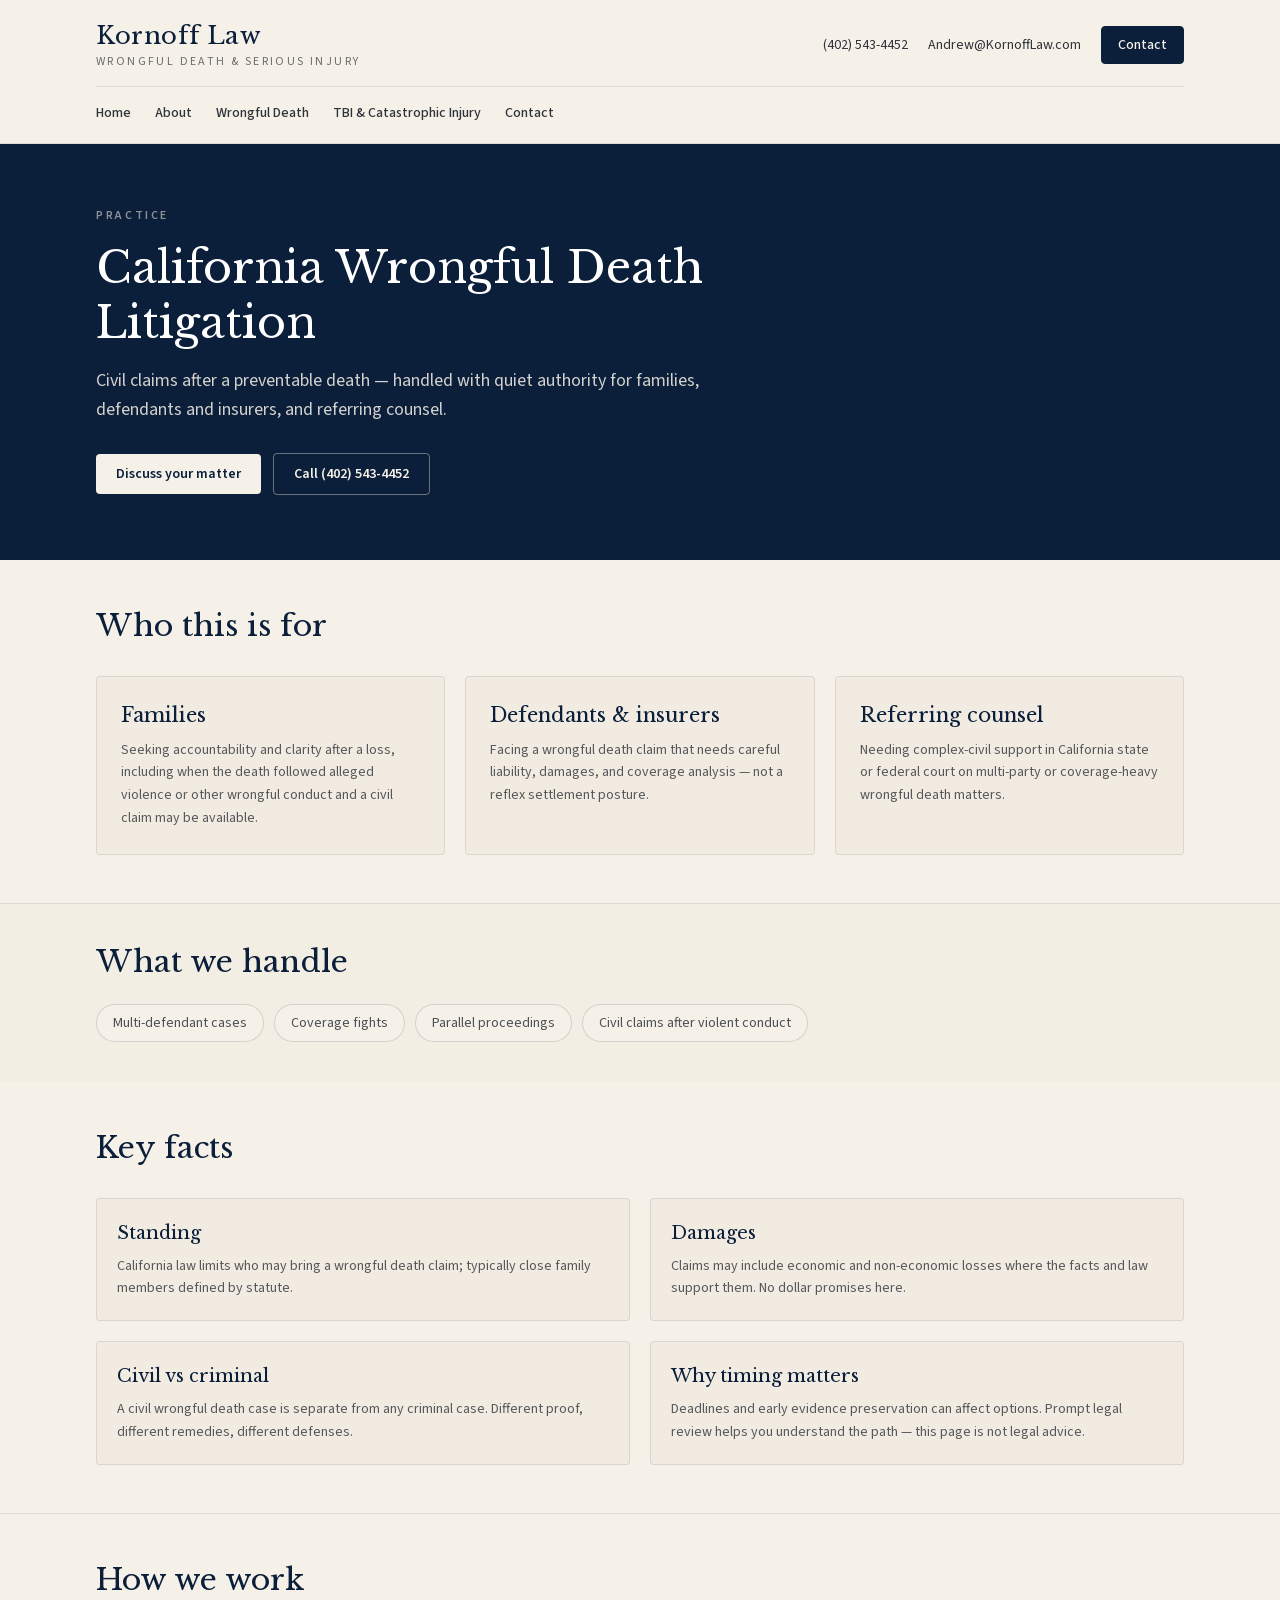
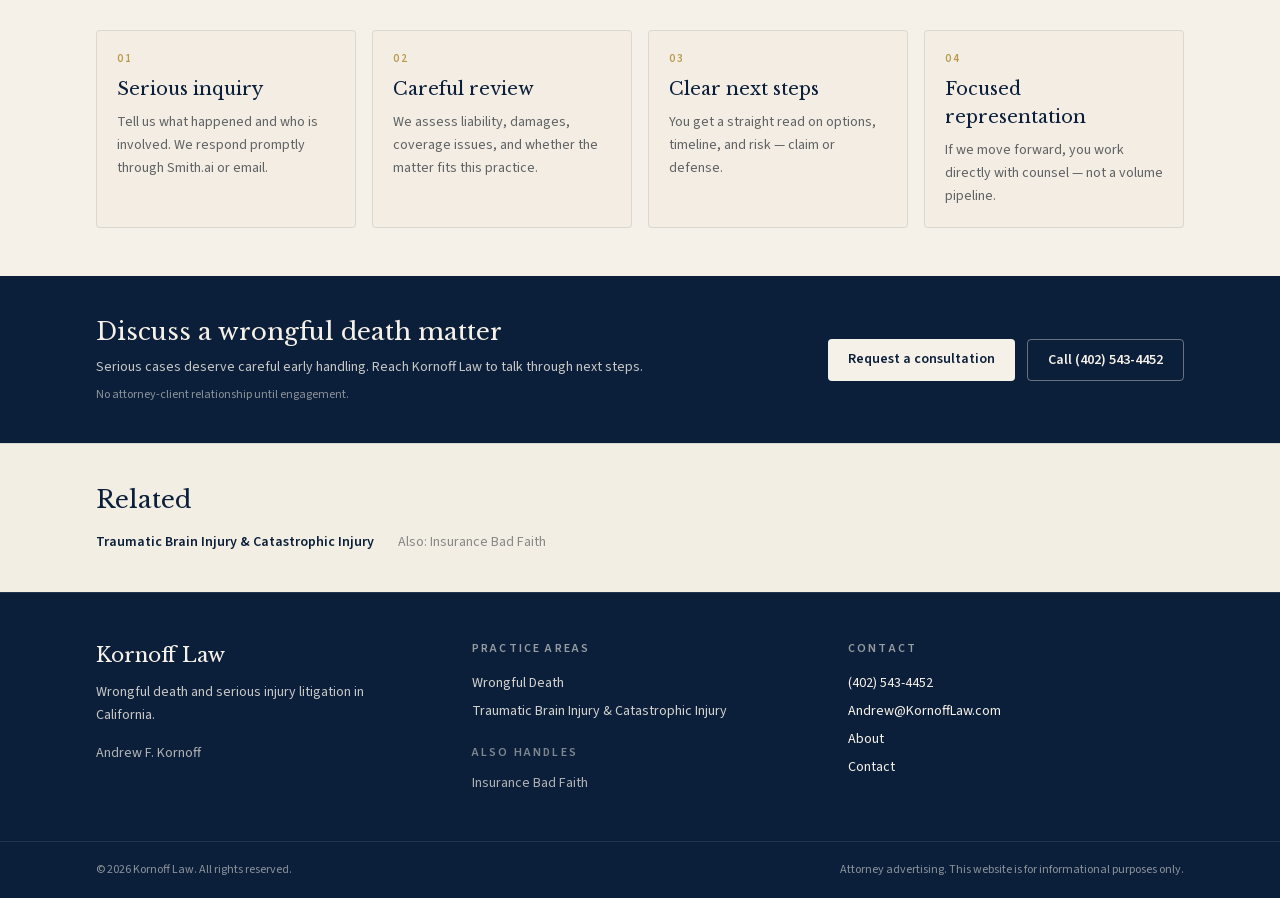
<file: practice/wrongful-death/index.html>
<!DOCTYPE html><html lang="en" class="source_sans_3_71916a2c-module__5x7SKq__variable libre_baskerville_9acbd076-module__zNkfeW__variable h-full"><head><meta charSet="utf-8"/><meta name="viewport" content="width=device-width, initial-scale=1"/><link rel="preload" href="/_next/static/media/38df7484fe560b25-s.p.34k3f59fehpay.woff2" as="font" crossorigin="" type="font/woff2"/><link rel="preload" href="/_next/static/media/47df9ba1c7236d3b-s.p.137759vg1sbmi.woff2" as="font" crossorigin="" type="font/woff2"/><link rel="stylesheet" href="/_next/static/chunks/03e1jeu8qfjec.css" data-precedence="next"/><link rel="preload" as="script" fetchPriority="low" href="/_next/static/chunks/310vm2bl3xxpt.js"/><script src="/_next/static/chunks/19mx3mg6lkumu.js" async=""></script><script src="/_next/static/chunks/1mh6a-0e61pyc.js" async=""></script><script src="/_next/static/chunks/1eh83f1trsv72.js" async=""></script><script src="/_next/static/chunks/turbopack-3w3x71kt61-jj.js" async=""></script><script src="/_next/static/chunks/1mpnoxox0-4cg.js" async=""></script><title>California Wrongful Death Litigation | Kornoff Law</title><meta name="description" content="Civil claims after a preventable death — handled with quiet authority for families, defendants and insurers, and referring counsel."/><meta name="robots" content="index, follow"/><meta property="og:title" content="Kornoff Law | Wrongful Death &amp; Serious Injury"/><meta property="og:description" content="California wrongful death and serious injury litigation, including traumatic brain injury and catastrophic injury. Insurance bad faith when related to the matter."/><meta property="og:url" content="https://kornofflaw.com"/><meta property="og:site_name" content="Kornoff Law"/><meta property="og:locale" content="en_US"/><meta property="og:type" content="website"/><meta name="twitter:card" content="summary"/><meta name="twitter:title" content="Kornoff Law | Wrongful Death &amp; Serious Injury"/><meta name="twitter:description" content="California wrongful death and serious injury litigation, including traumatic brain injury and catastrophic injury. Insurance bad faith when related to the matter."/><link rel="icon" href="/favicon.ico?favicon.2vob68tjqpejf.ico" sizes="256x256" type="image/x-icon"/><meta name="next-size-adjust" content=""/><script src="/_next/static/chunks/0cz1d0mv5g_q7.js" noModule=""></script></head><body class="flex min-h-full flex-col bg-cream font-sans text-charcoal antialiased"><div hidden=""><!--$--><!--/$--></div><header class="border-b border-navy/10 bg-cream/95 backdrop-blur"><div class="mx-auto flex max-w-6xl flex-col gap-4 px-4 py-5 sm:px-6 lg:px-8"><div class="flex flex-col gap-4 sm:flex-row sm:items-center sm:justify-between"><a class="group" href="/"><span class="block font-serif text-2xl tracking-wide text-navy">Kornoff Law</span><span class="mt-0.5 block text-xs uppercase tracking-[0.2em] text-charcoal/70">Wrongful Death &amp; Serious Injury</span></a><div class="flex flex-wrap items-center gap-x-5 gap-y-2 text-sm text-charcoal"><a href="tel:+14025434452" class="hover:text-navy">(402) 543-4452</a><a href="mailto:Andrew@KornoffLaw.com" class="hover:text-navy">Andrew@KornoffLaw.com</a><a class="rounded border border-navy bg-navy px-4 py-2 text-sm font-medium text-cream transition hover:bg-navy-light" href="/contact">Contact</a></div></div><nav aria-label="Primary" class="flex flex-wrap items-center gap-x-6 gap-y-2 border-t border-navy/10 pt-4 text-sm"><a class="font-medium text-charcoal hover:text-navy" href="/">Home</a><a class="font-medium text-charcoal hover:text-navy" href="/about">About</a><a class="font-medium text-charcoal hover:text-navy" href="/practice/wrongful-death">Wrongful Death</a><a class="font-medium text-charcoal hover:text-navy" href="/practice/traumatic-brain-injury">TBI &amp; Catastrophic Injury</a><a class="font-medium text-charcoal hover:text-navy" href="/contact">Contact</a></nav></div></header><main class="flex-1 pb-20 md:pb-0"><section class="border-b border-navy/10 bg-navy text-cream"><div class="mx-auto max-w-6xl px-4 py-12 sm:px-6 lg:px-8 lg:py-16"><p class="text-xs font-semibold uppercase tracking-[0.22em] text-cream/55">Practice</p><h1 class="mt-4 max-w-3xl font-serif text-3xl leading-tight text-white sm:text-4xl lg:text-[2.75rem]">California Wrongful Death Litigation</h1><p class="mt-4 max-w-2xl text-base leading-relaxed text-cream/85 sm:text-lg">Civil claims after a preventable death — handled with quiet authority for families, defendants and insurers, and referring counsel.</p><div class="mt-7 flex flex-wrap items-center gap-3"><a class="rounded bg-cream px-5 py-2.5 text-sm font-semibold text-navy transition hover:bg-cream-dark" href="/contact">Discuss your matter</a><a href="tel:+14025434452" class="rounded border border-cream/40 px-5 py-2.5 text-sm font-semibold text-cream transition hover:border-cream hover:bg-cream/5">Call <!-- -->(402) 543-4452</a></div></div></section><section class="mx-auto max-w-6xl px-4 py-10 sm:px-6 lg:px-8 lg:py-12"><h2 class="font-serif text-2xl text-navy sm:text-3xl">Who this is for</h2><div class="mt-8 grid gap-5 md:grid-cols-3"><div class="rounded border border-navy/10 bg-cream-dark/40 p-5 sm:p-6"><h3 class="font-serif text-xl text-navy">Families</h3><p class="mt-2.5 text-sm leading-relaxed text-charcoal/80">Seeking accountability and clarity after a loss, including when the death followed alleged violence or other wrongful conduct and a civil claim may be available.</p></div><div class="rounded border border-navy/10 bg-cream-dark/40 p-5 sm:p-6"><h3 class="font-serif text-xl text-navy">Defendants &amp; insurers</h3><p class="mt-2.5 text-sm leading-relaxed text-charcoal/80">Facing a wrongful death claim that needs careful liability, damages, and coverage analysis — not a reflex settlement posture.</p></div><div class="rounded border border-navy/10 bg-cream-dark/40 p-5 sm:p-6"><h3 class="font-serif text-xl text-navy">Referring counsel</h3><p class="mt-2.5 text-sm leading-relaxed text-charcoal/80">Needing complex-civil support in California state or federal court on multi-party or coverage-heavy wrongful death matters.</p></div></div></section><section class="border-t border-navy/10 bg-cream-dark/30"><div class="mx-auto max-w-6xl px-4 py-10 sm:px-6 lg:px-8"><h2 class="font-serif text-2xl text-navy sm:text-3xl">What we handle</h2><ul class="mt-6 flex flex-wrap gap-2.5"><li class="rounded-full border border-navy/15 bg-cream px-4 py-2 text-sm text-charcoal/85">Multi-defendant cases</li><li class="rounded-full border border-navy/15 bg-cream px-4 py-2 text-sm text-charcoal/85">Coverage fights</li><li class="rounded-full border border-navy/15 bg-cream px-4 py-2 text-sm text-charcoal/85">Parallel proceedings</li><li class="rounded-full border border-navy/15 bg-cream px-4 py-2 text-sm text-charcoal/85">Civil claims after violent conduct</li></ul></div></section><section class="mx-auto max-w-6xl px-4 py-10 sm:px-6 lg:px-8 lg:py-12"><h2 class="font-serif text-2xl text-navy sm:text-3xl">Key facts</h2><div class="mt-8 grid gap-5 sm:grid-cols-2"><div class="rounded border border-navy/10 bg-cream-dark/40 p-5"><h3 class="font-serif text-lg text-navy">Standing</h3><p class="mt-2 text-sm leading-relaxed text-charcoal/80">California law limits who may bring a wrongful death claim; typically close family members defined by statute.</p></div><div class="rounded border border-navy/10 bg-cream-dark/40 p-5"><h3 class="font-serif text-lg text-navy">Damages</h3><p class="mt-2 text-sm leading-relaxed text-charcoal/80">Claims may include economic and non-economic losses where the facts and law support them. No dollar promises here.</p></div><div class="rounded border border-navy/10 bg-cream-dark/40 p-5"><h3 class="font-serif text-lg text-navy">Civil vs criminal</h3><p class="mt-2 text-sm leading-relaxed text-charcoal/80">A civil wrongful death case is separate from any criminal case. Different proof, different remedies, different defenses.</p></div><div class="rounded border border-navy/10 bg-cream-dark/40 p-5"><h3 class="font-serif text-lg text-navy">Why timing matters</h3><p class="mt-2 text-sm leading-relaxed text-charcoal/80">Deadlines and early evidence preservation can affect options. Prompt legal review helps you understand the path — this page is not legal advice.</p></div></div></section><section class="border-t border-navy/10 bg-cream"><div class="mx-auto max-w-6xl px-4 py-10 sm:px-6 lg:px-8 lg:py-12"><h2 class="font-serif text-2xl text-navy sm:text-3xl">How we work</h2><ol class="mt-8 grid gap-4 sm:grid-cols-2 lg:grid-cols-4"><li class="rounded border border-navy/10 bg-cream-dark/30 p-4 sm:p-5"><p class="text-[11px] font-semibold uppercase tracking-[0.18em] text-gold">01</p><h3 class="mt-2 font-serif text-lg text-navy">Serious inquiry</h3><p class="mt-2 text-sm leading-relaxed text-charcoal/75">Tell us what happened and who is involved. We respond promptly through Smith.ai or email.</p></li><li class="rounded border border-navy/10 bg-cream-dark/30 p-4 sm:p-5"><p class="text-[11px] font-semibold uppercase tracking-[0.18em] text-gold">02</p><h3 class="mt-2 font-serif text-lg text-navy">Careful review</h3><p class="mt-2 text-sm leading-relaxed text-charcoal/75">We assess liability, damages, coverage issues, and whether the matter fits this practice.</p></li><li class="rounded border border-navy/10 bg-cream-dark/30 p-4 sm:p-5"><p class="text-[11px] font-semibold uppercase tracking-[0.18em] text-gold">03</p><h3 class="mt-2 font-serif text-lg text-navy">Clear next steps</h3><p class="mt-2 text-sm leading-relaxed text-charcoal/75">You get a straight read on options, timeline, and risk — claim or defense.</p></li><li class="rounded border border-navy/10 bg-cream-dark/30 p-4 sm:p-5"><p class="text-[11px] font-semibold uppercase tracking-[0.18em] text-gold">04</p><h3 class="mt-2 font-serif text-lg text-navy">Focused representation</h3><p class="mt-2 text-sm leading-relaxed text-charcoal/75">If we move forward, you work directly with counsel — not a volume pipeline.</p></li></ol></div></section><section class="bg-navy text-cream"><div class="mx-auto flex max-w-6xl flex-col gap-5 px-4 py-9 sm:px-6 lg:flex-row lg:items-center lg:justify-between lg:px-8 lg:py-10"><div><h2 class="font-serif text-2xl text-cream">Discuss a wrongful death matter</h2><p class="mt-2 max-w-xl text-sm leading-relaxed text-cream/80">Serious cases deserve careful early handling. Reach Kornoff Law to talk through next steps.</p><p class="mt-2 text-xs text-cream/55">No attorney-client relationship until engagement.</p></div><div class="flex flex-wrap gap-3"><a class="rounded bg-cream px-5 py-2.5 text-sm font-semibold text-navy transition hover:bg-cream-dark" href="/contact">Request a consultation</a><a href="tel:+14025434452" class="rounded border border-cream/40 px-5 py-2.5 text-sm font-semibold text-cream transition hover:border-cream hover:bg-cream/5">Call <!-- -->(402) 543-4452</a></div></div></section><section class="border-t border-navy/10 bg-cream-dark/30"><div class="mx-auto max-w-6xl px-4 py-10 sm:px-6 lg:px-8"><h2 class="font-serif text-2xl text-navy">Related</h2><div class="mt-4 flex flex-col gap-2 sm:flex-row sm:flex-wrap sm:items-baseline sm:gap-x-6"><a class="text-sm font-semibold text-navy hover:underline" href="/practice/traumatic-brain-injury">Traumatic Brain Injury &amp; Catastrophic Injury</a><p class="text-sm text-charcoal/55">Also:<!-- --> <a class="font-normal text-charcoal/55 underline-offset-2 hover:text-navy hover:underline" href="/practice/insurance-bad-faith">Insurance Bad Faith</a></p></div></div></section><!--$--><!--/$--></main><footer class="mt-auto border-t border-cream/10 bg-navy text-cream"><div class="mx-auto grid max-w-6xl gap-10 px-4 py-12 sm:px-6 md:grid-cols-3 lg:px-8"><div><p class="font-serif text-xl">Kornoff Law</p><p class="mt-3 max-w-xs text-sm leading-relaxed text-cream/80">Wrongful death and serious injury litigation in California.</p><p class="mt-4 text-sm text-cream/70">Andrew F. Kornoff</p></div><div><p class="text-xs font-semibold uppercase tracking-[0.18em] text-cream/60">Practice Areas</p><ul class="mt-4 space-y-2 text-sm"><li><a class="text-cream/85 hover:text-cream" href="/practice/wrongful-death">Wrongful Death</a></li><li><a class="text-cream/85 hover:text-cream" href="/practice/traumatic-brain-injury">Traumatic Brain Injury &amp; Catastrophic Injury</a></li></ul><p class="mt-6 text-xs font-semibold uppercase tracking-[0.18em] text-cream/50">Also handles</p><ul class="mt-3 space-y-2 text-sm"><li><a class="text-cream/70 hover:text-cream" href="/practice/insurance-bad-faith">Insurance Bad Faith</a></li></ul></div><div><p class="text-xs font-semibold uppercase tracking-[0.18em] text-cream/60">Contact</p><ul class="mt-4 space-y-2 text-sm"><li><a href="tel:+14025434452" class="hover:text-cream">(402) 543-4452</a></li><li><a href="mailto:Andrew@KornoffLaw.com" class="hover:text-cream">Andrew@KornoffLaw.com</a></li><li><a class="hover:text-cream" href="/about">About</a></li><li><a class="hover:text-cream" href="/contact">Contact</a></li></ul></div></div><div class="border-t border-cream/10"><div class="mx-auto flex max-w-6xl flex-col gap-2 px-4 py-5 text-xs text-cream/55 sm:flex-row sm:items-center sm:justify-between sm:px-6 lg:px-8"><p>© <!-- -->2026<!-- --> <!-- -->Kornoff Law<!-- -->. All rights reserved.</p><p>Attorney advertising. This website is for informational purposes only.</p></div></div></footer><div class="fixed inset-x-0 bottom-0 z-50 border-t border-navy/15 bg-cream/95 px-3 py-2.5 shadow-[0_-4px_20px_rgba(11,31,58,0.12)] backdrop-blur md:hidden"><div class="mx-auto flex max-w-lg gap-2"><a href="tel:+14025434452" class="flex flex-1 items-center justify-center rounded border border-navy/20 bg-cream px-3 py-2.5 text-sm font-semibold text-navy">Call</a><a class="flex flex-1 items-center justify-center rounded bg-navy px-3 py-2.5 text-sm font-semibold text-cream" href="/contact">Discuss</a></div></div><script src="/_next/static/chunks/310vm2bl3xxpt.js" id="_R_" async=""></script><script>(self.__next_f=self.__next_f||[]).push([0])</script><script>self.__next_f.push([1,"1:\"$Sreact.fragment\"\n2:I[22016,[\"/_next/static/chunks/1mpnoxox0-4cg.js\"],\"\"]\n3:I[39756,[\"/_next/static/chunks/1mpnoxox0-4cg.js\"],\"default\"]\n4:I[37457,[\"/_next/static/chunks/1mpnoxox0-4cg.js\"],\"default\"]\nf:I[68027,[\"/_next/static/chunks/1mpnoxox0-4cg.js\"],\"default\",1]\n:HL[\"/_next/static/chunks/03e1jeu8qfjec.css\",\"style\"]\n:HL[\"/_next/static/media/38df7484fe560b25-s.p.34k3f59fehpay.woff2\",\"font\",{\"crossOrigin\":\"\",\"type\":\"font/woff2\"}]\n:HL[\"/_next/static/media/47df9ba1c7236d3b-s.p.137759vg1sbmi.woff2\",\"font\",{\"crossOrigin\":\"\",\"type\":\"font/woff2\"}]\nd:X\n0:{\"P\":null,\"c\":[\"\",\"practice\",\"wrongful-death\"],\"q\":\"\",\"i\":false,\"f\":[[[\"\",{\"children\":[\"practice\",{\"children\":[\"wrongful-death\",{\"children\":[\"__PAGE__\",{},\"$undefined\",\"$undefined\",4608]},\"$undefined\",\"$undefined\",4608]},\"$undefined\",\"$undefined\",4608]},\"$undefined\",\"$undefined\",4624],[[\"$\",\"$1\",\"c\",{\"children\":[[[\"$\",\"link\",\"0\",{\"rel\":\"stylesheet\",\"href\":\"/_next/static/chunks/03e1jeu8qfjec.css\",\"precedence\":\"next\",\"crossOrigin\":\"$undefined\",\"nonce\":\"$undefined\"}],[\"$\",\"script\",\"script-0\",{\"src\":\"/_next/static/chunks/1mpnoxox0-4cg.js\",\"async\":true,\"nonce\":\"$undefined\"}]],[\"$\",\"html\",null,{\"lang\":\"en\",\"className\":\"source_sans_3_71916a2c-module__5x7SKq__variable libre_baskerville_9acbd076-module__zNkfeW__variable h-full\",\"children\":[\"$\",\"body\",null,{\"className\":\"flex min-h-full flex-col bg-cream font-sans text-charcoal antialiased\",\"children\":[[\"$\",\"header\",null,{\"className\":\"border-b border-navy/10 bg-cream/95 backdrop-blur\",\"children\":[\"$\",\"div\",null,{\"className\":\"mx-auto flex max-w-6xl flex-col gap-4 px-4 py-5 sm:px-6 lg:px-8\",\"children\":[[\"$\",\"div\",null,{\"className\":\"flex flex-col gap-4 sm:flex-row sm:items-center sm:justify-between\",\"children\":[[\"$\",\"$L2\",null,{\"href\":\"/\",\"className\":\"group\",\"children\":[[\"$\",\"span\",null,{\"className\":\"block font-serif text-2xl tracking-wide text-navy\",\"children\":\"Kornoff Law\"}],[\"$\",\"span\",null,{\"className\":\"mt-0.5 block text-xs uppercase tracking-[0.2em] text-charcoal/70\",\"children\":\"Wrongful Death \u0026 Serious Injury\"}]]}],[\"$\",\"div\",null,{\"className\":\"flex flex-wrap items-center gap-x-5 gap-y-2 text-sm text-charcoal\",\"children\":[[\"$\",\"a\",null,{\"href\":\"tel:+14025434452\",\"className\":\"hover:text-navy\",\"children\":\"(402) 543-4452\"}],[\"$\",\"a\",null,{\"href\":\"mailto:Andrew@KornoffLaw.com\",\"className\":\"hover:text-navy\",\"children\":\"Andrew@KornoffLaw.com\"}],[\"$\",\"$L2\",null,{\"href\":\"/contact\",\"className\":\"rounded border border-navy bg-navy px-4 py-2 text-sm font-medium text-cream transition hover:bg-navy-light\",\"children\":\"Contact\"}]]}]]}],[\"$\",\"nav\",null,{\"aria-label\":\"Primary\",\"className\":\"flex flex-wrap items-center gap-x-6 gap-y-2 border-t border-navy/10 pt-4 text-sm\",\"children\":[[\"$\",\"$L2\",\"/\",{\"href\":\"/\",\"className\":\"font-medium text-charcoal hover:text-navy\",\"children\":\"Home\"}],[\"$\",\"$L2\",\"/about\",{\"href\":\"/about\",\"className\":\"font-medium text-charcoal hover:text-navy\",\"children\":\"About\"}],[\"$\",\"$L2\",\"/practice/wrongful-death\",{\"href\":\"/practice/wrongful-death\",\"className\":\"font-medium text-charcoal hover:text-navy\",\"children\":\"Wrongful Death\"}],[\"$\",\"$L2\",\"/practice/traumatic-brain-injury\",{\"href\":\"/practice/traumatic-brain-injury\",\"className\":\"font-medium text-charcoal hover:text-navy\",\"children\":\"TBI \u0026 Catastrophic Injury\"}],[\"$\",\"$L2\",\"/contact\",{\"href\":\"/contact\",\"className\":\"font-medium text-charcoal hover:text-navy\",\"children\":\"Contact\"}]]}]]}]}],[\"$\",\"main\",null,{\"className\":\"flex-1 pb-20 md:pb-0\",\"children\":[\"$\",\"$L3\",null,{\"parallelRouterKey\":\"children\",\"error\":\"$undefined\",\"errorStyles\":\"$undefined\",\"errorScripts\":\"$undefined\",\"template\":[\"$\",\"$L4\",null,{}],\"templateStyles\":\"$undefined\",\"templateScripts\":\"$undefined\",\"notFound\":[[[\"$\",\"title\",null,{\"children\":\"404: This page could not be found.\"}],[\"$\",\"div\",null,{\"style\":{\"fontFamily\":\"system-ui,\\\"Segoe UI\\\",Roboto,Helvetica,Arial,sans-serif,\\\"Apple Color Emoji\\\",\\\"Segoe UI Emoji\\\"\",\"height\":\"100vh\",\"textAlign\":\"center\",\"display\":\"flex\",\"flexDirection\":\"column\",\"alignItems\":\"center\",\"justifyContent\":\"center\"},\"children\":[\"$\",\"div\",null,{\"children\":[[\"$\",\"style\",null,{\"dangerouslySetInnerHTML\":{\"__html\":\"body{color:#000;background:#fff;margin:0}.next-error-h1{border-right:1px solid rgba(0,0,0,.3)}@media (prefers-color-scheme:dark){body{color:#fff;background:#000}.next-error-h1{border-right:1px solid rgba(255,255,255,.3)}}\"}}],[\"$\",\"h1\",null,{\"className\":\"next-error-h1\",\"style\":{\"display\":\"inline-block\",\"margin\":\"0 20px 0 0\",\"padding\":\"0 23px 0 0\",\"fontSize\":24,\"fontWeight\":500,\"verticalAlign\":\"top\",\"lineHeight\":\"49px\"},\"children\":404}],[\"$\",\"div\",null,{\"style\":{\"display\":\"inline-block\"},\"children\":[\"$\",\"h2\",null,{\"style\":{\"fontSize\":14,\"fontWeight\":400,\"lineHeight\":\"49px\",\"margin\":0},\"children\":\"This page could not be found.\"}]}]]}]}]],[]],\"forbidden\":\"$undefined\",\"unauthorized\":\"$undefined\"}]}],[\"$\",\"footer\",null,{\"className\":\"mt-auto border-t border-cream/10 bg-navy text-cream\",\"children\":[[\"$\",\"div\",null,{\"className\":\"mx-auto grid max-w-6xl gap-10 px-4 py-12 sm:px-6 md:grid-cols-3 lg:px-8\",\"children\":[\"$L5\",\"$L6\",\"$L7\"]}],\"$L8\"]}],\"$L9\"]}]}]]}],{\"children\":[\"$La\",{\"children\":[\"$Lb\",{\"children\":[\"$Lc\",{},null,false,null]},null,false,\"$d\"]},null,false,\"$d\"]},null,false,null],\"$Le\",false]],\"m\":\"$undefined\",\"G\":[\"$f\",[\"$L10\"]],\"S\":true,\"h\":null,\"r\":\"$undefined\",\"s\":\"$undefined\",\"a\":\"$undefined\",\"l\":\"$undefined\",\"p\":\"$undefined\",\"d\":\"$undefined\",\"b\":\"kornoff-pages\"}\n16:I[97367,[\"/_next/static/chunks/1mpnoxox0-4cg.js\"],\"ViewportBoundary\"]\n18:I[97367,[\"/_next/static/chunks/1mpnoxox0-4cg.js\"],\"MetadataBoundary\"]\n19:\"$Sreact.suspense\"\n5:[\"$\",\"div\",null,{\"children\":[[\"$\",\"p\",null,{\"className\":\"font-serif text-xl\",\"children\":\"Kornoff Law\"}],[\"$\",\"p\",null,{\"className\":\"mt-3 max-w-xs text-sm leading-relaxed text-cream/80\",\"children\":\"Wrongful death and serious injury litigation in California.\"}],[\"$\",\"p\",null,{\"className\":\"mt-4 text-sm text-cream/70\",\"children\":\"Andrew F. Kornoff\"}]]}]\n6:[\"$\",\"div\",null,{\"children\":[[\"$\",\"p\",null,{\"className\":\"text-xs font-semibold uppercase tracking-[0.18em] text-cream/60\",\"children\":\"Practice Areas\"}],[\"$\",\"ul\",null,{\"className\":\"mt-4 space-y-2 text-sm\",\"children\":[[\"$\",\"li\",\"wrongful-death\",{\"children\":[\"$\",\"$L2\",null,{\"href\":\"/practice/wrongful-death\",\"className\":\"text-cream/85 hover:text-cream\",\"children\":\"Wrongful Death\"}]}],[\"$\",\"li\",\"traumatic-brain-injury\",{\"children\":[\"$\",\"$L2\",null,{\"href\":\"/practice/traumatic-brain-injury\",\"className\":\"text-cream/85 hover:text-cream\",\"children\":\"Traumatic Brain Injury \u0026 Catastrophic Injury\"}]}]]}],[\"$\",\"p\",null,{\"className\":\"mt-6 text-xs font-semibold uppercase tracking-[0.18em] text-cream/50\",\"children\":\"Also handles\"}],[\"$\",\"ul\",null,{\"className\":\"mt-3 space-y-2 text-sm\",\"children\":[[\"$\",\"li\",\"insurance-bad-faith\",{\"children\":[\"$\",\"$L2\",null,{\"href\":\"/practice/insurance-bad-faith\",\"className\":\"text-cream/70 hover:text-cream\",\"children\":\"Insurance Bad Faith\"}]}]]}]]}]\n7:[\"$\",\"div\",null,{\"children\":[[\"$\",\"p\",null,{\"className\":\"text-xs font-semibold uppercase tracking-[0.18em] text-cream/60\",\"children\":\"Contact\"}],[\"$\",\"ul\",null,{\"className\":\"mt-4 space-y-2 text-sm\",\"children\":[[\"$\",\"li\",null,{\"children\":[\"$\",\"a\",null,{\"href\":\"tel:+14025434452\",\"className\":\"hover:text-cream\",\"children\":\"(402) 543-4452\"}]}],[\"$\",\"li\",null,{\"children\":[\"$\",\"a\",null,{\"href\":\"mailto:Andrew@KornoffLaw.com\",\"className\":\"hover:text-cream\",\"children\":\"Andrew@KornoffLaw.com\"}]}],[\"$\",\"li\",null,{\"children\":[\"$\",\"$L2\",null,{\"href\":\"/about\",\"className\":\"hover:text-cream\",\"children\":\"About\"}]}],[\"$\",\"li\",null,{\"children\":[\"$\",\"$L2\",null,{\"href\":\"/contact\",\"className\":\"hover:text-cream\",\"children\":\"Contact\"}]}]]}]]}]\n8:[\"$\",\"div\",null,{\"className\":\"border-t border-cream/10\",\"children\":[\"$\",\"div\",null,{\"className\":\"mx-auto flex max-w-6xl flex-col gap-2 px-4 py-5 text-xs text-cream/55 sm:flex-row sm:items-center sm:justify-between sm:px-6 lg:px-8\",\"children\":[[\"$\",\"p\",null,{\"children\":[\"© \",2026,\" \",\"Kornoff Law\",\". All rights reserved.\"]}],[\"$\",\"p\",null,{\"children\":\"Attorney advertising. This website is for informational purposes only.\"}]]}]}]\n9:[\"$\",\"div\",null,{\"className\":\"fixed inset-x-0 bottom-0 z-50 border-t border-navy/15 bg-cream/95 px-3 py-2.5 shadow-[0_-4px_20px_rgba(11,31,58,0.12)] backdrop-blur md:hidden\",\"children\":[\"$\",\"div\",null,{\"className\":\"mx-auto flex max-w-lg gap-2\",\"children\":[[\"$\",\"a\",null,{\"href\":\"tel:+14025434452\",\"className\":\"flex flex-1 items-center justify-center rounded border border-navy/20 bg-cream px-3 py-2.5 text-sm font-semibold text-navy\",\"children\":\"Call\"}],[\"$\",\"$L2\",null,{\"href\":\"/contact\",\"className\":\"flex flex-1 items-center justify-center rounded bg-navy px-3 py-2.5 text-sm font-semibold text-cream\",\"children\":\"Discuss\"}]]}]}]\na:[\"$\",\"$1\",\"c\",{\"children\":[null,[\"$\",\"$L3\",null,{\"parallelRouterKey\":\"children\",\"error\":\"$undefined\",\"errorStyles\":\"$undefined\",\"errorScripts\":\"$undefined\",\"template\":[\"$\",\"$L4\",null,{}],\"templateStyles\":\"$undefined\",\"templateScripts\":\"$undefined\",\"notFound\":\"$undefined\",\"forbidden\":\"$undefined\",\"unauthorized\":\"$undefined\"}]]}]\nb:[\"$\",\"$1\",\"c\",{\"children\":[null,[\"$\",\"$L3\",null,{\"parallelRouterKey\":\"children\",\"error\":\"$undefined\",\"errorStyles\":\"$undefined\",\"errorScripts\":\"$undefined\",\"template\":[\"$\",\"$L4\",null,{}],\"templateStyles\":\"$undefined\",\"templateScripts\":\"$undefined\",\"notFound\":\"$undefined\",\"forbidden\":\"$undefined\",\"unauthorized\":\"$undefined\"}]]}]\nc:[\"$\",\"$1\",\"c\",{\"children\":[[[\"$\",\"section\",null,{\"className\":\"border-b border-navy/10 bg-navy text-cream\",\"children\":[\"$\",\"div\",null,{\"className\":\"mx-auto max-w-6xl px-4 py-12 sm:px-6 lg:px-8 lg:py-16\",\"children\":[[\"$\",\"p\",null,{\"className\":\"text-xs font-semibold uppercase tracking-[0.22em] text-cream/55\",\"children\":\"Practice\"}],[\"$\",\"h1\",null,{\"className\":\"mt-4 max-w-3xl font-serif text-3xl leading-tight text-white sm:text-4xl lg:text-[2.75rem]\",\"children\":\"California Wrongful Death Litigation\"}],[\"$\",\"p\",null,{\"className\":\"mt-4 max-w-2xl text-base leading-relaxed text-cream/85 sm:text-lg\",\"children\":\"Civil claims after a preventable death — handled with quiet authority for families, defendants and insurers, and referring counsel.\"}],[\"$\",\"div\",null,{\"className\":\"mt-7 flex flex-wrap items-center gap-3\",\"children\":[[\"$\",\"$L2\",null,{\"href\":\"/contact\",\"className\":\"rounded bg-cream px-5 py-2.5 text-sm font-semibold text-navy transition hover:bg-cream-dark\",\"children\":\"Discuss your matter\"}],[\"$\",\"a\",null,{\"href\":\"tel:+14025434452\",\"className\":\"rounded border border-cream/40 px-5 py-2.5 text-sm font-semibold text-cream transition hover:border-cream hover:bg-cream/5\",\"children\":[\"Call \",\"(402) 543-4452\"]}]]}]]}]}],[\"$\",\"section\",null,{\"className\":\"mx-auto max-w-6xl px-4 py-10 sm:px-6 lg:px-8 lg:py-12\",\"children\":[[\"$\",\"h2\",null,{\"className\":\"font-serif text-2xl text-navy sm:text-3xl\",\"children\":\"Who this is for\"}],[\"$\",\"div\",null,{\"className\":\"mt-8 grid gap-5 md:grid-cols-3\",\"children\":[[\"$\",\"div\",\"Families\",{\"className\":\"rounded border border-navy/10 bg-cream-dark/40 p-5 sm:p-6\",\"children\":[[\"$\",\"h3\",null,{\"className\":\"font-serif text-xl text-navy\",\"children\":\"Families\"}],[\"$\",\"p\",null,{\"className\":\"mt-2.5 text-sm leading-relaxed text-charcoal/80\",\"children\":\"Seeking accountability and clarity after a loss, including when the death followed alleged violence or other wrongful conduct and a civil claim may be available.\"}]]}],[\"$\",\"div\",\"Defendants \u0026 insurers\",{\"className\":\"rounded border border-navy/10 bg-cream-dark/40 p-5 sm:p-6\",\"children\":[[\"$\",\"h3\",null,{\"className\":\"font-serif text-xl text-navy\",\"children\":\"Defendants \u0026 insurers\"}],[\"$\",\"p\",null,{\"className\":\"mt-2.5 text-sm leading-relaxed text-charcoal/80\",\"children\":\"Facing a wrongful death claim that needs careful liability, damages, and coverage analysis — not a reflex settlement posture.\"}]]}],[\"$\",\"div\",\"Referring counsel\",{\"className\":\"rounded border border-navy/10 bg-cream-dark/40 p-5 sm:p-6\",\"children\":[[\"$\",\"h3\",null,{\"className\":\"font-serif text-xl text-navy\",\"children\":\"Referring counsel\"}],[\"$\",\"p\",null,{\"className\":\"mt-2.5 text-sm leading-relaxed text-charcoal/80\",\"children\":\"Needing complex-civil support in California state or federal court on multi-party or coverage-heavy wrongful death matters.\"}]]}]]}]]}],[\"$\",\"section\",null,{\"className\":\"border-t border-navy/10 bg-cream-dark/30\",\"children\":[\"$\",\"div\",null,{\"className\":\"mx-auto max-w-6xl px-4 py-10 sm:px-6 lg:px-8\",\"children\":[[\"$\",\"h2\",null,{\"className\":\"font-serif text-2xl text-navy sm:text-3xl\",\"children\":\"What we handle\"}],[\"$\",\"ul\",null,{\"className\":\"mt-6 flex flex-wrap gap-2.5\",\"children\":[[\"$\",\"li\",\"Multi-defendant cases\",{\"className\":\"rounded-full border border-navy/15 bg-cream px-4 py-2 text-sm text-charcoal/85\",\"children\":\"Multi-defendant cases\"}],[\"$\",\"li\",\"Coverage fights\",{\"className\":\"rounded-full border border-navy/15 bg-cream px-4 py-2 text-sm text-charcoal/85\",\"children\":\"Coverage fights\"}],[\"$\",\"li\",\"Parallel proceedings\",{\"className\":\"rounded-full border border-navy/15 bg-cream px-4 py-2 text-sm text-charcoal/85\",\"children\":\"Parallel proceedings\"}],[\"$\",\"li\",\"Civil claims after violent conduct\",{\"className\":\"rounded-full border border-navy/15 bg-cream px-4 py-2 text-sm text-charcoal/85\",\"children\":\"Civil claims after violent conduct\"}]]}]]}]}],\"$L11\",\"$L12\",\"$L13\",\"$L14\"],null,\"$L15\"]}]\ne:[\"$\",\"$1\",\"h\",{\"children\":[null,[\"$\",\"$L16\",null,{\"children\":\"$L17\"}],[\"$\",\"div\",null,{\"hidden\":true,\"children\":[\"$\",\"$L18\",null,{\"children\":[\"$\",\"$19\",null,{\"name\":\"Next.Metadata\",\"children\":\"$L1a\"}]}]}],[\"$\",\"meta\",null,{\"name\":\"next-size-adjust\",\"content\":\"\"}]]}]\n10:[\"$\",\"link\",\"0\",{\"rel\":\"stylesheet\",\"href\":\"/_next/static/chunks/03e1jeu8qfjec.css\",\"precedence\":\"next\",\"crossOrigin\":\"$undefined\",\"nonce\":\"$undefined\"}]\n1b:I[97367,[\"/_next/static/chunks/1mpnoxox0-4cg.js\"],\"OutletBoundary\"]\nd:C\n11:[\"$\",\"section\",null,{\"className\":\"mx-auto max-w-6xl px-4 py-10 sm:px-6 lg:px-8 lg:py-12\",\"children\":[[\"$\",\"h2\",null,{\"className\":\"font-serif text-2xl text-navy sm:text-3xl\",\"children\":\"Key facts\"}],[\"$\",\"div\",null,{\"className\":\"mt-8 grid gap-5 sm:grid-cols-2\",\"children\":[[\"$\",\"div\",\"Standing\",{\"className\":\"rounded border border-navy/10 bg-cream-dark/40 p-5\",\"children\":[[\"$\",\"h3\",null,{\"className\":\"font-serif text-lg text-navy\",\"children\":\"Standing\"}],[\"$\",\"p\",null,{\"className\":\"mt-2 text-sm leading-relaxed text-charcoal/80\",\"children\":\"California law limits who may bring a wrongful death claim; typically close family members defined by statute.\"}]]}],[\"$\",\"div\",\"Damages\",{\"className\":\"rounded border border-navy/10 bg-cream-dark/40 p-5\",\"children\":[[\"$\",\"h3\",null,{\"className\":\"font-serif text-lg text-navy\",\"children\":\"Damages\"}],[\"$\",\"p\",null,{\"className\":\"mt-2 text-sm leading-relaxed text-charcoal/80\",\"children\":\"Claims may include economic and non-economic losses where the facts and law support them. No dollar promises here.\"}]]}],[\"$\",\"div\",\"Civil vs criminal\",{\"className\":\"rounded border border-navy/10 bg-cream-dark/40 p-5\",\"children\":[[\"$\",\"h3\",null,{\"className\":\"font-serif text-lg text-navy\",\"children\":\"Civil vs criminal\"}],[\"$\",\"p\",null,{\"className\":\"mt-2 text-sm leading-relaxed text-charcoal/80\",\"children\":\"A civil wrongful death case is separate from any criminal case. Different proof, different remedies, different defenses.\"}]]}],[\"$\",\"div\",\"Why timing matters\",{\"className\":\"rounded border border-navy/10 bg-cream-dark/40 p-5\",\"children\":[[\"$\",\"h3\",null,{\"className\":\"font-serif text-lg text-navy\",\"children\":\"Why timing matters\"}],[\"$\",\"p\",null,{\"className\":\"mt-2 text-sm leading-relaxed text-charcoal/80\",\"children\":\"Deadlines and early evidence preservation can affect options. Prompt legal review helps you understand the path — this page is not legal advice.\"}]]}]]}]]}]\n12:[\"$\",\"section\",null,{\"className\":\"border-t border-navy/10 bg-cream\",\"children\":[\"$\",\"div\",null,{\"className\":\"mx-auto max-w-6xl px-4 py-10 sm:px-6 lg:px-8 lg:py-12\",\"children\":[[\"$\",\"h2\",null,{\"className\":\"font-serif text-2xl text-navy sm:text-3xl\",\"children\":\"How we work\"}],[\"$\",\"ol\",null,{\"className\":\"mt-8 grid gap-4 sm:grid-cols-2 lg:grid-cols-4\",\"children\":[[\"$\",\"li\",\"01\",{\"className\":\"rounded border border-navy/10 bg-cream-dark/30 p-4 sm:p-5\",\"children\":[[\"$\",\"p\",null,{\"className\":\"text-[11px] font-semibold uppercase tracking-[0.18em] text-gold\",\"children\":\"01\"}],[\"$\",\"h3\",null,{\"className\":\"mt-2 font-serif text-lg text-navy\",\"children\":\"Serious inquiry\"}],[\"$\",\"p\",null,{\"className\":\"mt-2 text-sm leading-relaxed text-charcoal/75\",\"children\":\"Tell us what happened and who is involved. We respond promptly through Smith.ai or email.\"}]]}],[\"$\",\"li\",\"02\",{\"className\":\"rounded border border-navy/10 bg-cream-dark/30 p-4 sm:p-5\",\"children\":[[\"$\",\"p\",null,{\"className\":\"text-[11px] font-semibold uppercase tracking-[0.18em] text-gold\",\"children\":\"02\"}],[\"$\",\"h3\",null,{\"className\":\"mt-2 font-serif text-lg text-navy\",\"children\":\"Careful review\"}],[\"$\",\"p\",null,{\"className\":\"mt-2 text-sm leading-relaxed text-charcoal/75\",\"children\":\"We assess liability, damages, coverage issues, and whether the matter fits this practice.\"}]]}],[\"$\",\"li\",\"03\",{\"className\":\"rounded border border-navy/10 bg-cream-dark/30 p-4 sm:p-5\",\"children\":[[\"$\",\"p\",null,{\"className\":\"text-[11px] font-semibold uppercase tracking-[0.18em] text-gold\",\"children\":\"03\"}],[\"$\",\"h3\",null,{\"className\":\"mt-2 font-serif text-lg text-navy\",\"children\":\"Clear next steps\"}],[\"$\",\"p\",null,{\"className\":\"mt-2 text-sm leading-relaxed text-charcoal/75\",\"children\":\"You get a straight read on options, timeline, and risk — claim or defense.\"}]]}],[\"$\",\"li\",\"04\",{\"className\":\"rounded border border-navy/10 bg-cream-dark/30 p-4 sm:p-5\",\"children\":[[\"$\",\"p\",null,{\"className\":\"text-[11px] font-semibold uppercase tracking-[0.18em] text-gold\",\"children\":\"04\"}],[\"$\",\"h3\",null,{\"className\":\"mt-2 font-serif text-lg text-navy\",\"children\":\"Focused representation\"}],[\"$\",\"p\",null,{\"className\":\"mt-2 text-sm leading-relaxed text-charcoal/75\",\"children\":\"If we move forward, you work directly with counsel — not a volume pipeline.\"}]]}]]}]]}]}]\n13:[\"$\",\"section\",null,{\"className\":\"bg-navy text-cream\",\"children\":[\"$\",\"div\",null,{\"className\":\"mx-auto flex max-w-6xl flex-col gap-5 px-4 py-9 sm:px-6 lg:flex-row lg:items-center lg:justify-between lg:px-8 lg:py-10\",\"children\":[[\"$\",\"div\",null,{\"children\":[[\"$\",\"h2\",null,{\"className\":\"font-serif text-2xl text-cream\",\"children\":\"Discuss a wrongful death matter\"}],[\"$\",\"p\",null,{\"className\":\"mt-2 max-w-xl text-sm leading-relaxed text-cream/80\",\"children\":\"Serious cases deserve careful early handling. Reach Kornoff Law to talk through next steps.\"}],[\"$\",\"p\",null,{\"className\":\"mt-2 text-xs text-cream/55\",\"children\":\"No attorney-client relationship until engagement.\"}]]}],[\"$\",\"div\",null,{\"className\":\"flex flex-wrap gap-3\",\"children\":[[\"$\",\"$L2\",null,{\"href\":\"/contact\",\"className\":\"rounded bg-cream px-5 py-2.5 text-sm font-semibold text-navy transition hover:bg-cream-dark\",\"children\":\"Request a consultation\"}],[\"$\",\"a\",null,{\"href\":\"tel:+14025434452\",\"className\":\"rounded border border-cream/40 px-5 py-2.5 text-sm font-semibold text-cream transition hover:border-cream hover:bg-cream/5\",\"children\":[\"Call \",\"(402) 543-4452\"]}]]}]]}]}]\n14:[\"$\",\"section\",null,{\"className\":\"border-t border-navy/10 bg-cream-dark/30\",\"children\":[\"$\",\"div\",null,{\"className\":\"mx-auto max-w-6xl px-4 py-10 sm:px-6 lg:px-8\",\"children\":[[\"$\",\"h2\",null,{\"className\":\"font-serif text-2xl text-navy\",\"children\":\"Related\"}],[\"$\",\"div\",null,{\"className\":\"mt-4 flex flex-col gap-2 sm:flex-row sm:flex-wrap sm:items-baseline sm:gap-x-6\",\"children\":[[\"$\",\"$L2\",null,{\"href\":\"/practice/traumatic-brain-injury\",\"className\":\"text-sm font-semibold text-navy hover:underline\",\"children\":\"Traumatic Brain Injury \u0026 Catastrophic Injury\"}],[\"$\",\"p\",null,{\"className\":\"text-sm text-charcoal/55\",\"children\":[\"Also:\",\" \",[\"$\",\"$L2\",null,{\"href\":\"/practice/insurance-bad-faith\",\"className\":\"font-normal text-charcoal/55 underline-offset-2 hover:text-navy hover:underline\",\"children\":\"Insurance Bad Faith\"}]]}]]}]]}]}]\n15:[\"$\",\"$L1b\",null,{\"children\":[\"$\",\"$19\",null,{\"name\":\"Next.MetadataOutlet\",\"children\":\"$@1c\"}]}]\n17:[[\"$\",\"meta\",\"0\",{\"charSet\":\"utf-8\"}],[\"$\",\"meta\",\"1\",{\"name\":\"viewport\",\"content\":\"width=device-width, initial-scale=1\"}]]\n1d:I[27201,[\"/_next/static/chunks/1mpnoxox0-4cg.js\"],\"IconMark\"]\n1a:[[\"$\",\"title\",\"0\",{\"children\":\"California Wrongful Death Litigation | Kornoff Law\"}],[\"$\",\"meta\",\"1\",{\"name\":\"description\",\"content\":\"Civil claims after a preventable death — handled with quiet authority for families, defendants and insurers, and referring counsel.\"}],[\"$\",\"meta\",\"2\",{\"name\":\"robots\",\"content\":\"index, follow\"}],[\"$\",\"meta\",\"3\",{\"property\":\"og:title\",\"content\":\"Kornoff Law | Wrongful Death \u0026 Serious Injury\"}],[\"$\",\"meta\",\"4\",{\"property\":\"og:description\",\"content\":\"California wrongful death and serious injury litigation, including traumatic brain injury and catastrophic injury. Insurance bad faith when related to the matter.\"}],[\"$\",\"meta\",\"5\",{\"property\":\"og:url\",\"content\":\"https://kornofflaw.com\"}],[\"$\",\"meta\",\"6\",{\"property\":\"og:site_name\",\"content\":\"Kornoff Law\"}],[\"$\",\"meta\",\"7\",{\"property\":\"og:locale\",\"content\":\"en_US\"}],[\"$\",\"meta\",\"8\",{\"property\":\"og:type\",\"content\":\"website\"}],[\"$\",\"meta\",\"9\",{\"name\":\"twitter:card\",\"content\":\"summary\"}],[\"$\",\"meta\",\"10\",{\"name\":\"twitter:title\",\"content\":\"Kornoff Law | Wrongful Death \u0026 Serious Injury\"}],[\"$\",\"meta\",\"11\",{\"name\":\"twitter:description\",\"content\":\"California wrongful death and serious injury litigation, including traumatic brain injury and catastrophic injury. Insurance bad faith when related to the matter.\"}],[\"$\",\"link\",\"12\",{\"rel\":\"icon\",\"href\":\"/favicon.ico?favicon.2vob68tjqpejf.ico\",\"sizes\":\"256x256\",\"type\":\"image/x-icon\"}],[\"$\",\"$L1d\",\"13\",{}]]\n1c:null\n"])</script></body></html>
</file>
<file: _next/static/chunks/03e1jeu8qfjec.css>
@font-face{font-family:"Source Sans 3";font-style:normal;font-weight:200 900;font-display:swap;src:url(../media/da8a9dd0d68e512b-s.0n8i_inn0i2i9.woff2)format("woff2");unicode-range:U+460-52F,U+1C80-1C8A,U+20B4,U+2DE0-2DFF,U+A640-A69F,U+FE2E-FE2F}@font-face{font-family:"Source Sans 3";font-style:normal;font-weight:200 900;font-display:swap;src:url(../media/94b4a5dc1fe84361-s.3wm_n5jv1to7s.woff2)format("woff2");unicode-range:U+301,U+400-45F,U+490-491,U+4B0-4B1,U+2116}@font-face{font-family:"Source Sans 3";font-style:normal;font-weight:200 900;font-display:swap;src:url(../media/ff5be760267bb4bc-s.3dkqd4mro2h3_.woff2)format("woff2");unicode-range:U+1F??}@font-face{font-family:"Source Sans 3";font-style:normal;font-weight:200 900;font-display:swap;src:url(../media/99596c30eb072d3c-s.2fp9tilo6sy14.woff2)format("woff2");unicode-range:U+370-377,U+37A-37F,U+384-38A,U+38C,U+38E-3A1,U+3A3-3FF}@font-face{font-family:"Source Sans 3";font-style:normal;font-weight:200 900;font-display:swap;src:url(../media/e5864b32625b6bc3-s.0m7i6b77o5yxd.woff2)format("woff2");unicode-range:U+102-103,U+110-111,U+128-129,U+168-169,U+1A0-1A1,U+1AF-1B0,U+300-301,U+303-304,U+308-309,U+323,U+329,U+1EA0-1EF9,U+20AB}@font-face{font-family:"Source Sans 3";font-style:normal;font-weight:200 900;font-display:swap;src:url(../media/e285ad1a914469f0-s.15241mr5-1s6i.woff2)format("woff2");unicode-range:U+100-2BA,U+2BD-2C5,U+2C7-2CC,U+2CE-2D7,U+2DD-2FF,U+304,U+308,U+329,U+1D00-1DBF,U+1E00-1E9F,U+1EF2-1EFF,U+2020,U+20A0-20AB,U+20AD-20C0,U+2113,U+2C60-2C7F,U+A720-A7FF}@font-face{font-family:"Source Sans 3";font-style:normal;font-weight:200 900;font-display:swap;src:url(../media/47df9ba1c7236d3b-s.p.137759vg1sbmi.woff2)format("woff2");unicode-range:U+??,U+131,U+152-153,U+2BB-2BC,U+2C6,U+2DA,U+2DC,U+304,U+308,U+329,U+2000-206F,U+20AC,U+2122,U+2191,U+2193,U+2212,U+2215,U+FEFF,U+FFFD}@font-face{font-family:"Source Sans 3 Fallback";src:local(Arial);ascent-override:109.21%;descent-override:42.66%;line-gap-override:0.0%;size-adjust:93.76%}.source_sans_3_71916a2c-module__5x7SKq__className{font-family:"Source Sans 3","Source Sans 3 Fallback";font-style:normal}.source_sans_3_71916a2c-module__5x7SKq__variable{--font-source-sans:"Source Sans 3", "Source Sans 3 Fallback"}
@font-face{font-family:Libre Baskerville;font-style:normal;font-weight:400;font-display:swap;src:url(../media/8c352cd2dd0b7ed3-s.0dly_23o54cvg.woff2)format("woff2");unicode-range:U+100-2BA,U+2BD-2C5,U+2C7-2CC,U+2CE-2D7,U+2DD-2FF,U+304,U+308,U+329,U+1D00-1DBF,U+1E00-1E9F,U+1EF2-1EFF,U+2020,U+20A0-20AB,U+20AD-20C0,U+2113,U+2C60-2C7F,U+A720-A7FF}@font-face{font-family:Libre Baskerville;font-style:normal;font-weight:400;font-display:swap;src:url(../media/38df7484fe560b25-s.p.34k3f59fehpay.woff2)format("woff2");unicode-range:U+??,U+131,U+152-153,U+2BB-2BC,U+2C6,U+2DA,U+2DC,U+304,U+308,U+329,U+2000-206F,U+20AC,U+2122,U+2191,U+2193,U+2212,U+2215,U+FEFF,U+FFFD}@font-face{font-family:Libre Baskerville;font-style:normal;font-weight:700;font-display:swap;src:url(../media/8c352cd2dd0b7ed3-s.0dly_23o54cvg.woff2)format("woff2");unicode-range:U+100-2BA,U+2BD-2C5,U+2C7-2CC,U+2CE-2D7,U+2DD-2FF,U+304,U+308,U+329,U+1D00-1DBF,U+1E00-1E9F,U+1EF2-1EFF,U+2020,U+20A0-20AB,U+20AD-20C0,U+2113,U+2C60-2C7F,U+A720-A7FF}@font-face{font-family:Libre Baskerville;font-style:normal;font-weight:700;font-display:swap;src:url(../media/38df7484fe560b25-s.p.34k3f59fehpay.woff2)format("woff2");unicode-range:U+??,U+131,U+152-153,U+2BB-2BC,U+2C6,U+2DA,U+2DC,U+304,U+308,U+329,U+2000-206F,U+20AC,U+2122,U+2191,U+2193,U+2212,U+2215,U+FEFF,U+FFFD}@font-face{font-family:Libre Baskerville Fallback;src:local(Times New Roman);ascent-override:76.22%;descent-override:21.22%;line-gap-override:0.0%;size-adjust:127.26%}.libre_baskerville_9acbd076-module__zNkfeW__className{font-family:Libre Baskerville,Libre Baskerville Fallback;font-style:normal}.libre_baskerville_9acbd076-module__zNkfeW__variable{--font-libre-baskerville:"Libre Baskerville", "Libre Baskerville Fallback"}
@layer properties{@supports (((-webkit-hyphens:none)) and (not (margin-trim:inline))) or ((-moz-orient:inline) and (not (color:rgb(from red r g b)))){*,:before,:after,::backdrop{--tw-space-y-reverse:0;--tw-border-style:solid;--tw-gradient-position:initial;--tw-gradient-from:#0000;--tw-gradient-via:#0000;--tw-gradient-to:#0000;--tw-gradient-stops:initial;--tw-gradient-via-stops:initial;--tw-gradient-from-position:0%;--tw-gradient-via-position:50%;--tw-gradient-to-position:100%;--tw-leading:initial;--tw-font-weight:initial;--tw-tracking:initial;--tw-shadow:0 0 #0000;--tw-shadow-color:initial;--tw-shadow-alpha:100%;--tw-inset-shadow:0 0 #0000;--tw-inset-shadow-color:initial;--tw-inset-shadow-alpha:100%;--tw-ring-color:initial;--tw-ring-shadow:0 0 #0000;--tw-inset-ring-color:initial;--tw-inset-ring-shadow:0 0 #0000;--tw-ring-inset:initial;--tw-ring-offset-width:0px;--tw-ring-offset-color:#fff;--tw-ring-offset-shadow:0 0 #0000;--tw-blur:initial;--tw-brightness:initial;--tw-contrast:initial;--tw-grayscale:initial;--tw-hue-rotate:initial;--tw-invert:initial;--tw-opacity:initial;--tw-saturate:initial;--tw-sepia:initial;--tw-drop-shadow:initial;--tw-drop-shadow-color:initial;--tw-drop-shadow-alpha:100%;--tw-drop-shadow-size:initial;--tw-backdrop-blur:initial;--tw-backdrop-brightness:initial;--tw-backdrop-contrast:initial;--tw-backdrop-grayscale:initial;--tw-backdrop-hue-rotate:initial;--tw-backdrop-invert:initial;--tw-backdrop-opacity:initial;--tw-backdrop-saturate:initial;--tw-backdrop-sepia:initial}}}@layer theme{:root,:host{--font-sans:var(--font-source-sans);--font-serif:var(--font-libre-baskerville);--font-mono:ui-monospace, SFMono-Regular, Menlo, Monaco, Consolas, "Liberation Mono", "Courier New", monospace;--color-black:#000;--color-white:#fff;--spacing:.25rem;--container-xs:20rem;--container-md:28rem;--container-lg:32rem;--container-xl:36rem;--container-2xl:42rem;--container-3xl:48rem;--container-6xl:72rem;--text-xs:.75rem;--text-xs--line-height:calc(1 / .75);--text-sm:.875rem;--text-sm--line-height:calc(1.25 / .875);--text-base:1rem;--text-base--line-height:calc(1.5 / 1);--text-lg:1.125rem;--text-lg--line-height:calc(1.75 / 1.125);--text-xl:1.25rem;--text-xl--line-height:calc(1.75 / 1.25);--text-2xl:1.5rem;--text-2xl--line-height:calc(2 / 1.5);--text-3xl:1.875rem;--text-3xl--line-height:calc(2.25 / 1.875);--text-4xl:2.25rem;--text-4xl--line-height:calc(2.5 / 2.25);--font-weight-normal:400;--font-weight-medium:500;--font-weight-semibold:600;--tracking-wide:.025em;--leading-tight:1.25;--leading-relaxed:1.625;--drop-shadow-md:0 3px 3px #0000001f;--blur-sm:8px;--default-transition-duration:.15s;--default-transition-timing-function:cubic-bezier(.4, 0, .2, 1);--default-font-family:var(--font-source-sans);--default-mono-font-family:var(--font-mono)}}@layer base{*,:after,:before,::backdrop{box-sizing:border-box;border:0 solid;margin:0;padding:0}::file-selector-button{box-sizing:border-box;border:0 solid;margin:0;padding:0}html,:host{-webkit-text-size-adjust:100%;tab-size:4;line-height:1.5;font-family:var(--default-font-family,-apple-system, BlinkMacSystemFont, "Segoe UI", Roboto, "Helvetica Neue", "Noto Sans", Arial, sans-serif, "Apple Color Emoji", "Segoe UI Emoji", "Segoe UI Symbol", "Noto Color Emoji");font-feature-settings:var(--default-font-feature-settings,normal);font-variation-settings:var(--default-font-variation-settings,normal);-webkit-tap-highlight-color:transparent}hr{height:0;color:inherit;border-top-width:1px}abbr:where([title]){-webkit-text-decoration:underline dotted;text-decoration:underline dotted}h1,h2,h3,h4,h5,h6{font-size:inherit;font-weight:inherit}a{color:inherit;-webkit-text-decoration:inherit;-webkit-text-decoration:inherit;-webkit-text-decoration:inherit;-webkit-text-decoration:inherit;text-decoration:inherit}b,strong{font-weight:bolder}code,kbd,samp,pre{font-family:var(--default-mono-font-family,ui-monospace, SFMono-Regular, Menlo, Monaco, Consolas, "Liberation Mono", "Courier New", monospace);font-feature-settings:var(--default-mono-font-feature-settings,normal);font-variation-settings:var(--default-mono-font-variation-settings,normal);font-size:1em}small{font-size:80%}sub,sup{vertical-align:baseline;font-size:75%;line-height:0;position:relative}sub{bottom:-.25em}sup{top:-.5em}table{text-indent:0;border-color:inherit;border-collapse:collapse}:-moz-focusring:where(:not(iframe)){outline:auto}progress{vertical-align:baseline}summary{display:list-item}ol,ul,menu{list-style:none}img,svg,video,canvas,audio,iframe,embed,object{vertical-align:middle;display:block}img,video{max-width:100%;height:auto}button,input,select,optgroup,textarea{font:inherit;font-feature-settings:inherit;font-variation-settings:inherit;letter-spacing:inherit;color:inherit;opacity:1;background-color:#0000;border-radius:0}::file-selector-button{font:inherit;font-feature-settings:inherit;font-variation-settings:inherit;letter-spacing:inherit;color:inherit;opacity:1;background-color:#0000;border-radius:0}:where(select:is([multiple],[size])) optgroup{font-weight:bolder}:where(select:is([multiple],[size])) optgroup option{padding-inline-start:20px}::file-selector-button{margin-inline-end:4px}::placeholder{opacity:1}@supports (not ((-webkit-appearance:-apple-pay-button))) or (contain-intrinsic-size:1px){::placeholder{color:currentColor}@supports (color:color-mix(in lab, red, red)){::placeholder{color:color-mix(in oklab, currentcolor 50%, transparent)}}}textarea{resize:vertical}::-webkit-search-decoration{-webkit-appearance:none}::-webkit-date-and-time-value{min-height:1lh;text-align:inherit}::-webkit-datetime-edit{display:inline-flex}::-webkit-datetime-edit-fields-wrapper{padding:0}::-webkit-datetime-edit{padding-block:0}::-webkit-datetime-edit-year-field{padding-block:0}::-webkit-datetime-edit-month-field{padding-block:0}::-webkit-datetime-edit-day-field{padding-block:0}::-webkit-datetime-edit-hour-field{padding-block:0}::-webkit-datetime-edit-minute-field{padding-block:0}::-webkit-datetime-edit-second-field{padding-block:0}::-webkit-datetime-edit-millisecond-field{padding-block:0}::-webkit-datetime-edit-meridiem-field{padding-block:0}::-webkit-calendar-picker-indicator{line-height:1}:-moz-ui-invalid{box-shadow:none}button,input:where([type=button],[type=reset],[type=submit]){appearance:button}::file-selector-button{appearance:button}::-webkit-inner-spin-button{height:auto}::-webkit-outer-spin-button{height:auto}[hidden]:where(:not([hidden=until-found])){display:none!important}h1,h2,h3,h4{font-family:var(--font-serif), ui-serif, Georgia, serif;color:var(--navy)}}@layer components;@layer utilities{.pointer-events-none{pointer-events:none}.visible{visibility:visible}.absolute{position:absolute}.fixed{position:fixed}.relative{position:relative}.inset-0{inset:0}.inset-x-0{inset-inline:0}.bottom-0{bottom:0}.z-10{z-index:10}.z-50{z-index:50}.mx-3{margin-inline:calc(var(--spacing) * 3)}.mx-auto{margin-inline:auto}.mt-0\.5{margin-top:calc(var(--spacing) * .5)}.mt-1\.5{margin-top:calc(var(--spacing) * 1.5)}.mt-2{margin-top:calc(var(--spacing) * 2)}.mt-2\.5{margin-top:calc(var(--spacing) * 2.5)}.mt-3{margin-top:calc(var(--spacing) * 3)}.mt-4{margin-top:calc(var(--spacing) * 4)}.mt-5{margin-top:calc(var(--spacing) * 5)}.mt-6{margin-top:calc(var(--spacing) * 6)}.mt-7{margin-top:calc(var(--spacing) * 7)}.mt-8{margin-top:calc(var(--spacing) * 8)}.mt-10{margin-top:calc(var(--spacing) * 10)}.mt-12{margin-top:calc(var(--spacing) * 12)}.mt-14{margin-top:calc(var(--spacing) * 14)}.mt-auto{margin-top:auto}.block{display:block}.flex{display:flex}.grid{display:grid}.hidden{display:none}.inline-block{display:inline-block}.h-full{height:100%}.min-h-\[5\.5rem\]{min-height:5.5rem}.min-h-full{min-height:100%}.w-full{width:100%}.max-w-2xl{max-width:var(--container-2xl)}.max-w-3xl{max-width:var(--container-3xl)}.max-w-6xl{max-width:var(--container-6xl)}.max-w-lg{max-width:var(--container-lg)}.max-w-xl{max-width:var(--container-xl)}.max-w-xs{max-width:var(--container-xs)}.flex-1{flex:1}.resize-y{resize:vertical}.list-disc{list-style-type:disc}.flex-col{flex-direction:column}.flex-wrap{flex-wrap:wrap}.items-center{align-items:center}.justify-center{justify-content:center}.gap-2{gap:calc(var(--spacing) * 2)}.gap-2\.5{gap:calc(var(--spacing) * 2.5)}.gap-3{gap:calc(var(--spacing) * 3)}.gap-4{gap:calc(var(--spacing) * 4)}.gap-5{gap:calc(var(--spacing) * 5)}.gap-10{gap:calc(var(--spacing) * 10)}:where(.space-y-2>:not(:last-child)){--tw-space-y-reverse:0;margin-block-start:calc(calc(var(--spacing) * 2) * var(--tw-space-y-reverse));margin-block-end:calc(calc(var(--spacing) * 2) * calc(1 - var(--tw-space-y-reverse)))}:where(.space-y-3>:not(:last-child)){--tw-space-y-reverse:0;margin-block-start:calc(calc(var(--spacing) * 3) * var(--tw-space-y-reverse));margin-block-end:calc(calc(var(--spacing) * 3) * calc(1 - var(--tw-space-y-reverse)))}:where(.space-y-3\.5>:not(:last-child)){--tw-space-y-reverse:0;margin-block-start:calc(calc(var(--spacing) * 3.5) * var(--tw-space-y-reverse));margin-block-end:calc(calc(var(--spacing) * 3.5) * calc(1 - var(--tw-space-y-reverse)))}:where(.space-y-4>:not(:last-child)){--tw-space-y-reverse:0;margin-block-start:calc(calc(var(--spacing) * 4) * var(--tw-space-y-reverse));margin-block-end:calc(calc(var(--spacing) * 4) * calc(1 - var(--tw-space-y-reverse)))}:where(.space-y-5>:not(:last-child)){--tw-space-y-reverse:0;margin-block-start:calc(calc(var(--spacing) * 5) * var(--tw-space-y-reverse));margin-block-end:calc(calc(var(--spacing) * 5) * calc(1 - var(--tw-space-y-reverse)))}.gap-x-5{column-gap:calc(var(--spacing) * 5)}.gap-x-6{column-gap:calc(var(--spacing) * 6)}.gap-y-2{row-gap:calc(var(--spacing) * 2)}.overflow-hidden{overflow:hidden}.rounded{border-radius:.25rem}.rounded-full{border-radius:3.40282e38px}.border{border-style:var(--tw-border-style);border-width:1px}.border-t{border-top-style:var(--tw-border-style);border-top-width:1px}.border-b{border-bottom-style:var(--tw-border-style);border-bottom-width:1px}.border-cream\/10{border-color:var(--cream)}@supports (color:color-mix(in lab, red, red)){.border-cream\/10{border-color:color-mix(in oklab, var(--cream) 10%, transparent)}}.border-cream\/20{border-color:var(--cream)}@supports (color:color-mix(in lab, red, red)){.border-cream\/20{border-color:color-mix(in oklab, var(--cream) 20%, transparent)}}.border-cream\/40{border-color:var(--cream)}@supports (color:color-mix(in lab, red, red)){.border-cream\/40{border-color:color-mix(in oklab, var(--cream) 40%, transparent)}}.border-navy,.border-navy\/10{border-color:var(--navy)}@supports (color:color-mix(in lab, red, red)){.border-navy\/10{border-color:color-mix(in oklab, var(--navy) 10%, transparent)}}.border-navy\/15{border-color:var(--navy)}@supports (color:color-mix(in lab, red, red)){.border-navy\/15{border-color:color-mix(in oklab, var(--navy) 15%, transparent)}}.border-navy\/20{border-color:var(--navy)}@supports (color:color-mix(in lab, red, red)){.border-navy\/20{border-color:color-mix(in oklab, var(--navy) 20%, transparent)}}.border-white\/20{border-color:#fff3}@supports (color:color-mix(in lab, red, red)){.border-white\/20{border-color:color-mix(in oklab, var(--color-white) 20%, transparent)}}.border-white\/70{border-color:#ffffffb3}@supports (color:color-mix(in lab, red, red)){.border-white\/70{border-color:color-mix(in oklab, var(--color-white) 70%, transparent)}}.bg-cream{background-color:var(--cream)}.bg-cream-dark\/30{background-color:var(--cream-dark)}@supports (color:color-mix(in lab, red, red)){.bg-cream-dark\/30{background-color:color-mix(in oklab, var(--cream-dark) 30%, transparent)}}.bg-cream-dark\/40{background-color:var(--cream-dark)}@supports (color:color-mix(in lab, red, red)){.bg-cream-dark\/40{background-color:color-mix(in oklab, var(--cream-dark) 40%, transparent)}}.bg-cream-dark\/50{background-color:var(--cream-dark)}@supports (color:color-mix(in lab, red, red)){.bg-cream-dark\/50{background-color:color-mix(in oklab, var(--cream-dark) 50%, transparent)}}.bg-cream\/95{background-color:var(--cream)}@supports (color:color-mix(in lab, red, red)){.bg-cream\/95{background-color:color-mix(in oklab, var(--cream) 95%, transparent)}}.bg-navy{background-color:var(--navy)}.bg-navy-light\/40{background-color:var(--navy-light)}@supports (color:color-mix(in lab, red, red)){.bg-navy-light\/40{background-color:color-mix(in oklab, var(--navy-light) 40%, transparent)}}.bg-navy\/90{background-color:var(--navy)}@supports (color:color-mix(in lab, red, red)){.bg-navy\/90{background-color:color-mix(in oklab, var(--navy) 90%, transparent)}}.bg-gradient-to-r{--tw-gradient-position:to right in oklab;background-image:linear-gradient(var(--tw-gradient-stops))}.from-navy\/95{--tw-gradient-from:var(--navy)}@supports (color:color-mix(in lab, red, red)){.from-navy\/95{--tw-gradient-from:color-mix(in oklab, var(--navy) 95%, transparent)}}.from-navy\/95{--tw-gradient-stops:var(--tw-gradient-via-stops,var(--tw-gradient-position), var(--tw-gradient-from) var(--tw-gradient-from-position), var(--tw-gradient-to) var(--tw-gradient-to-position))}.via-navy\/85{--tw-gradient-via:var(--navy)}@supports (color:color-mix(in lab, red, red)){.via-navy\/85{--tw-gradient-via:color-mix(in oklab, var(--navy) 85%, transparent)}}.via-navy\/85{--tw-gradient-via-stops:var(--tw-gradient-position), var(--tw-gradient-from) var(--tw-gradient-from-position), var(--tw-gradient-via) var(--tw-gradient-via-position), var(--tw-gradient-to) var(--tw-gradient-to-position);--tw-gradient-stops:var(--tw-gradient-via-stops)}.to-navy\/70{--tw-gradient-to:var(--navy)}@supports (color:color-mix(in lab, red, red)){.to-navy\/70{--tw-gradient-to:color-mix(in oklab, var(--navy) 70%, transparent)}}.to-navy\/70{--tw-gradient-stops:var(--tw-gradient-via-stops,var(--tw-gradient-position), var(--tw-gradient-from) var(--tw-gradient-from-position), var(--tw-gradient-to) var(--tw-gradient-to-position))}.object-cover{object-fit:cover}.p-4{padding:calc(var(--spacing) * 4)}.p-5{padding:calc(var(--spacing) * 5)}.p-6{padding:calc(var(--spacing) * 6)}.px-3{padding-inline:calc(var(--spacing) * 3)}.px-4{padding-inline:calc(var(--spacing) * 4)}.px-5{padding-inline:calc(var(--spacing) * 5)}.py-2{padding-block:calc(var(--spacing) * 2)}.py-2\.5{padding-block:calc(var(--spacing) * 2.5)}.py-3{padding-block:calc(var(--spacing) * 3)}.py-5{padding-block:calc(var(--spacing) * 5)}.py-9{padding-block:calc(var(--spacing) * 9)}.py-10{padding-block:calc(var(--spacing) * 10)}.py-12{padding-block:calc(var(--spacing) * 12)}.py-16{padding-block:calc(var(--spacing) * 16)}.pt-4{padding-top:calc(var(--spacing) * 4)}.pb-20{padding-bottom:calc(var(--spacing) * 20)}.pl-5{padding-left:calc(var(--spacing) * 5)}.text-center{text-align:center}.font-sans{font-family:var(--font-source-sans)}.font-serif{font-family:var(--font-libre-baskerville)}.text-2xl{font-size:var(--text-2xl);line-height:var(--tw-leading,var(--text-2xl--line-height))}.text-3xl{font-size:var(--text-3xl);line-height:var(--tw-leading,var(--text-3xl--line-height))}.text-4xl{font-size:var(--text-4xl);line-height:var(--tw-leading,var(--text-4xl--line-height))}.text-base{font-size:var(--text-base);line-height:var(--tw-leading,var(--text-base--line-height))}.text-lg{font-size:var(--text-lg);line-height:var(--tw-leading,var(--text-lg--line-height))}.text-sm{font-size:var(--text-sm);line-height:var(--tw-leading,var(--text-sm--line-height))}.text-xl{font-size:var(--text-xl);line-height:var(--tw-leading,var(--text-xl--line-height))}.text-xs{font-size:var(--text-xs);line-height:var(--tw-leading,var(--text-xs--line-height))}.text-\[11px\]{font-size:11px}.leading-relaxed{--tw-leading:var(--leading-relaxed);line-height:var(--leading-relaxed)}.leading-tight{--tw-leading:var(--leading-tight);line-height:var(--leading-tight)}.font-medium{--tw-font-weight:var(--font-weight-medium);font-weight:var(--font-weight-medium)}.font-normal{--tw-font-weight:var(--font-weight-normal);font-weight:var(--font-weight-normal)}.font-semibold{--tw-font-weight:var(--font-weight-semibold);font-weight:var(--font-weight-semibold)}.tracking-\[0\.2em\]{--tw-tracking:.2em;letter-spacing:.2em}.tracking-\[0\.18em\]{--tw-tracking:.18em;letter-spacing:.18em}.tracking-\[0\.22em\]{--tw-tracking:.22em;letter-spacing:.22em}.tracking-wide{--tw-tracking:var(--tracking-wide);letter-spacing:var(--tracking-wide)}.text-charcoal,.text-charcoal\/55{color:var(--charcoal)}@supports (color:color-mix(in lab, red, red)){.text-charcoal\/55{color:color-mix(in oklab, var(--charcoal) 55%, transparent)}}.text-charcoal\/70{color:var(--charcoal)}@supports (color:color-mix(in lab, red, red)){.text-charcoal\/70{color:color-mix(in oklab, var(--charcoal) 70%, transparent)}}.text-charcoal\/75{color:var(--charcoal)}@supports (color:color-mix(in lab, red, red)){.text-charcoal\/75{color:color-mix(in oklab, var(--charcoal) 75%, transparent)}}.text-charcoal\/80{color:var(--charcoal)}@supports (color:color-mix(in lab, red, red)){.text-charcoal\/80{color:color-mix(in oklab, var(--charcoal) 80%, transparent)}}.text-charcoal\/85{color:var(--charcoal)}@supports (color:color-mix(in lab, red, red)){.text-charcoal\/85{color:color-mix(in oklab, var(--charcoal) 85%, transparent)}}.text-cream,.text-cream\/50{color:var(--cream)}@supports (color:color-mix(in lab, red, red)){.text-cream\/50{color:color-mix(in oklab, var(--cream) 50%, transparent)}}.text-cream\/55{color:var(--cream)}@supports (color:color-mix(in lab, red, red)){.text-cream\/55{color:color-mix(in oklab, var(--cream) 55%, transparent)}}.text-cream\/60{color:var(--cream)}@supports (color:color-mix(in lab, red, red)){.text-cream\/60{color:color-mix(in oklab, var(--cream) 60%, transparent)}}.text-cream\/70{color:var(--cream)}@supports (color:color-mix(in lab, red, red)){.text-cream\/70{color:color-mix(in oklab, var(--cream) 70%, transparent)}}.text-cream\/75{color:var(--cream)}@supports (color:color-mix(in lab, red, red)){.text-cream\/75{color:color-mix(in oklab, var(--cream) 75%, transparent)}}.text-cream\/80{color:var(--cream)}@supports (color:color-mix(in lab, red, red)){.text-cream\/80{color:color-mix(in oklab, var(--cream) 80%, transparent)}}.text-cream\/85{color:var(--cream)}@supports (color:color-mix(in lab, red, red)){.text-cream\/85{color:color-mix(in oklab, var(--cream) 85%, transparent)}}.text-gold{color:var(--gold)}.text-navy,.text-navy\/30{color:var(--navy)}@supports (color:color-mix(in lab, red, red)){.text-navy\/30{color:color-mix(in oklab, var(--navy) 30%, transparent)}}.text-navy\/60{color:var(--navy)}@supports (color:color-mix(in lab, red, red)){.text-navy\/60{color:color-mix(in oklab, var(--navy) 60%, transparent)}}.text-navy\/70{color:var(--navy)}@supports (color:color-mix(in lab, red, red)){.text-navy\/70{color:color-mix(in oklab, var(--navy) 70%, transparent)}}.text-white{color:var(--color-white)}.text-white\/95{color:#fffffff2}@supports (color:color-mix(in lab, red, red)){.text-white\/95{color:color-mix(in oklab, var(--color-white) 95%, transparent)}}.uppercase{text-transform:uppercase}.underline-offset-2{text-underline-offset:2px}.antialiased{-webkit-font-smoothing:antialiased;-moz-osx-font-smoothing:grayscale}.shadow-\[0_-4px_20px_rgba\(11\,31\,58\,0\.12\)\]{--tw-shadow:0 -4px 20px var(--tw-shadow-color,#0b1f3a1f);box-shadow:var(--tw-inset-shadow), var(--tw-inset-ring-shadow), var(--tw-ring-offset-shadow), var(--tw-ring-shadow), var(--tw-shadow)}.shadow-lg{--tw-shadow:0 10px 15px -3px var(--tw-shadow-color,#0000001a), 0 4px 6px -4px var(--tw-shadow-color,#0000001a);box-shadow:var(--tw-inset-shadow), var(--tw-inset-ring-shadow), var(--tw-ring-offset-shadow), var(--tw-ring-shadow), var(--tw-shadow)}.shadow-black\/40{--tw-shadow-color:#0006}@supports (color:color-mix(in lab, red, red)){.shadow-black\/40{--tw-shadow-color:color-mix(in oklab, color-mix(in oklab, var(--color-black) 40%, transparent) var(--tw-shadow-alpha), transparent)}}.drop-shadow{--tw-drop-shadow-size:drop-shadow(0 1px 2px var(--tw-drop-shadow-color,#0000001a)) drop-shadow(0 1px 1px var(--tw-drop-shadow-color,#0000000f));--tw-drop-shadow:drop-shadow(0 1px 2px #0000001a) drop-shadow(0 1px 1px #0000000f);filter:var(--tw-blur,) var(--tw-brightness,) var(--tw-contrast,) var(--tw-grayscale,) var(--tw-hue-rotate,) var(--tw-invert,) var(--tw-saturate,) var(--tw-sepia,) var(--tw-drop-shadow,)}.drop-shadow-md{--tw-drop-shadow-size:drop-shadow(0 3px 3px var(--tw-drop-shadow-color,#0000001f));--tw-drop-shadow:drop-shadow(var(--drop-shadow-md));filter:var(--tw-blur,) var(--tw-brightness,) var(--tw-contrast,) var(--tw-grayscale,) var(--tw-hue-rotate,) var(--tw-invert,) var(--tw-saturate,) var(--tw-sepia,) var(--tw-drop-shadow,)}.backdrop-blur{--tw-backdrop-blur:blur(8px);-webkit-backdrop-filter:var(--tw-backdrop-blur,) var(--tw-backdrop-brightness,) var(--tw-backdrop-contrast,) var(--tw-backdrop-grayscale,) var(--tw-backdrop-hue-rotate,) var(--tw-backdrop-invert,) var(--tw-backdrop-opacity,) var(--tw-backdrop-saturate,) var(--tw-backdrop-sepia,);backdrop-filter:var(--tw-backdrop-blur,) var(--tw-backdrop-brightness,) var(--tw-backdrop-contrast,) var(--tw-backdrop-grayscale,) var(--tw-backdrop-hue-rotate,) var(--tw-backdrop-invert,) var(--tw-backdrop-opacity,) var(--tw-backdrop-saturate,) var(--tw-backdrop-sepia,)}.backdrop-blur-sm{--tw-backdrop-blur:blur(var(--blur-sm));-webkit-backdrop-filter:var(--tw-backdrop-blur,) var(--tw-backdrop-brightness,) var(--tw-backdrop-contrast,) var(--tw-backdrop-grayscale,) var(--tw-backdrop-hue-rotate,) var(--tw-backdrop-invert,) var(--tw-backdrop-opacity,) var(--tw-backdrop-saturate,) var(--tw-backdrop-sepia,);backdrop-filter:var(--tw-backdrop-blur,) var(--tw-backdrop-brightness,) var(--tw-backdrop-contrast,) var(--tw-backdrop-grayscale,) var(--tw-backdrop-hue-rotate,) var(--tw-backdrop-invert,) var(--tw-backdrop-opacity,) var(--tw-backdrop-saturate,) var(--tw-backdrop-sepia,)}.transition{transition-property:color,background-color,border-color,outline-color,text-decoration-color,fill,stroke,--tw-gradient-from,--tw-gradient-via,--tw-gradient-to,opacity,box-shadow,transform,translate,scale,rotate,filter,-webkit-backdrop-filter,backdrop-filter,display,content-visibility,overlay,pointer-events;transition-timing-function:var(--tw-ease,var(--default-transition-timing-function));transition-duration:var(--tw-duration,var(--default-transition-duration))}.placeholder\:text-cream\/55::placeholder{color:var(--cream)}@supports (color:color-mix(in lab, red, red)){.placeholder\:text-cream\/55::placeholder{color:color-mix(in oklab, var(--cream) 55%, transparent)}}@media (hover:hover){.hover\:border-cream:hover{border-color:var(--cream)}.hover\:border-navy\/30:hover{border-color:var(--navy)}@supports (color:color-mix(in lab, red, red)){.hover\:border-navy\/30:hover{border-color:color-mix(in oklab, var(--navy) 30%, transparent)}}.hover\:border-navy\/40:hover{border-color:var(--navy)}@supports (color:color-mix(in lab, red, red)){.hover\:border-navy\/40:hover{border-color:color-mix(in oklab, var(--navy) 40%, transparent)}}.hover\:border-white:hover{border-color:var(--color-white)}.hover\:bg-cream-dark:hover,.hover\:bg-cream-dark\/70:hover{background-color:var(--cream-dark)}@supports (color:color-mix(in lab, red, red)){.hover\:bg-cream-dark\/70:hover{background-color:color-mix(in oklab, var(--cream-dark) 70%, transparent)}}.hover\:bg-cream\/5:hover{background-color:var(--cream)}@supports (color:color-mix(in lab, red, red)){.hover\:bg-cream\/5:hover{background-color:color-mix(in oklab, var(--cream) 5%, transparent)}}.hover\:bg-navy-light:hover{background-color:var(--navy-light)}.hover\:bg-white\/10:hover{background-color:#ffffff1a}@supports (color:color-mix(in lab, red, red)){.hover\:bg-white\/10:hover{background-color:color-mix(in oklab, var(--color-white) 10%, transparent)}}.hover\:text-cream:hover{color:var(--cream)}.hover\:text-navy:hover{color:var(--navy)}.hover\:underline:hover{text-decoration-line:underline}}.focus\:border-gold\/60:focus{border-color:var(--gold)}@supports (color:color-mix(in lab, red, red)){.focus\:border-gold\/60:focus{border-color:color-mix(in oklab, var(--gold) 60%, transparent)}}.focus\:ring-1:focus{--tw-ring-shadow:var(--tw-ring-inset,) 0 0 0 calc(1px + var(--tw-ring-offset-width)) var(--tw-ring-color,currentcolor);box-shadow:var(--tw-inset-shadow), var(--tw-inset-ring-shadow), var(--tw-ring-offset-shadow), var(--tw-ring-shadow), var(--tw-shadow)}.focus\:ring-gold\/40:focus{--tw-ring-color:var(--gold)}@supports (color:color-mix(in lab, red, red)){.focus\:ring-gold\/40:focus{--tw-ring-color:color-mix(in oklab, var(--gold) 40%, transparent)}}.focus\:outline-none:focus{--tw-outline-style:none;outline-style:none}.disabled\:opacity-70:disabled{opacity:.7}@media (min-width:40rem){.sm\:grid-cols-2{grid-template-columns:repeat(2,minmax(0,1fr))}.sm\:grid-cols-3{grid-template-columns:repeat(3,minmax(0,1fr))}.sm\:flex-row{flex-direction:row}.sm\:flex-wrap{flex-wrap:wrap}.sm\:items-baseline{align-items:baseline}.sm\:items-center{align-items:center}.sm\:justify-between{justify-content:space-between}.sm\:gap-6{gap:calc(var(--spacing) * 6)}.sm\:gap-x-6{column-gap:calc(var(--spacing) * 6)}.sm\:p-5{padding:calc(var(--spacing) * 5)}.sm\:p-6{padding:calc(var(--spacing) * 6)}.sm\:px-6{padding-inline:calc(var(--spacing) * 6)}.sm\:text-3xl{font-size:var(--text-3xl);line-height:var(--tw-leading,var(--text-3xl--line-height))}.sm\:text-4xl{font-size:var(--text-4xl);line-height:var(--tw-leading,var(--text-4xl--line-height))}.sm\:text-lg{font-size:var(--text-lg);line-height:var(--tw-leading,var(--text-lg--line-height))}}@media (min-width:48rem){.md\:hidden{display:none}.md\:grid-cols-2{grid-template-columns:repeat(2,minmax(0,1fr))}.md\:grid-cols-3{grid-template-columns:repeat(3,minmax(0,1fr))}.md\:pb-0{padding-bottom:0}}@media (min-width:64rem){.lg\:w-full{width:100%}.lg\:max-w-md{max-width:var(--container-md)}.lg\:grid-cols-2{grid-template-columns:repeat(2,minmax(0,1fr))}.lg\:grid-cols-4{grid-template-columns:repeat(4,minmax(0,1fr))}.lg\:flex-row{flex-direction:row}.lg\:items-center{align-items:center}.lg\:justify-between{justify-content:space-between}.lg\:gap-12{gap:calc(var(--spacing) * 12)}.lg\:justify-self-end{justify-self:flex-end}.lg\:px-8{padding-inline:calc(var(--spacing) * 8)}.lg\:py-10{padding-block:calc(var(--spacing) * 10)}.lg\:py-12{padding-block:calc(var(--spacing) * 12)}.lg\:py-16{padding-block:calc(var(--spacing) * 16)}.lg\:text-\[2\.75rem\]{font-size:2.75rem}}}:root{--navy:#0b1f3a;--navy-light:#16325a;--charcoal:#2f343a;--cream:#f6f1e8;--cream-dark:#ebe3d6;--gold:#b89a4c;--background:var(--cream);--foreground:var(--charcoal)}body{background:var(--background);color:var(--foreground);font-family:var(--font-sans), ui-sans-serif, system-ui, sans-serif}@property --tw-space-y-reverse{syntax:"*";inherits:false;initial-value:0}@property --tw-border-style{syntax:"*";inherits:false;initial-value:solid}@property --tw-gradient-position{syntax:"*";inherits:false}@property --tw-gradient-from{syntax:"<color>";inherits:false;initial-value:#0000}@property --tw-gradient-via{syntax:"<color>";inherits:false;initial-value:#0000}@property --tw-gradient-to{syntax:"<color>";inherits:false;initial-value:#0000}@property --tw-gradient-stops{syntax:"*";inherits:false}@property --tw-gradient-via-stops{syntax:"*";inherits:false}@property --tw-gradient-from-position{syntax:"<length-percentage>";inherits:false;initial-value:0%}@property --tw-gradient-via-position{syntax:"<length-percentage>";inherits:false;initial-value:50%}@property --tw-gradient-to-position{syntax:"<length-percentage>";inherits:false;initial-value:100%}@property --tw-leading{syntax:"*";inherits:false}@property --tw-font-weight{syntax:"*";inherits:false}@property --tw-tracking{syntax:"*";inherits:false}@property --tw-shadow{syntax:"*";inherits:false;initial-value:0 0 #0000}@property --tw-shadow-color{syntax:"*";inherits:false}@property --tw-shadow-alpha{syntax:"<percentage>";inherits:false;initial-value:100%}@property --tw-inset-shadow{syntax:"*";inherits:false;initial-value:0 0 #0000}@property --tw-inset-shadow-color{syntax:"*";inherits:false}@property --tw-inset-shadow-alpha{syntax:"<percentage>";inherits:false;initial-value:100%}@property --tw-ring-color{syntax:"*";inherits:false}@property --tw-ring-shadow{syntax:"*";inherits:false;initial-value:0 0 #0000}@property --tw-inset-ring-color{syntax:"*";inherits:false}@property --tw-inset-ring-shadow{syntax:"*";inherits:false;initial-value:0 0 #0000}@property --tw-ring-inset{syntax:"*";inherits:false}@property --tw-ring-offset-width{syntax:"<length>";inherits:false;initial-value:0}@property --tw-ring-offset-color{syntax:"*";inherits:false;initial-value:#fff}@property --tw-ring-offset-shadow{syntax:"*";inherits:false;initial-value:0 0 #0000}@property --tw-blur{syntax:"*";inherits:false}@property --tw-brightness{syntax:"*";inherits:false}@property --tw-contrast{syntax:"*";inherits:false}@property --tw-grayscale{syntax:"*";inherits:false}@property --tw-hue-rotate{syntax:"*";inherits:false}@property --tw-invert{syntax:"*";inherits:false}@property --tw-opacity{syntax:"*";inherits:false}@property --tw-saturate{syntax:"*";inherits:false}@property --tw-sepia{syntax:"*";inherits:false}@property --tw-drop-shadow{syntax:"*";inherits:false}@property --tw-drop-shadow-color{syntax:"*";inherits:false}@property --tw-drop-shadow-alpha{syntax:"<percentage>";inherits:false;initial-value:100%}@property --tw-drop-shadow-size{syntax:"*";inherits:false}@property --tw-backdrop-blur{syntax:"*";inherits:false}@property --tw-backdrop-brightness{syntax:"*";inherits:false}@property --tw-backdrop-contrast{syntax:"*";inherits:false}@property --tw-backdrop-grayscale{syntax:"*";inherits:false}@property --tw-backdrop-hue-rotate{syntax:"*";inherits:false}@property --tw-backdrop-invert{syntax:"*";inherits:false}@property --tw-backdrop-opacity{syntax:"*";inherits:false}@property --tw-backdrop-saturate{syntax:"*";inherits:false}@property --tw-backdrop-sepia{syntax:"*";inherits:false}
</file>
